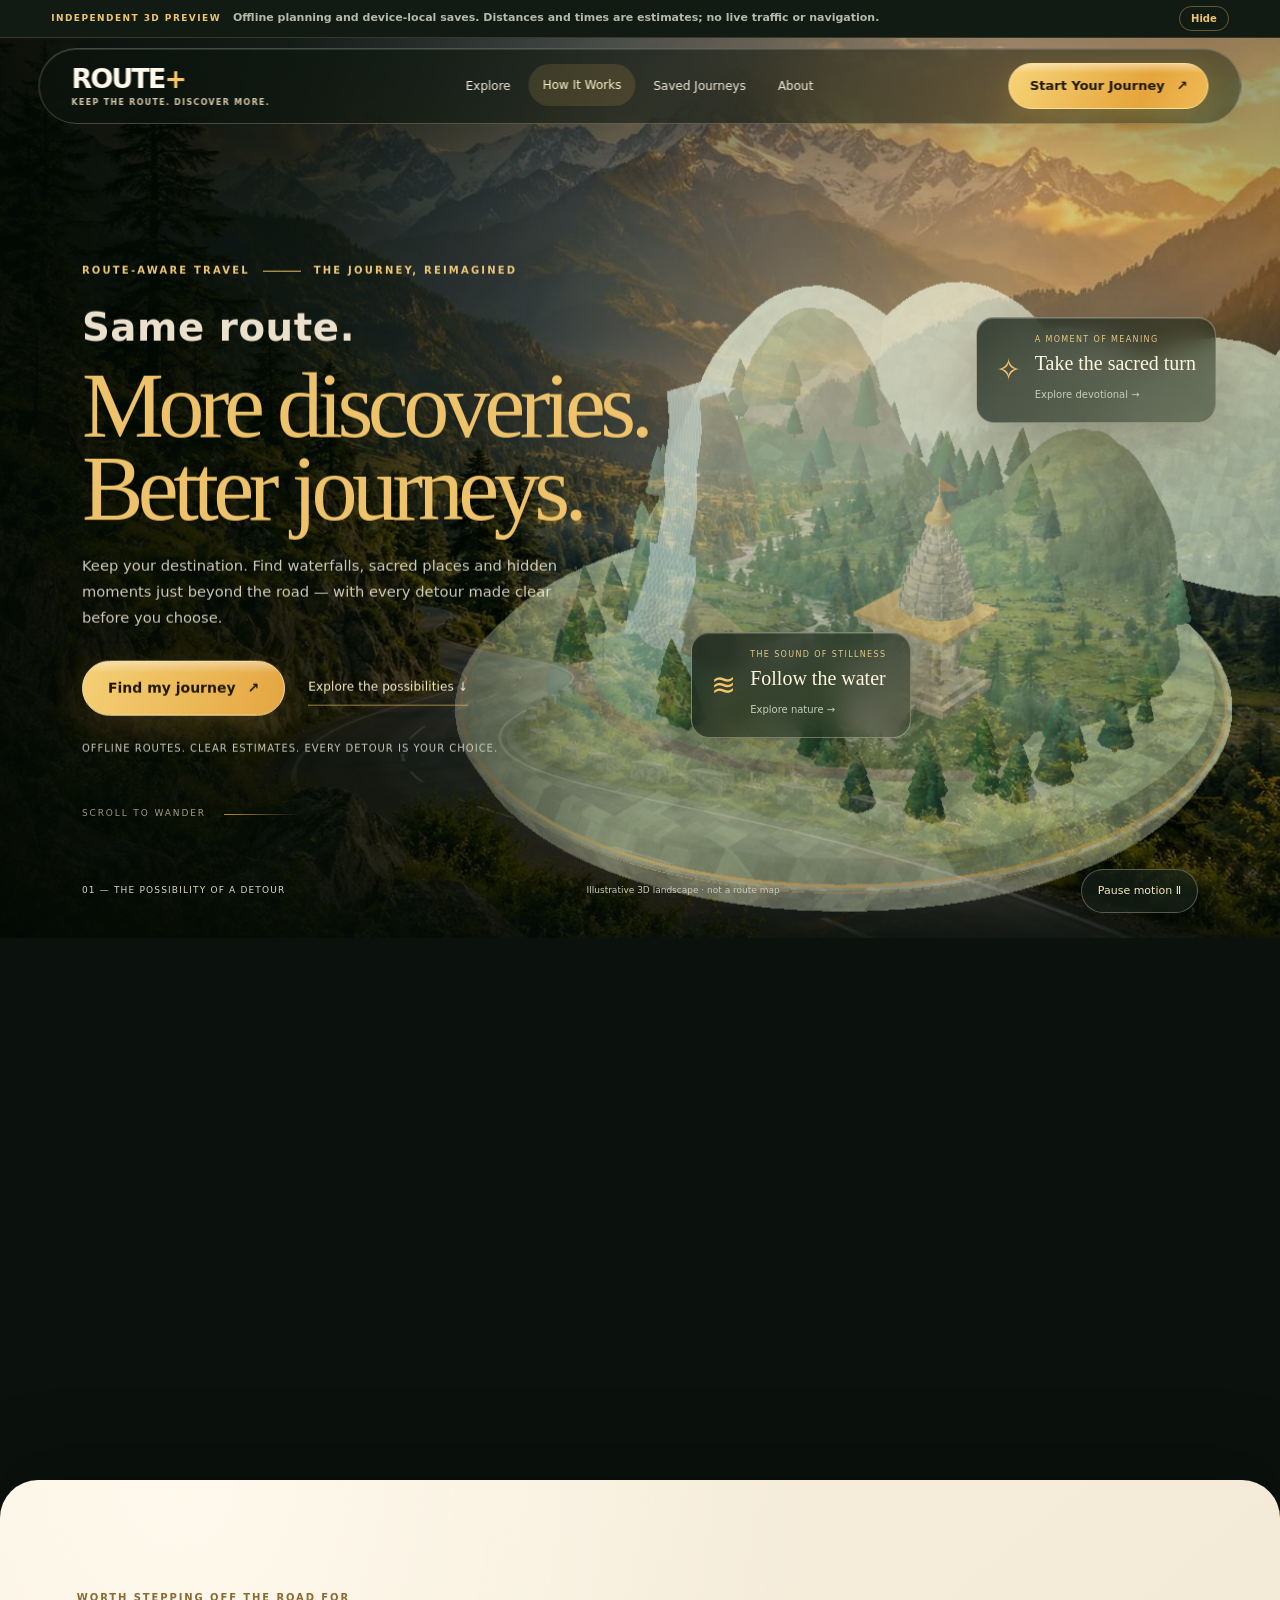
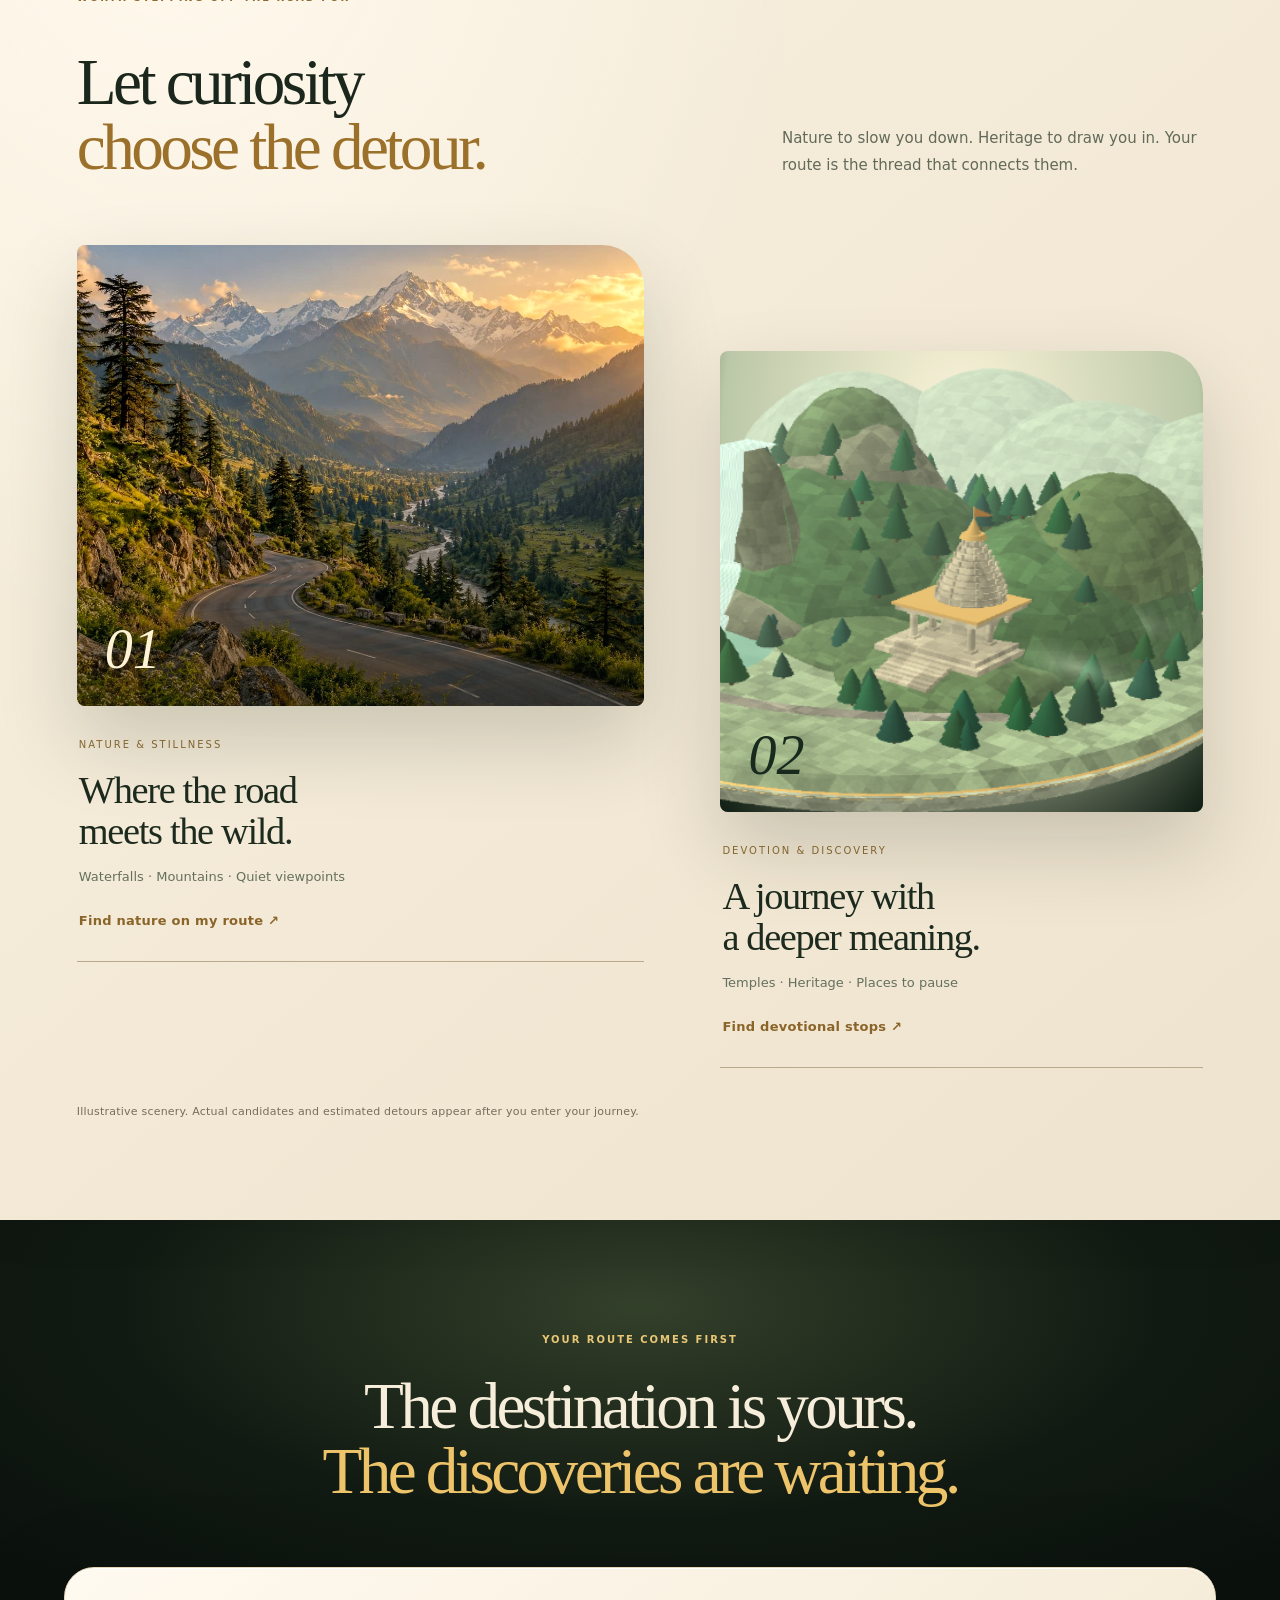
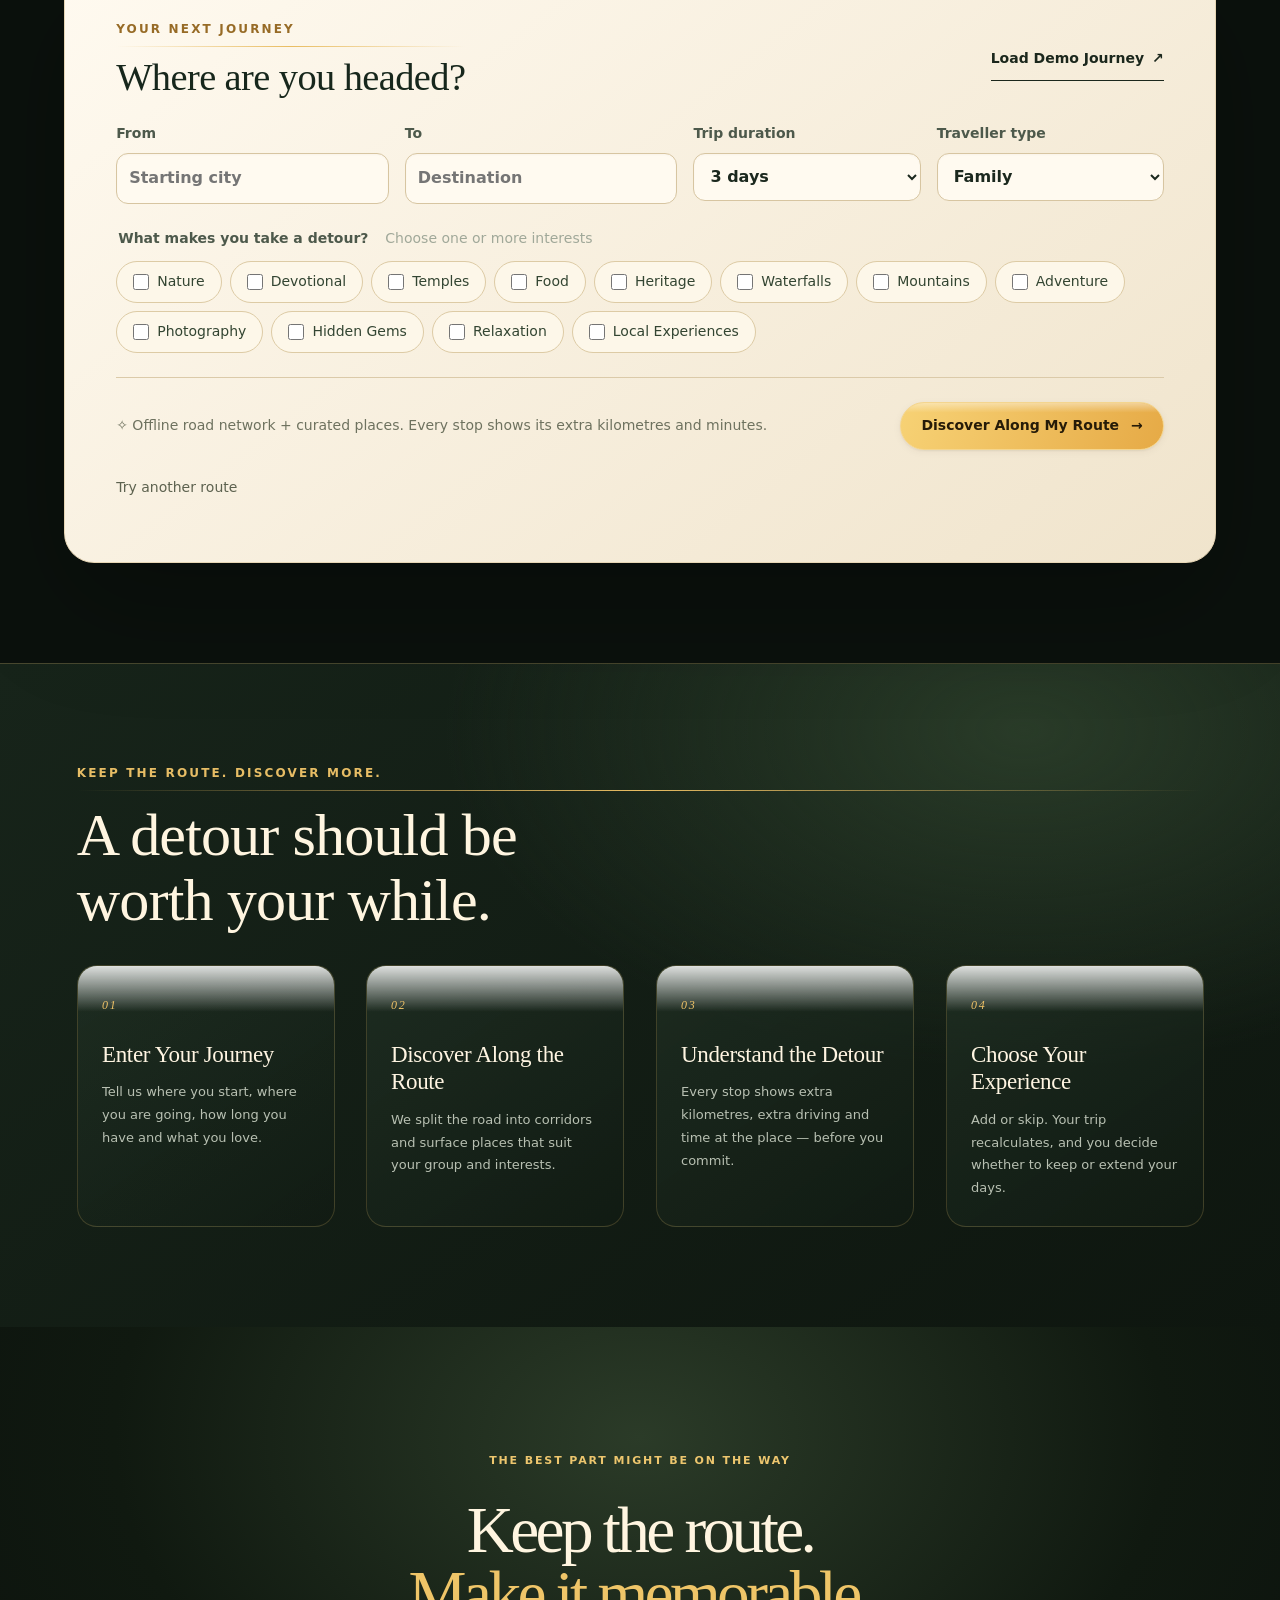
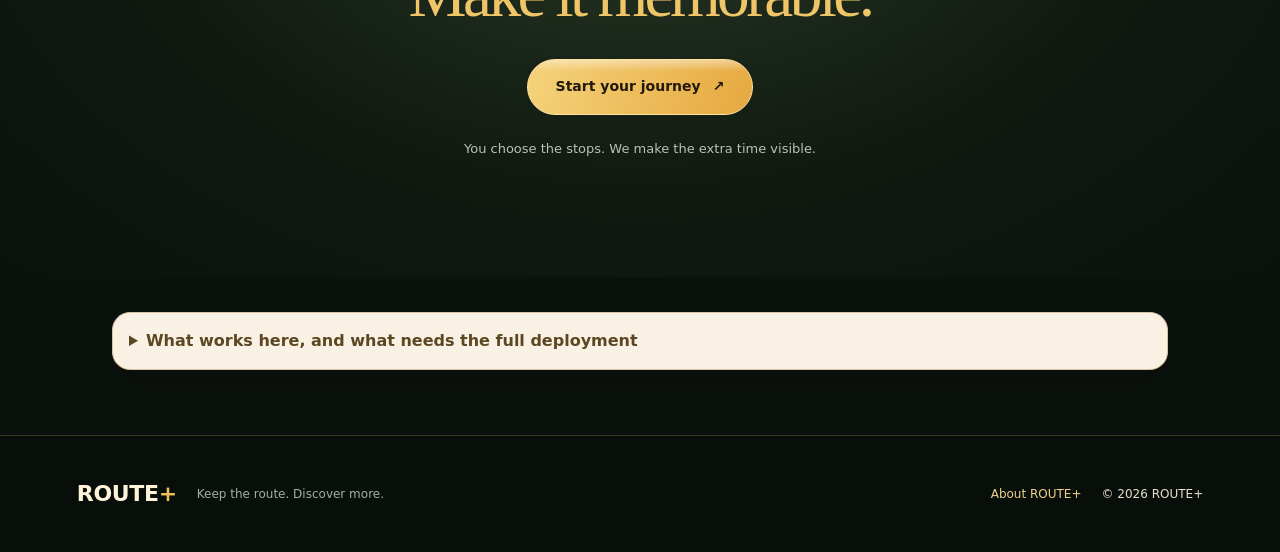
<file: index.html>
<!doctype html>
<html lang="en">
<head>
  <!-- ROUTE+ standalone build: generated by scripts/build-standalone.mjs. Edit files in web/ and shared/, not this file. -->
  <meta charset="UTF-8">
  <meta name="viewport" content="width=device-width, initial-scale=1">
  <meta name="description" content="ROUTE+ keeps your route fixed and reveals unforgettable places along it. Cinematic route-aware travel discovery with clear detour estimates.">
  <meta name="theme-color" content="#FAF8F0">
  <title>ROUTE+ — Same Route. More Discoveries.</title>
  <link rel="icon" href="data:image/svg+xml,%3Csvg xmlns='http://www.w3.org/2000/svg' viewBox='0 0 40 40'%3E%3Crect width='40' height='40' rx='10' fill='%23b54d23'/%3E%3Ctext x='7' y='29' font-family='Arial' font-weight='900' font-size='26' fill='white'%3ER%3C/text%3E%3C/svg%3E">
  <style>
/* ROUTE+ design tokens — ROYAL NATURE.
   The single source of truth for colour, type, spacing, radius, depth and
   motion. Components use these variables only, which is why re-tinting the
   whole product happens here and nowhere else.

   Identity: warm ivory paper, champagne and antique gold, forest green and
   earth brown — Indian nature and heritage as luxury travel editorial.
   Deliberately NO blue in the brand or UI; blue appears only as the live-GPS
   dot in the companion, where "you" must not read as "a stop". */
:root {
  /* ---------------------------------------------------- warm neutrals */
  --ivory: #FBF7EF;          /* warm ivory — the page */
  --porcelain: #FFFFFF;      /* porcelain white — raised surfaces */
  --bg: var(--ivory);
  --surface: var(--porcelain);
  --surface-2: #F5EFE3;
  --surface-3: #EDE4D4;
  --border: #E7DDC9;
  --border-strong: #CDBB97;

  /* ---------------------------------------------------- gold, earth, forest */
  --champagne: #D8B16A;      /* champagne gold — decorative, rules, glints */
  --gold-antique: #A9722C;   /* antique gold — accents on ivory */
  --amber-warm: #E99A35;     /* warm amber — sunrise, highlights */
  --earth: #76523A;          /* earth brown */
  --forest: #345342;         /* forest green */
  --forest-light: #4A6350;   /* forest, lifted — gradient partner */
  --stone: #786F64;          /* muted stone */
  --charcoal: #24211E;       /* dark charcoal — text */

  /* Interactive gold is a shade darker than the decorative antique gold so
     that white text on it clears AA (5.2:1) rather than sitting at 4.5:1. */
  --primary: #8C5C20;
  --primary-hover: #70481A;
  --primary-soft: #F6E9CF;
  --primary-ink: #7A4F1B;    /* gold as *text* on ivory — 5.6:1 */

  /* Legacy names the existing components already reference. Keeping them
     mapped is what re-tints every screen at once instead of touching 258
     call sites. */
  --orange: var(--amber-warm);
  --amber: var(--champagne);
  --gold: var(--gold-antique);
  --light-yellow: #FAF0D8;
  --brown: var(--earth);
  --text: var(--charcoal);
  --muted: var(--stone);
  --on-dark: #FDFBF6;

  /* ---------------------------------------------------- map */
  --map-surface: #F3EDE0;
  --map-land: #E8E0CC;
  --map-grid: #DED3BA;
  --route-main: #8C5C20;     /* the main road: gold, dominant */
  --route-casing: #FFFFFF;
  --route-detour: var(--forest);  /* optional: forest green, secondary */
  --route-selected: #A9722C;
  --gps: #2C6FD6;            /* the ONLY blue: live position */

  /* ---------------------------------------------------- status */
  --success: #2F6546;
  --success-surface: #E3EDE4;
  --warning: #7D4D10;
  --warning-surface: #F8EBCB;
  --danger: #8E3520;
  --danger-surface: #F5DDCE;
  --error: #A33127;

  /* ---------------------------------------------------- type */
  --font-display: "Iowan Old Style", "Palatino Linotype", Palatino, Georgia, "Times New Roman", serif;
  --font-body: "Segoe UI", system-ui, -apple-system, "Helvetica Neue", Arial, sans-serif;
  --fs-xs: 12px; --fs-sm: 14px; --fs-md: 16px; --fs-lg: 19px;
  --fs-xl: clamp(26px, 2.4vw, 34px);
  --fs-hero: clamp(38px, 4.6vw, 68px);
  --ls-eyebrow: .18em;       /* editorial letter-spacing for small caps */
  --ls-display: -.015em;     /* display serif wants slightly tighter tracking */
  --lh-display: 1.08;

  /* ---------------------------------------------------- spacing (4px base) */
  --s1: 4px; --s2: 8px; --s3: 12px; --s4: 16px; --s5: 24px; --s6: 32px; --s7: 48px; --s8: 64px;
  --s9: 96px;

  /* ---------------------------------------------------- shape */
  --radius-sm: 8px;
  --radius: 14px;
  --radius-lg: 22px;
  --radius-xl: 32px;
  --radius-pill: 999px;

  /* ---------------------------------------------------- depth
     Two-part shadows: a tight contact shadow plus a wide ambient one. That
     pairing is what reads as a real object on paper rather than a blurred
     rectangle. Tinted brown, never grey — grey shadows on ivory look dirty. */
  --shadow-sm: 0 1px 2px rgba(60, 42, 20, .07), 0 2px 8px rgba(60, 42, 20, .05);
  --shadow: 0 2px 4px rgba(60, 42, 20, .06), 0 14px 40px rgba(60, 42, 20, .09);
  --shadow-lg: 0 4px 8px rgba(60, 42, 20, .07), 0 30px 70px rgba(60, 42, 20, .14);
  --shadow-inset: inset 0 1px 0 rgba(255, 255, 255, .7);
  --gloss: linear-gradient(180deg, rgba(255,255,255,.85), rgba(255,255,255,0) 42%);
  --gold-rule: linear-gradient(90deg, transparent, var(--champagne), transparent);
  --backdrop: rgba(36, 33, 30, .58);
  --focus: 0 0 0 3px var(--bg), 0 0 0 6px var(--primary);

  /* ---------------------------------------------------- motion
     Short, confident, and all easing is a single family so unrelated
     components still feel like one product in motion. */
  --ease: cubic-bezier(.22, .61, .36, 1);
  --ease-out: cubic-bezier(.16, 1, .3, 1);
  --t-fast: 140ms;
  --t: 260ms;
  --t-slow: 520ms;
  --lift: translateY(-3px);
  --tilt-max: 6deg;

  --page-max: 1360px;
  --gutter: clamp(16px, 5vw, 64px);
}

/* Every animation in the product is written so that turning it off here is
   enough — nothing depends on an animation having run to become visible. */
@media (prefers-reduced-motion: reduce) {
  :root { --t-fast: 1ms; --t: 1ms; --t-slow: 1ms; --lift: none; --tilt-max: 0deg; }
}

</style>
  <style>
/* Base elements, buttons, form controls, header and footer. */
*, *::before, *::after { box-sizing: border-box; }
html { scroll-behavior: smooth; -webkit-text-size-adjust: 100%; }
body {
  margin: 0;
  background: var(--bg);
  color: var(--text);
  font: var(--fs-md)/1.55 var(--font-body);
  overflow-x: hidden;
}
h1, h2, h3, p { margin: 0; }
h1, h2 { font-family: var(--font-display); font-weight: 400; letter-spacing: -.02em; }
h2 { font-size: var(--fs-xl); line-height: 1.2; }
h3 { font-size: var(--fs-lg); line-height: 1.3; }
p { color: var(--muted); }
a { color: inherit; text-decoration: none; }
img { max-width: 100%; display: block; }
button, input, select { font: inherit; color: inherit; }
button { cursor: pointer; border: 0; background: none; padding: 0; touch-action: manipulation; }
button:disabled { opacity: .55; cursor: not-allowed; }
:focus-visible { outline: none; box-shadow: var(--focus); border-radius: 6px; }
[hidden] { display: none !important; }

.sr-only { position: absolute; width: 1px; height: 1px; overflow: hidden; clip: rect(0 0 0 0); white-space: nowrap; }
.skip-link { position: absolute; left: var(--s4); top: -60px; background: var(--text); color: var(--on-dark); padding: var(--s3) var(--s4); border-radius: var(--radius-sm); z-index: 20; }
.skip-link:focus { top: var(--s4); }

.eyebrow { display: block; font-size: var(--fs-xs); font-weight: 700; letter-spacing: .12em; text-transform: uppercase; color: var(--primary); }

/* Buttons */
.button {
  display: inline-flex; align-items: center; justify-content: center; gap: var(--s3);
  min-height: 46px; padding: 12px 20px;
  border: 1px solid var(--border-strong); border-radius: var(--radius-sm);
  background: var(--surface); font-size: var(--fs-sm); font-weight: 600;
  transition: transform .15s ease, background-color .15s ease, border-color .15s ease;
}
.button:hover:not(:disabled) { transform: translateY(-1px); background: var(--surface-2); }
.button.primary { background: var(--primary); border-color: var(--primary); color: var(--on-dark); }
.button.primary:hover:not(:disabled) { background: var(--primary-hover); }
.button.dark { background: var(--text); border-color: var(--text); color: var(--on-dark); }
.button.dark:hover:not(:disabled) { background: var(--charcoal); }
.button.small { min-height: 38px; padding: 8px 14px; font-size: var(--fs-xs); }
.button.danger { color: var(--danger); border-color: var(--danger-surface); }
.text-link { display: inline-flex; align-items: center; gap: var(--s2); min-height: 44px; font-size: var(--fs-sm); font-weight: 600; border-bottom: 1px solid currentColor; }
.text-link:hover { color: var(--primary); }

/* Forms */
label { display: block; font-size: var(--fs-sm); font-weight: 600; }
input, select, textarea {
  width: 100%; min-height: 48px; margin-top: var(--s2); padding: 12px;
  background: var(--surface); border: 1px solid var(--border-strong); border-radius: var(--radius-sm);
  font-size: var(--fs-md);
}
input:hover, select:hover { border-color: var(--brown); }
input[aria-invalid="true"] { border-color: var(--error); }
fieldset { border: 0; padding: 0; margin: var(--s5) 0; }
legend { font-size: var(--fs-sm); font-weight: 600; margin-bottom: var(--s3); }
legend span { color: var(--muted); font-weight: 400; margin-left: var(--s3); }
.error { display: block; color: var(--error); font-size: var(--fs-xs); font-weight: 500; }
.error:not(:empty) { margin-top: var(--s2); }

.chips { display: flex; flex-wrap: wrap; gap: var(--s2); }
.chip {
  display: inline-flex; align-items: center; gap: var(--s2);
  min-height: 44px; padding: 8px 16px;
  border: 1px solid var(--border-strong); border-radius: var(--radius-pill);
  background: var(--surface); font-size: var(--fs-sm); font-weight: 500; cursor: pointer;
  transition: background-color .15s, border-color .15s;
}
.chip:hover { border-color: var(--orange); }
.chip:has(input:checked), .chip.active { background: var(--primary-soft); border-color: var(--orange); color: var(--primary-hover); }
.chip input { width: 16px; height: 16px; min-height: 0; margin: 0; accent-color: var(--primary); }
.chip:has(input:focus-visible) { box-shadow: var(--focus); }

/* Header */
.header {
  position: sticky; top: 0; z-index: 10;
  display: flex; align-items: center; justify-content: space-between; gap: var(--s6);
  height: 84px; padding: 0 var(--gutter);
  background: color-mix(in srgb, var(--bg) 92%, transparent);
  backdrop-filter: saturate(1.2) blur(8px);
  border-bottom: 1px solid var(--border);
}
.logo { font-size: 28px; font-weight: 900; letter-spacing: -.06em; line-height: 1; font-family: var(--font-body); }
.logo span { color: var(--primary); }
.logo small { display: block; margin-top: 7px; font-size: 10px; font-weight: 600; letter-spacing: .14em; color: var(--muted); }
.header nav { display: flex; gap: var(--s5); font-size: var(--fs-sm); font-weight: 500; }
.header nav button { min-height: 44px; }
.header nav button:hover, .header nav button[aria-current="page"] { color: var(--primary); }
.account-link { border: 1px solid var(--border-strong) !important; border-radius: var(--radius-pill) !important; padding: 0 14px !important; }
.mobile-menu { display: none; width: 44px; height: 44px; font-size: 22px; border-radius: var(--radius-sm); }

/* Footer */
footer {
  display: flex; align-items: center; justify-content: space-between; gap: var(--s5);
  padding: var(--s6) var(--gutter); border-top: 1px solid var(--border); font-size: var(--fs-xs);
}
footer .logo { font-size: 22px; }
footer button { font-size: var(--fs-xs); min-height: 44px; }
footer button:hover { color: var(--primary); }

/* Toast */
#toast {
  position: fixed; left: 50%; bottom: var(--s5); transform: translate(-50%, 20px);
  max-width: min(92vw, 520px); padding: 12px 22px; border-radius: var(--radius-sm);
  background: var(--text); color: var(--on-dark); font-size: var(--fs-sm); box-shadow: var(--shadow);
  opacity: 0; pointer-events: none; transition: opacity .2s, transform .2s; z-index: 30;
}
#toast.visible { opacity: 1; transform: translate(-50%, 0); }

@keyframes spin { to { transform: rotate(360deg); } }
@keyframes rise { from { opacity: 0; transform: translateY(10px); } to { opacity: 1; transform: none; } }

</style>
  <style>
/* Landing page: hero, journey form, how it works. */
.hero {
  max-width: var(--page-max); margin: 0 auto; padding: var(--s7) var(--gutter);
  display: grid; grid-template-columns: 1.05fr 1fr; gap: clamp(28px, 5vw, 72px); align-items: center;
}
.hero-copy .eyebrow { font-size: 11px; }
.sun { font-size: 18px; margin-right: 6px; vertical-align: -2px; }
.hero h1 { font-size: var(--fs-hero); line-height: 1.08; margin: var(--s5) 0; }
.hero h1 em { color: var(--primary); }
.hero-copy > p { max-width: 460px; font-size: 18px; line-height: 1.65; }
.hero-actions { display: flex; flex-wrap: wrap; gap: var(--s3); margin-top: var(--s6); }
.hero-foot { display: flex; align-items: center; gap: var(--s3); margin-top: var(--s6); font-size: var(--fs-xs); color: var(--muted); }
.mini-route { width: 72px; height: 20px; color: var(--primary); }

.hero-image {
  position: relative; min-height: 540px; overflow: hidden;
  border-radius: 120px var(--radius) var(--radius) var(--radius);
  background: linear-gradient(160deg, var(--forest-light), var(--forest)); color: var(--on-dark);
  box-shadow: var(--shadow);
}
.hero-image::after { content: ""; position: absolute; inset: 0; background: linear-gradient(180deg, rgba(24,34,32,.1) 35%, rgba(23,37,30,.82)); }
.hero-image > img { position: absolute; inset: 0; width: 100%; height: 100%; object-fit: cover; }
.image-top, .image-note { position: absolute; z-index: 1; }
.image-top { top: 34px; left: 64px; right: 28px; font-size: 11px; letter-spacing: .16em; }
.image-note { left: 36px; right: 28px; bottom: 40px; }
.image-note .eyebrow { color: var(--champagne); }
.image-note h2 { font-size: clamp(30px, 3vw, 42px); line-height: 1.1; margin: var(--s3) 0; }
.image-note p { color: var(--surface-2); font-size: var(--fs-sm); }

.entry {
  width: calc(100% - 2 * var(--gutter)); max-width: calc(var(--page-max) - 2 * var(--gutter)); margin: 0 auto var(--s8);
  padding: clamp(20px, 3vw, 40px);
  background: var(--surface); border: 1px solid var(--border); border-radius: var(--radius-lg); box-shadow: var(--shadow);
  scroll-margin-top: 100px;
}
.section-intro { display: flex; justify-content: space-between; align-items: center; gap: var(--s5); margin-bottom: var(--s5); }
.section-intro h2 { margin-top: var(--s2); }
.form-grid { display: grid; grid-template-columns: 1.2fr 1.2fr 1fr 1fr; gap: var(--s4); }
.entry-bottom { display: flex; justify-content: space-between; align-items: center; gap: var(--s5); padding-top: var(--s5); border-top: 1px solid var(--border); }
.entry-bottom > span { font-size: var(--fs-sm); color: var(--muted); }
#generate { min-width: 250px; }
#generate[aria-busy="true"]::before { content: ""; width: 16px; height: 16px; border: 2px solid currentColor; border-right-color: transparent; border-radius: 50%; animation: spin .8s linear infinite; }
#form-status:not(:empty) { margin-top: var(--s4); padding: var(--s3) var(--s4); border-radius: var(--radius-sm); background: var(--light-yellow); color: var(--warning); font-size: var(--fs-sm); }
.sample-routes { margin-top: var(--s4); font-size: var(--fs-sm); color: var(--muted); }
.sample-routes summary { cursor: pointer; min-height: 44px; display: inline-flex; align-items: center; }
.sample-routes .chips { margin-top: var(--s2); }

.how {
  max-width: var(--page-max); margin: 0 auto var(--s8); padding: 0 var(--gutter);
  display: grid; grid-template-columns: repeat(4, minmax(0, 1fr)); gap: var(--s6);
  scroll-margin-top: 100px;
}
.how-head { grid-column: 1 / -1; }
.how-head h2 { margin-top: var(--s3); }
.how article { border-left: 2px solid var(--border); padding-left: var(--s5); }
.how article > span { font: italic 22px var(--font-display); color: var(--primary); }
.how h3 { margin: var(--s3) 0 var(--s2); font-size: 18px; }
.how p { font-size: 15px; }

</style>
  <style>
/* Route dashboard: summary, map, phases, discovery cards, journey panel. */
#dashboard { max-width: var(--page-max); margin: 0 auto; padding: var(--s6) var(--gutter) var(--s8); animation: rise .25s ease-out; }
.dashboard-top { display: flex; justify-content: space-between; align-items: flex-end; gap: var(--s5); }
.dashboard-top h1 { font-size: clamp(30px, 3.2vw, 42px); margin: var(--s2) 0; outline: none; }
.dashboard-top p { font-size: var(--fs-sm); }
.actions { display: flex; flex-wrap: wrap; gap: var(--s2); }

.summary {
  display: grid; grid-template-columns: repeat(5, minmax(0, 1fr)); margin: var(--s5) 0;
  background: var(--surface); border: 1px solid var(--border); border-radius: var(--radius);
}
.summary > div { padding: var(--s4) var(--s5); border-left: 1px solid var(--border); min-width: 0; }
.summary > div:first-child { border-left: 0; }
.summary small { display: block; font-size: 11px; letter-spacing: .1em; text-transform: uppercase; color: var(--muted); margin-bottom: 4px; }
.summary strong { font-size: 22px; font-weight: 600; font-variant-numeric: tabular-nums; }
.summary .fit-pill { margin-top: 6px; }

.fit-pill { display: inline-block; padding: 3px 10px; border-radius: var(--radius-pill); font-size: 11px; font-weight: 700; letter-spacing: .08em; }
.fit-pill.fits { background: var(--success-surface); color: var(--success); }
.fit-pill.near { background: var(--warning-surface); color: var(--warning); }
.fit-pill.exceeds { background: var(--danger-surface); color: var(--danger); }

/* Map */
.map-header { display: flex; justify-content: space-between; align-items: flex-end; gap: var(--s4); margin-bottom: var(--s3); }
.map-header h2 { font-size: 24px; margin-top: 4px; }
.mock-label { font-size: var(--fs-xs); color: var(--muted); background: var(--surface-2); padding: 4px 10px; border-radius: var(--radius-pill); }
.map-scroll { overflow-x: auto; border-radius: var(--radius); border: 1px solid var(--border); background: var(--map-surface); }
.map { position: relative; }
.map.schematic { min-width: 680px; } /* the schematic needs width; geographic maps scale */
.map svg { display: block; width: 100%; height: auto; }
.map .marker {
  position: absolute; transform: translate(-50%, -50%);
  display: inline-flex; align-items: center; gap: 6px;
  min-height: 36px; padding: 6px 12px 6px 8px;
  background: var(--surface); border: 1px solid var(--border-strong); border-radius: var(--radius-pill);
  box-shadow: var(--shadow-sm); font-size: 12px; font-weight: 600; white-space: nowrap;
  transition: transform .15s, border-color .15s;
}
.map .marker .pin { display: grid; place-items: center; width: 22px; height: 22px; border-radius: 50%; background: var(--primary-soft); color: var(--primary); font-size: 12px; }
.map .marker:hover, .map .marker:focus-visible { z-index: 3; border-color: var(--primary); transform: translate(-50%, -50%) scale(1.04); }
.map .marker.added { background: var(--primary); color: var(--on-dark); border-color: var(--primary); }
.map .marker.added .pin { background: var(--on-dark); color: var(--primary); }
.map .marker.compact .marker-name { display: none; }
.map .marker.compact { padding: 6px; }
.map .you-are-here { position: absolute; transform: translate(-50%, -50%); width: 18px; height: 18px; border-radius: 50%; background: var(--gps); border: 3px solid var(--porcelain); box-shadow: 0 0 0 6px rgba(44,111,214,.25); }

.map-legend { display: flex; flex-wrap: wrap; gap: var(--s5); margin: var(--s3) 0 var(--s5); font-size: var(--fs-xs); color: var(--muted); }
.map-legend span { display: inline-flex; align-items: center; gap: var(--s2); }
.solid, .dashed { display: inline-block; width: 26px; }
.solid { border-top: 4px solid var(--route-main); }
.dashed { border-top: 2px dashed var(--route-detour); }
.dot { display: inline-block; width: 12px; height: 12px; border-radius: 50%; background: var(--surface); border: 2px solid var(--primary); }
.dot.added { background: var(--primary); }

/* Phases */
.phases { display: grid; grid-template-columns: repeat(5, minmax(0, 1fr)); gap: var(--s2); margin-bottom: var(--s7); }
.phase { text-align: left; padding: var(--s3); border-bottom: 3px solid var(--border); border-radius: var(--radius-sm) var(--radius-sm) 0 0; font-size: var(--fs-sm); font-weight: 600; min-height: 64px; }
.phase small { display: block; font-size: 11px; letter-spacing: .1em; color: var(--muted); font-weight: 600; margin-bottom: 2px; }
.phase .phase-meta { display: block; font-size: 11px; font-weight: 400; color: var(--muted); margin-top: 2px; }
.phase:hover { background: var(--surface-2); }
.phase.active { border-color: var(--primary); background: var(--primary-soft); color: var(--primary-hover); }

/* Discovery */
.discovery-layout { display: grid; grid-template-columns: minmax(0, 1fr) 320px; gap: var(--s6); align-items: start; }
.result-count { font-size: var(--fs-sm); color: var(--muted); }
.filters { display: grid; grid-template-columns: repeat(5, minmax(0, 1fr)); gap: var(--s2); margin-bottom: var(--s5); }
.filters label { font-size: var(--fs-xs); font-weight: 600; color: var(--muted); }
.filters select { min-height: 42px; padding: 8px; font-size: var(--fs-sm); margin-top: 4px; }

.cards { display: grid; grid-template-columns: repeat(2, minmax(0, 1fr)); gap: var(--s5); }
.card { display: flex; flex-direction: column; background: var(--surface); border: 1px solid var(--border); border-radius: var(--radius); overflow: hidden; transition: transform .15s, box-shadow .15s; animation: rise .25s ease-out both; }
.card:hover { transform: translateY(-2px); box-shadow: var(--shadow); }
.card-image { position: relative; aspect-ratio: 5 / 3; background: var(--surface-3); }
.card-image img { width: 100%; height: 100%; object-fit: cover; }
.tag { position: absolute; left: var(--s3); bottom: var(--s3); padding: 4px 10px; border-radius: 6px; background: var(--surface); color: var(--primary); font-size: 11px; font-weight: 700; letter-spacing: .08em; text-transform: uppercase; }
.score-badge { position: absolute; right: var(--s3); top: var(--s3); padding: 4px 10px; border-radius: var(--radius-pill); background: rgba(47,42,34,.82); color: var(--on-dark); font-size: 11px; font-weight: 700; }
.card-body { display: flex; flex-direction: column; flex: 1; padding: var(--s4) var(--s5) var(--s5); }
.card h3 { font: 400 22px/1.2 var(--font-display); }
.card .place-sub { font-size: var(--fs-xs); margin-top: 2px; }
.impact-row { display: flex; flex-wrap: wrap; gap: var(--s2); margin: var(--s3) 0; }
.impact-row span { padding: 4px 10px; border-radius: var(--radius-pill); background: var(--primary-soft); color: var(--primary-hover); font-size: 13px; font-weight: 700; font-variant-numeric: tabular-nums; }
.impact-row span.visit { background: var(--surface-2); color: var(--text); font-weight: 600; }
.reasons { list-style: none; margin: 0; padding: 0; font-size: 13px; color: var(--success); }
.reasons li::before { content: "✓ "; font-weight: 700; }
.warnings { list-style: none; margin: 4px 0 0; padding: 0; font-size: 13px; color: var(--warning); }
.warnings li::before { content: "! "; font-weight: 700; }
.recommended-for { font-size: 13px; margin-top: var(--s2); }
.card-actions { display: grid; grid-template-columns: 1fr 1fr 1fr; gap: var(--s2); margin-top: auto; padding-top: var(--s4); }
.card-actions .button { min-height: 44px; padding: 8px; }

.empty { grid-column: 1 / -1; padding: var(--s7) var(--s5); text-align: center; border: 1px dashed var(--border-strong); border-radius: var(--radius); background: var(--surface); }
.empty h3 { font: 400 26px var(--font-display); margin-bottom: var(--s3); }
.empty p { max-width: 440px; margin: 0 auto var(--s4); font-size: var(--fs-sm); }
.empty .actions { justify-content: center; }

/* Journey panel */
.selected { position: sticky; top: 100px; padding: var(--s5); background: var(--surface-2); border: 1px solid var(--border); border-radius: var(--radius); }
.selected h2 { font-size: 24px; margin: 4px 0 var(--s3); }
.selected p { font-size: var(--fs-sm); }
.baseline { padding: var(--s3) 0; border-bottom: 1px solid var(--border); font-size: var(--fs-sm); }
.baseline strong { display: block; }
.stops { list-style: none; margin: 0; padding: 0; }
.stop { padding: var(--s3) 0; border-bottom: 1px solid var(--border); }
.stop h3 { font-size: 15px; }
.stop small { display: block; font-size: var(--fs-xs); color: var(--muted); margin-top: 2px; }
.stop-actions { display: flex; gap: var(--s4); }
.stop-actions button { min-height: 36px; font-size: 13px; font-weight: 600; color: var(--primary); }
.fit { margin: var(--s4) 0; padding: var(--s3) var(--s4); border-radius: var(--radius-sm); font-size: var(--fs-sm); }
.fit.fits { background: var(--success-surface); color: var(--success); }
.fit.near { background: var(--warning-surface); color: var(--warning); }
.fit.exceeds { background: var(--danger-surface); color: var(--danger); }
.removal-list { display: grid; gap: 4px; margin: var(--s2) 0 var(--s3); }
.removal-list button { text-align: left; font-size: 13px; min-height: 36px; color: var(--primary); text-decoration: underline; }
.selected details { font-size: 13px; color: var(--muted); margin-top: var(--s3); }
.selected summary { cursor: pointer; min-height: 40px; display: flex; align-items: center; }
.day-plan { list-style: none; margin: var(--s2) 0 0; padding: 0; display: grid; gap: var(--s2); }
.day-plan li { padding: var(--s2) var(--s3); background: var(--surface); border-radius: var(--radius-sm); font-size: 13px; }
.day-plan b { color: var(--text); }
.panel-actions { display: grid; gap: var(--s2); margin-top: var(--s4); }

/* Phone-only trip impact bar */
.impact-bar { display: none; }
.more-row { grid-column: 1 / -1; display: flex; justify-content: center; }

</style>
  <style>
/* Dialogs: place detail (side panel on desktop, bottom sheet on mobile),
   duration warning, saved journeys, account and about. */
dialog {
  width: min(560px, calc(100% - 32px)); max-height: 90vh; overflow: auto;
  padding: var(--s6); border: 1px solid var(--border); border-radius: var(--radius-lg);
  background: var(--surface); color: var(--text); box-shadow: var(--shadow);
}
dialog::backdrop { background: var(--backdrop); backdrop-filter: blur(3px); }
dialog[open] { animation: rise .2s ease-out; }
dialog h2 { margin: var(--s3) 0; }
dialog p { margin: var(--s3) 0; font-size: 15px; }
dialog .close { position: absolute; top: 12px; right: 12px; width: 44px; height: 44px; border-radius: 50%; background: var(--surface); font-size: 26px; line-height: 1; z-index: 2; box-shadow: var(--shadow-sm); }
dialog .close:hover { background: var(--surface-2); }
dialog .actions { margin-top: var(--s5); }
dialog > h3, #account h3 { margin: var(--s5) 0 var(--s2); font-size: 16px; }

/* Place detail: right-hand side panel on wide screens */
.detail-dialog {
  width: min(520px, 100%); height: 100vh; max-height: 100vh; margin: 0 0 0 auto;
  padding: 0; border-radius: var(--radius-lg) 0 0 var(--radius-lg); border-right: 0;
}
.detail-dialog[open] { animation: slide-in .22s ease-out; }
@keyframes slide-in { from { transform: translateX(40px); opacity: 0; } to { transform: none; opacity: 1; } }
.detail-image { width: 100%; aspect-ratio: 16 / 9; object-fit: cover; background: var(--surface-3); }
.detail-content { padding: var(--s5) var(--s6) 0; }
.detail-content h2 { font-size: 32px; margin: var(--s2) 0; }
.detail-content h3 { font-size: 15px; margin: var(--s5) 0 var(--s2); }
.detail-content ul { margin: 0; padding-left: 20px; font-size: var(--fs-sm); color: var(--muted); }
.detail-impact { display: grid; grid-template-columns: repeat(2, minmax(0, 1fr)); gap: var(--s3); margin-top: var(--s4); }
.detail-impact div { padding: var(--s3); border-radius: var(--radius-sm); background: var(--primary-soft); }
.detail-impact small, .detail-grid small { display: block; font-size: 11px; letter-spacing: .08em; text-transform: uppercase; color: var(--muted); margin-bottom: 2px; }
.detail-impact strong { font-size: 20px; color: var(--primary-hover); }
.detail-grid { display: grid; grid-template-columns: repeat(2, minmax(0, 1fr)); gap: var(--s3); padding: var(--s4); background: var(--surface-2); border-radius: var(--radius-sm); font-size: var(--fs-sm); }
.caution { margin: var(--s4) 0; padding: var(--s3) var(--s4); border-left: 3px solid var(--amber); background: var(--light-yellow); color: var(--warning); font-size: var(--fs-sm); border-radius: 0 var(--radius-sm) var(--radius-sm) 0; }
.source-note { font-size: var(--fs-xs) !important; }
.detail-actions { position: sticky; bottom: 0; display: flex; gap: var(--s2); padding: var(--s4) var(--s6); margin-top: var(--s5); background: var(--surface); border-top: 1px solid var(--border); }
.detail-actions .button { flex: 1; }
.score-table { width: 100%; border-collapse: collapse; font-size: 13px; }
.score-table td { padding: 4px 0; border-bottom: 1px solid var(--border); }
.score-table td:last-child { text-align: right; font-variant-numeric: tabular-nums; font-weight: 600; }
.feedback-row { display: flex; flex-wrap: wrap; gap: var(--s2); }

/* Warning */
.compare { display: grid; grid-template-columns: 1fr auto 1fr; align-items: center; gap: var(--s3); margin: var(--s4) 0; }
.compare div { padding: var(--s4); border-radius: var(--radius-sm); background: var(--surface-2); text-align: center; }
.compare div.updated { background: var(--danger-surface); color: var(--danger); }
.compare strong { display: block; font: 400 30px var(--font-display); }
.compare small { font-size: 11px; letter-spacing: .1em; text-transform: uppercase; }
.why-list { font-size: var(--fs-sm); color: var(--muted); padding-left: 20px; }

.saved-row { display: flex; justify-content: space-between; align-items: center; gap: var(--s4); padding: var(--s4) 0; border-top: 1px solid var(--border); }
.saved-row p { margin: 2px 0 0; font-size: 13px; }

.auth-form { display: grid; gap: var(--s3); }
.auth-switch { font-size: var(--fs-sm); }
.auth-switch button { color: var(--primary); font-weight: 600; text-decoration: underline; min-height: 40px; }

</style>
  <style>
/* Tablet and mobile layouts. Mobile is designed, not shrunk:
   the map scrolls sideways, markers become compact, the journey panel moves
   above the cards, and place details open as a bottom sheet. */
@media (max-width: 1100px) {
  .form-grid { grid-template-columns: 1fr 1fr; }
  .how { grid-template-columns: repeat(2, minmax(0, 1fr)); }
  .discovery-layout { grid-template-columns: minmax(0, 1fr) 280px; }
  .cards { grid-template-columns: 1fr; }
  .filters { grid-template-columns: repeat(3, minmax(0, 1fr)); }
  .header nav { gap: var(--s4); }
}

@media (max-width: 820px) {
  .header { height: 70px; }
  .header-cta { display: none; }
  .mobile-menu { display: grid; place-items: center; }
  /* Scoped to #nav — the planner's collapsible menu, which #menu-toggle opens.
     A plain `.header nav` here would also hide the companion's header nav,
     which has no menu button to reopen it. */
  .header #nav {
    display: none; position: absolute; top: 70px; left: 0; right: 0;
    flex-direction: column; gap: 0; padding: var(--s2) var(--gutter) var(--s4);
    background: var(--surface); border-bottom: 1px solid var(--border); box-shadow: var(--shadow);
  }
  .header #nav.open { display: flex; }
  .header #nav button { text-align: left; padding: var(--s3) 0; border-bottom: 1px solid var(--border); }
  .account-link { border-radius: var(--radius-sm) !important; margin-top: var(--s2); padding: var(--s3) !important; }

  .hero { grid-template-columns: 1fr; padding-top: var(--s5); }
  .hero-image { min-height: 320px; border-top-left-radius: 70px; order: -1; }
  .image-top { left: 48px; top: 24px; }
  .hero-copy > p { font-size: 17px; }
  .hero-actions .button { flex: 1 1 200px; }

  .summary { grid-template-columns: repeat(3, minmax(0, 1fr)); }
  .summary > div:nth-child(4) { border-left: 0; }
  .summary > div:nth-child(n+4) { border-top: 1px solid var(--border); }
  .summary strong { font-size: 18px; }
  .summary > div { padding: var(--s3); }

  .dashboard-top { flex-direction: column; align-items: stretch; }
  .dashboard-top .actions .button { flex: 1; }
  .map-header { flex-direction: column; align-items: flex-start; }
  .phases { display: flex; overflow-x: auto; scroll-snap-type: x mandatory; margin-bottom: var(--s5); }
  .phase { flex: 0 0 150px; scroll-snap-align: start; }

  .discovery-layout { display: flex; flex-direction: column; }
  .impact-bar:not([hidden]) {
    position: fixed; left: 0; right: 0; bottom: 0; z-index: 9;
    display: flex; justify-content: space-between; align-items: center; gap: var(--s3);
    padding: 10px var(--gutter) calc(10px + env(safe-area-inset-bottom));
    background: var(--surface); border-top: 1px solid var(--border); box-shadow: 0 -6px 20px rgba(52,34,14,.08);
    font-size: 13px;
  }
  .impact-bar .fit-pill { min-height: 36px; padding: 6px 12px; }
  #dashboard { padding-bottom: 96px; }
  .selected { position: static; width: 100%; }
  .filters { grid-template-columns: repeat(2, minmax(0, 1fr)); }

  /* Bottom sheet for place details */
  .detail-dialog {
    width: 100%; max-width: 100%; height: auto; max-height: 92dvh;
    margin: auto 0 0; border-radius: var(--radius-lg) var(--radius-lg) 0 0; border-right: 1px solid var(--border);
  }
  .detail-dialog[open] { animation: sheet-up .22s ease-out; }
  .detail-dialog::before { content: ""; display: block; width: 44px; height: 5px; margin: 8px auto 0; border-radius: 3px; background: var(--border-strong); position: sticky; top: 8px; z-index: 3; }
  .detail-content { padding: var(--s4) var(--s5) 0; }
  .detail-actions { padding: var(--s3) var(--s5) calc(var(--s3) + env(safe-area-inset-bottom)); }
  footer { flex-wrap: wrap; }
  footer p { display: none; }
}
@keyframes sheet-up { from { transform: translateY(40px); opacity: 0; } to { transform: none; opacity: 1; } }

@media (max-width: 560px) {
  .form-grid { grid-template-columns: 1fr; }
  .how { grid-template-columns: 1fr; }
  .section-intro { flex-direction: column; align-items: flex-start; }
  .entry-bottom { flex-direction: column; align-items: stretch; }
  #generate { width: 100%; min-width: 0; }
  legend span { display: block; margin: 4px 0 0; }
  .summary { grid-template-columns: repeat(2, minmax(0, 1fr)); }
  .summary > div:nth-child(3), .summary > div:nth-child(5) { border-left: 0; }
  .summary > div:nth-child(4) { border-left: 1px solid var(--border); }
  .summary > div:nth-child(n+3) { border-top: 1px solid var(--border); }
  .summary > div:last-child { grid-column: 1 / -1; }
  .map.schematic { min-width: 600px; }
  .map .marker .marker-name { display: none; }
  .map .marker { padding: 5px; min-width: 36px; min-height: 36px; justify-content: center; }
  .card-actions { grid-template-columns: 1fr 1fr; }
  .card-actions .explore { grid-column: 1 / -1; }
  .detail-impact, .detail-grid { grid-template-columns: 1fr 1fr; }
  .compare strong { font-size: 24px; }
  dialog { padding: var(--s5); }
}

@media (prefers-reduced-motion: reduce) {
  *, *::before, *::after { animation: none !important; transition: none !important; scroll-behavior: auto !important; }
}

</style>
  <!-- Depth and motion layer: loaded last so it enhances the components the
       stylesheets above lay out. Removing it leaves the product working. -->
  <style>
/* ROUTE+ — ROYAL NATURE depth and motion layer.
   Loaded LAST, so it adds dimension and movement to the components the other
   stylesheets already lay out. Nothing here changes a layout or a selector's
   meaning: remove this file and the product still works, plainly.

   Every effect obeys two rules:
     1. content is visible without JavaScript and without animation — motion
        only changes HOW it arrives, never WHETHER it is there;
     2. transforms stay on compositor properties (transform/opacity) so a
        low-powered phone is not asked to repaint on scroll. */

/* ------------------------------------------------------------ editorial type */
h1, h2, h3, .logo { letter-spacing: var(--ls-display); }
h1, h2 { line-height: var(--lh-display); }
.eyebrow {
  letter-spacing: var(--ls-eyebrow);
  text-transform: uppercase;
  font-size: var(--fs-xs);
  font-weight: 700;
  color: var(--primary-ink);
}
/* A hairline gold rule under section eyebrows — the editorial signature. */
.section-intro .eyebrow::after,
.how-head .eyebrow::after {
  content: "";
  display: block;
  height: 1px;
  margin-top: var(--s2);
  background: var(--gold-rule);
}
h1 em, h2 em { font-style: italic; color: var(--primary-ink); }

/* ------------------------------------------------------------ paper grain
   One repeating SVG turbulence tile at very low opacity. It stops the large
   ivory areas reading as flat #FBF7EF and costs nothing to paint. */
body::before {
  content: "";
  position: fixed;
  inset: 0;
  /* Behind every sibling, WITHOUT giving them a stacking position of their own:
     `body > *` with position:relative silently overrode position:fixed on the
     mobile bottom sheet and un-anchored it. */
  z-index: -1;
  pointer-events: none;
  opacity: .035;
  background-image: url("data:image/svg+xml,%3Csvg xmlns='http://www.w3.org/2000/svg' width='180' height='180'%3E%3Cfilter id='g'%3E%3CfeTurbulence type='fractalNoise' baseFrequency='.85' numOctaves='3'/%3E%3C/filter%3E%3Crect width='180' height='180' filter='url(%23g)'/%3E%3C/svg%3E");
}

/* ------------------------------------------------------------ 3D surfaces
   `.lift` is the shared recipe for anything that should read as a physical
   card: contact + ambient shadow, a hairline inner highlight along the top
   edge, and a gloss sheen that only exists on the upper 40%. */
.card, .selected, .summary > *, .how article, .detail-dialog, dialog, .phases button {
  box-shadow: var(--shadow-sm), var(--shadow-inset);
  transition: transform var(--t) var(--ease), box-shadow var(--t) var(--ease);
}
.card, .how article {
  position: relative;
  overflow: hidden;
  isolation: isolate;
}
.card::after, .how article::after {
  content: "";
  position: absolute;
  inset: 0 0 auto;
  height: 42%;
  background: var(--gloss);
  pointer-events: none;
  z-index: -1;
}

/* Hover/focus lift. Keyboard focus gets the same lift as the mouse, so the
   two ways of using the product feel the same. */
.card:hover, .card:focus-within,
.how article:hover {
  transform: var(--lift);
  box-shadow: var(--shadow), var(--shadow-inset);
}

/* Pointer-driven tilt. motion.js sets --rx/--ry per card; with no JS, or with
   reduced motion, both are 0 and this collapses to the plain lift above. */
.tilt {
  --rx: 0deg; --ry: 0deg;
  transform-style: preserve-3d;
  will-change: transform;
}
.tilt:hover {
  transform: perspective(900px) rotateX(var(--rx)) rotateY(var(--ry)) translateY(-3px);
}
.tilt > * { transform: translateZ(0); }

/* ------------------------------------------------------------ hero scene
   A layered landscape: photographic mid-ground (a real project asset) with
   SVG depth planes in front of and behind it. Each plane is translated by
   motion.js at its own rate, which is what produces the sense of distance. */
.hero-scene {
  position: relative;
  border-radius: var(--radius-xl);
  overflow: hidden;
  isolation: isolate;
  box-shadow: var(--shadow-lg);
  background: linear-gradient(176deg, #F7EFDD 0%, #F2E4C9 38%, #E9DCC0 62%, #DCD2BA 100%);
}
.hero-layer {
  position: absolute;
  inset: -4% -2%;
  will-change: transform;
  pointer-events: none;
  background-repeat: no-repeat;
  background-position: bottom center;
  background-size: 102% auto;
}
.hero-layer svg { width: 100%; height: 100%; display: block; }
.hero-photo {
  position: relative;
  display: block;
  width: 100%;
  height: auto;
  /* The photograph is the middle distance: warmed and slightly desaturated so
     the gold and forest layers in front of it stay the loudest thing. */
  filter: saturate(.92) contrast(1.04) sepia(.06);
  mix-blend-mode: multiply;
  opacity: .96;
}
/* Sun glow, behind everything, breathing very slowly. */
.hero-sun {
  position: absolute;
  top: 12%; left: 62%;
  width: 34%; aspect-ratio: 1;
  border-radius: 50%;
  background: radial-gradient(circle, rgba(233,154,53,.55), rgba(216,177,106,.22) 42%, transparent 70%);
  animation: sun-breathe 9s var(--ease) infinite alternate;
  pointer-events: none;
}
@keyframes sun-breathe { from { transform: scale(1); opacity: .75; } to { transform: scale(1.08); opacity: 1; } }
/* Mist drifting across the valley floor. */
.hero-mist {
  position: absolute;
  inset: auto 0 0;
  height: 38%;
  background: linear-gradient(0deg, rgba(251,247,239,.92), rgba(251,247,239,.35) 45%, transparent);
  pointer-events: none;
}
.hero-mist::after {
  content: "";
  position: absolute;
  inset: 0;
  background: radial-gradient(60% 70% at 20% 90%, rgba(255,255,255,.75), transparent 70%),
              radial-gradient(50% 60% at 78% 95%, rgba(255,255,255,.6), transparent 70%);
  animation: mist-drift 22s linear infinite alternate;
}
@keyframes mist-drift { from { transform: translateX(-3%); } to { transform: translateX(3%); } }

/* The route ribbon drawn over the scene: the product's own idea, visualised.
   Solid gold main line, dashed forest detour, exactly as the map renders it. */
.hero-ribbon { position: absolute; inset: 0; width: 100%; height: 100%; pointer-events: none; }
.hero-ribbon .main { stroke: var(--route-main); stroke-width: 3.2; fill: none; stroke-linecap: round;
  filter: drop-shadow(0 1px 2px rgba(60,42,20,.35)); }
.hero-ribbon .casing { stroke: rgba(255,255,255,.9); stroke-width: 7; fill: none; stroke-linecap: round; }
.hero-ribbon .spur { stroke: var(--route-detour); stroke-width: 2; fill: none; stroke-dasharray: 5 5; stroke-linecap: round; }
.hero-ribbon .pin { fill: var(--route-selected); }
.hero-ribbon .pin-hollow { fill: #fff; stroke: var(--route-main); stroke-width: 2.4; }
/* The line draws itself once on arrival, then stops. */
.hero-ribbon .draw { stroke-dasharray: 420; stroke-dashoffset: 420; animation: draw 1.6s var(--ease-out) .35s forwards; }
.hero-ribbon .spur.draw { stroke-dasharray: 5 5; stroke-dashoffset: 0; opacity: 0; animation: spur-in .5s var(--ease-out) 1.5s forwards; }
@keyframes draw { to { stroke-dashoffset: 0; } }
@keyframes spur-in { to { opacity: 1; } }
@media (prefers-reduced-motion: reduce) {
  .hero-ribbon .draw { stroke-dashoffset: 0; animation: none; }
  .hero-ribbon .spur.draw { opacity: 1; animation: none; }
  .hero-sun, .hero-mist::after { animation: none; }
}

/* The caption plate sitting on the scene. */
.hero-plate {
  position: absolute;
  inset: auto var(--s5) var(--s5) var(--s5);
  padding: var(--s4) var(--s5);
  border-radius: var(--radius-lg);
  background: rgba(255, 253, 248, .82);
  backdrop-filter: blur(10px) saturate(1.1);
  border: 1px solid rgba(255, 255, 255, .8);
  box-shadow: var(--shadow), var(--shadow-inset);
  max-width: 30rem;
}
.hero-plate h2 { font-size: var(--fs-xl); margin: var(--s1) 0 var(--s2); }
.hero-plate p { color: var(--muted); font-size: var(--fs-sm); margin: 0; }

/* ------------------------------------------------------------ scroll reveal
   The element is at rest in its final position; motion.js removes `.reveal`
   once it has been seen. If the script never runs, `.revealed` is applied by
   a no-JS fallback below, so content cannot get stuck invisible. */
.reveal { opacity: 0; transform: translateY(18px); }
.reveal.revealed,
.no-motion .reveal { opacity: 1; transform: none; }
.reveal { transition: opacity var(--t-slow) var(--ease-out), transform var(--t-slow) var(--ease-out); }
/* Children stagger by index, set by motion.js as --i. */
.reveal { transition-delay: calc(var(--i, 0) * 70ms); }

/* ------------------------------------------------------------ parallax shell */
.parallax { will-change: transform; }

/* ------------------------------------------------------------ micro-interactions */
.button {
  position: relative;
  overflow: hidden;
  transition: transform var(--t-fast) var(--ease), box-shadow var(--t) var(--ease), background var(--t-fast) var(--ease);
}
.button::before {
  content: "";
  position: absolute;
  inset: 0 0 auto;
  height: 50%;
  background: var(--gloss);
  opacity: .5;
  pointer-events: none;
}
.button:hover:not(:disabled) { transform: var(--lift); box-shadow: var(--shadow); }
.button:active:not(:disabled) { transform: translateY(0) scale(.985); box-shadow: var(--shadow-sm); }
.button.primary, .button.dark { box-shadow: var(--shadow-sm); }
/* A gold sweep across the primary action on hover — one pass, not a loop. */
.button.primary::after {
  content: "";
  position: absolute;
  inset: 0;
  background: linear-gradient(105deg, transparent 20%, rgba(255,255,255,.38) 48%, transparent 76%);
  transform: translateX(-120%);
  transition: transform var(--t-slow) var(--ease-out);
  pointer-events: none;
}
.button.primary:hover:not(:disabled)::after { transform: translateX(120%); }

/* Busy state for anything that waits on the network. */
.button[aria-busy="true"] { pointer-events: none; opacity: .75; }
.button[aria-busy="true"]::after {
  content: "";
  position: absolute;
  inset: 0;
  background: repeating-linear-gradient(115deg, transparent 0 10px, rgba(255,255,255,.28) 10px 20px);
  animation: busy 700ms linear infinite;
  transform: none;
}
@keyframes busy { to { background-position: 28px 0; } }

/* Chips, filters and nav share one interaction language. */
.chips label, .chips button, #filters label select, .phases button {
  transition: transform var(--t-fast) var(--ease), box-shadow var(--t) var(--ease),
              background var(--t-fast) var(--ease), border-color var(--t-fast) var(--ease);
}
.chips label:hover, .chips button:hover, .phases button:hover { transform: var(--lift); }

nav button {
  position: relative;
  transition: color var(--t-fast) var(--ease);
}
/* The active/hover underline grows from the centre. */
nav button::after {
  content: "";
  position: absolute;
  left: 50%; right: 50%; bottom: 2px;
  height: 2px;
  border-radius: 2px;
  background: var(--champagne);
  transition: left var(--t) var(--ease), right var(--t) var(--ease);
}
nav button:hover::after, nav button:focus-visible::after, nav button[aria-current="true"]::after { left: 8%; right: 8%; }
nav button[aria-current="true"] { color: var(--primary-ink); }

/* Form fields: a gold focus ring and a touch of depth so the form feels
   tactile rather than like a grey box. */
input, select, textarea {
  transition: border-color var(--t-fast) var(--ease), box-shadow var(--t-fast) var(--ease), background var(--t-fast) var(--ease);
}
input:hover:not(:focus), select:hover:not(:focus) { border-color: var(--border-strong); }
input:focus-visible, select:focus-visible, textarea:focus-visible {
  border-color: var(--primary);
  box-shadow: 0 0 0 4px var(--primary-soft);
  outline: none;
}
.error:not(:empty) { animation: nudge var(--t) var(--ease); }
@keyframes nudge { 0%,100% { transform: translateX(0); } 25% { transform: translateX(-3px); } 75% { transform: translateX(3px); } }

/* ------------------------------------------------------------ section rhythm */
.how article { --i: 0; }
.how article:nth-child(2) { --i: 1; }
.how article:nth-child(3) { --i: 2; }
.how article:nth-child(4) { --i: 3; }
.how article span {
  font-family: var(--font-display);
  color: var(--champagne);
  font-size: 2.2rem;
  line-height: 1;
}

/* Dialogs arrive rather than appear. */
dialog[open] { animation: dialog-in var(--t) var(--ease-out); }
@keyframes dialog-in { from { opacity: 0; transform: translateY(12px) scale(.985); } }
dialog::backdrop { background: var(--backdrop); backdrop-filter: blur(3px); }

/* Toast and impact bar slide from the edge they belong to. */
#toast:not(:empty) { animation: toast-in var(--t) var(--ease-out); }
@keyframes toast-in { from { opacity: 0; transform: translateY(14px); } }
.impact-bar:not([hidden]) { animation: toast-in var(--t) var(--ease-out); }

/* ------------------------------------------------------------ map framing */
.map-column { position: relative; }
.map { border-radius: var(--radius-lg); overflow: hidden; box-shadow: var(--shadow-sm), var(--shadow-inset); }
.map .marker { transition: transform var(--t-fast) var(--ease), box-shadow var(--t) var(--ease); }
.map .marker:hover, .map .marker:focus-visible { transform: translate(-50%, -50%) scale(1.12); z-index: 3; }
.map .you-are-here { background: var(--gps); }

/* ------------------------------------------------------------ touch + print */
@media (hover: none) {
  /* No hover lift on touch: it leaves cards stuck in the lifted state. */
  .card:hover, .how article:hover, .button:hover:not(:disabled), .chips label:hover, .phases button:hover { transform: none; }
  .tilt:hover { transform: none; }
}
@media print {
  body::before, .hero-sun, .hero-mist, .hero-ribbon { display: none; }
  .reveal { opacity: 1; transform: none; }
}

</style>
  
  <meta property="og:title" content="ROUTE+ — Discover more without losing your route.">
  <meta property="og:description" content="Route-aware discovery for Indian road trips: keep your main route, see the stops worth a detour, and what each one costs in kilometres and minutes. Live browser preview.">
  <meta property="og:type" content="website">
  <meta name="robots" content="index, follow">
<link rel="stylesheet" href="assets/immersive.css">
<script src="assets/scene.js" defer></script>
<script src="assets/immersive.js" defer></script>
</head>
<body>
<!-- ===================================================================
     PREVIEW DISCLOSURE — added only to the public GitHub Pages build.
     It is not part of the product. Everything below the ribbon is the
     real ROUTE+ frontend, running entirely in the browser.
     =================================================================== -->
<style>
  .preview-ribbon{position:sticky;top:0;z-index:50;display:flex;flex-wrap:wrap;gap:var(--s3,12px);
    align-items:center;justify-content:center;padding:10px var(--s4,16px);
    background:linear-gradient(100deg,#24211E,#3A3027 55%,#4A3A26);color:#FDFBF6;
    font:600 13px/1.45 var(--font-body,system-ui);box-shadow:0 2px 14px rgba(60,42,20,.3)}
  .preview-ribbon b{color:var(--champagne,#D8B16A);letter-spacing:.14em;font-size:11px;text-transform:uppercase}
  .preview-ribbon span{opacity:.92}
  .preview-ribbon a{color:var(--champagne,#D8B16A);text-decoration:underline;text-underline-offset:2px}
  .preview-ribbon button{margin-left:auto;background:transparent;border:1px solid rgba(216,177,106,.5);
    color:var(--champagne,#D8B16A);border-radius:999px;padding:4px 12px;font:inherit;cursor:pointer}
  .preview-ribbon button:hover{background:rgba(216,177,106,.14)}
  .preview-note{max-width:62rem;margin:0 auto;padding:var(--s4,16px) var(--s4,16px) 0}
  .preview-note details{background:var(--surface,#fff);border:1px solid var(--border,#E7DDC9);
    border-radius:var(--radius,14px);padding:var(--s4,16px);box-shadow:0 1px 2px rgba(60,42,20,.07)}
  .preview-note summary{cursor:pointer;font-weight:700;color:var(--primary-ink,#7A4F1B)}
  .preview-note ul{margin:var(--s3,12px) 0 0;padding-left:1.2em;color:var(--muted,#786F64);font-size:14px}
  .preview-note li{margin:.3em 0}
  @media (max-width:640px){.preview-ribbon button{margin-left:0}}
  @media print{.preview-ribbon,.preview-note{display:none}}
</style>
<div class="preview-ribbon" id="preview-ribbon" role="region" aria-label="Preview notice">
  <b>Independent 3D preview</b>
  <span>Offline planning and device-local saves. Distances and times are estimates; no live traffic or navigation.</span>
  <button type="button" id="preview-dismiss" aria-controls="preview-ribbon">Hide</button>
</div>

<script>
  // Remembering the dismissal is a per-visitor convenience; if storage is
  // blocked the ribbon simply shows again, which is the safe direction.
  (function () {
    var ribbon = document.getElementById('preview-ribbon');
    var hide = document.getElementById('preview-dismiss');
    try { if (localStorage.getItem('routeplus3d-preview-hidden') === '1') ribbon.hidden = true; } catch (e) {}
    hide.addEventListener('click', function () {
      ribbon.hidden = true;
      try { localStorage.setItem('routeplus3d-preview-hidden', '1'); } catch (e) {}
    });
  })();
</script>

  
  <a class="skip-link" href="#main">Skip to content</a>

  <header class="header">
    <a class="logo" href="#" data-action="home" aria-label="ROUTE+ home">ROUTE<span>+</span><small>KEEP THE ROUTE. DISCOVER MORE.</small></a>
    <button id="menu-toggle" class="mobile-menu" aria-expanded="false" aria-controls="nav"><span aria-hidden="true">☰</span><span class="sr-only">Menu</span></button>
    <nav id="nav" aria-label="Main">
      <button data-action="explore">Explore</button>
      <button data-action="how">How It Works</button>
      <button data-action="saved">Saved Journeys</button>
      <button data-action="about">About</button>
      <button data-action="account" id="account-button" class="account-link" hidden>Sign in</button>
    </nav>
    <button class="button dark header-cta" data-action="start">Start Your Journey <span aria-hidden="true">↗</span></button>
  </header>

  <main id="main">
    <div id="landing">

<section class="cinematic" id="immersive" aria-labelledby="hero-title">
 <div class="scene-stage">
  <div class="scene-light" aria-hidden="true"></div>
  <canvas id="nature-scene" aria-label="Animated three-dimensional landscape with forested mountains, a waterfall, an Indian-inspired temple and a winding golden route"></canvas>
  <img id="scene-fallback" src="assets/landscape.jpg" alt="Illustrative mountain landscape" hidden>
  <div class="cinema-copy">
   <span class="edition">ROUTE-AWARE TRAVEL <i></i> THE JOURNEY, REIMAGINED</span>
   <h1 id="hero-title"><span>Same route.</span><em>More discoveries.<br>Better journeys.</em></h1>
   <p>Keep your destination. Find waterfalls, sacred places and hidden moments just beyond the road — with every detour made clear before you choose.</p>
   <div class="cinema-actions"><button class="button primary" data-action="start">Find my journey <span aria-hidden="true">↗</span></button><a href="#collection" class="quiet-link">Explore the possibilities <span aria-hidden="true">↓</span></a></div>
   <p class="honesty">Offline routes. Clear estimates. Every detour is your choice.</p>
  </div>
  <div class="scene-story" aria-hidden="true"><span class="edition">THE ROAD IS ONLY THE BEGINNING</span><h2>Between here<br><em>and there.</em></h2><p>Some of the best stories are found along the way.</p></div>
  <button class="glass-pin waterfall-pin" data-scene="waterfall"><span class="pin-symbol" aria-hidden="true">≋</span><span><small>THE SOUND OF STILLNESS</small><strong>Follow the water</strong><em>Explore nature →</em></span></button>
  <button class="glass-pin temple-pin" data-scene="temple"><span class="pin-symbol" aria-hidden="true">✧</span><span><small>A MOMENT OF MEANING</small><strong>Take the sacred turn</strong><em>Explore devotional →</em></span></button>
  <div class="scene-bottom"><span>01 — THE POSSIBILITY OF A DETOUR</span><span class="scene-status" id="scene-status">Illustrative 3D landscape · not a route map</span><button id="motion-toggle" type="button" aria-pressed="false">Pause motion <span aria-hidden="true">Ⅱ</span></button></div>
  <div class="scroll-cue" aria-hidden="true"><span>SCROLL TO WANDER</span><i></i></div>
 </div>
</section>
<section id="collection" class="collection editorial-section">
 <div class="collection-heading" data-cinema-reveal><span class="edition">WORTH STEPPING OFF THE ROAD FOR</span><h2>Let curiosity<br><em>choose the detour.</em></h2><p>Nature to slow you down. Heritage to draw you in. Your route is the thread that connects them.</p></div>
 <div class="experience-list">
  <button class="experience nature-experience" data-scene="waterfall" data-cinema-reveal><span class="experience-art"><img src="assets/landscape.jpg" alt="Illustrative forest and mountain road" loading="lazy"><span class="art-number">01</span></span><span class="experience-copy"><small>NATURE & STILLNESS</small><strong>Where the road<br>meets the wild.</strong><span>Waterfalls · Mountains · Quiet viewpoints</span><em>Find nature on my route ↗</em></span></button>
  <button class="experience sacred-experience" data-scene="temple" data-cinema-reveal><span class="experience-art temple-art"><canvas id="temple-preview" aria-label="Three-dimensional Indian-inspired temple study"></canvas><span class="art-number">02</span></span><span class="experience-copy"><small>DEVOTION & DISCOVERY</small><strong>A journey with<br>a deeper meaning.</strong><span>Temples · Heritage · Places to pause</span><em>Find devotional stops ↗</em></span></button>
 </div>
 <p class="collection-note">Illustrative scenery. Actual candidates and estimated detours appear after you enter your journey.</p>
</section>
<div class="planner-prelude editorial-section" data-cinema-reveal><span class="edition">YOUR ROUTE COMES FIRST</span><h2>The destination is yours.<br><em>The discoveries are waiting.</em></h2></div>
      <section class="entry" id="journey" aria-labelledby="entry-title">
        <div class="section-intro" data-reveal>
          <div>
            <span class="eyebrow">YOUR NEXT JOURNEY</span>
            <h2 id="entry-title">Where are you headed?</h2>
          </div>
          <button type="button" class="text-link" data-action="demo">Load Demo Journey <span aria-hidden="true">↗</span></button>
        </div>
        <form id="journey-form" novalidate>
          <div class="form-grid">
            <label>From
              <input name="origin" list="cities" placeholder="Starting city" autocomplete="off" required>
              <span class="error" id="error-origin"></span>
            </label>
            <label>To
              <input name="destination" list="cities" placeholder="Destination" autocomplete="off" required>
              <span class="error" id="error-destination"></span>
            </label>
            <label>Trip duration
              <select name="tripDays"></select>
              <span class="error" id="error-tripDays"></span>
            </label>
            <label>Traveller type
              <select name="travelerType"></select>
              <span class="error" id="error-travelerType"></span>
            </label>
          </div>
          <datalist id="cities"></datalist>
          <fieldset aria-describedby="error-interests">
            <legend>What makes you take a detour? <span>Choose one or more interests</span></legend>
            <div id="interest-options" class="chips"></div>
            <span class="error" id="error-interests"></span>
          </fieldset>
          <div class="entry-bottom">
            <span id="engine-note">✧ Every stop comes with its extra kilometres and minutes.</span>
            <button class="button primary" id="generate" type="submit">Discover Along My Route <span aria-hidden="true">→</span></button>
          </div>
          <p id="form-status" role="status" aria-live="polite"></p>
          <details class="sample-routes" id="sample-block">
            <summary>Try another route</summary>
            <div id="sample-routes" class="chips"></div>
          </details>
        </form>
      </section>

      <section id="how" class="how" aria-labelledby="how-title">
        <div class="how-head" data-reveal>
          <span class="eyebrow">KEEP THE ROUTE. DISCOVER MORE.</span>
          <h2 id="how-title">A detour should be<br>worth your while.</h2>
        </div>
        <article data-reveal data-reveal-group="how" data-tilt><span>01</span><h3>Enter Your Journey</h3><p>Tell us where you start, where you are going, how long you have and what you love.</p></article>
        <article data-reveal data-reveal-group="how" data-tilt><span>02</span><h3>Discover Along the Route</h3><p>We split the road into corridors and surface places that suit your group and interests.</p></article>
        <article data-reveal data-reveal-group="how" data-tilt><span>03</span><h3>Understand the Detour</h3><p>Every stop shows extra kilometres, extra driving and time at the place — before you commit.</p></article>
        <article data-reveal data-reveal-group="how" data-tilt><span>04</span><h3>Choose Your Experience</h3><p>Add or skip. Your trip recalculates, and you decide whether to keep or extend your days.</p></article>
      </section>
<section class="final-invitation editorial-section" data-cinema-reveal><span class="edition">THE BEST PART MIGHT BE ON THE WAY</span><h2>Keep the route.<br><em>Make it memorable.</em></h2><button class="button primary" data-action="start">Start your journey <span aria-hidden="true">↗</span></button><p>You choose the stops. We make the extra time visible.</p></section>
    </div>

    <section id="dashboard" hidden aria-labelledby="route-title">
      <div class="dashboard-top">
        <div>
          <span class="eyebrow" id="mode-label">YOUR ROUTE. YOUR POSSIBILITIES.</span>
          <h1 id="route-title" tabindex="-1"></h1>
          <p id="route-meta"></p>
        </div>
        <div class="actions">
          <button class="button" data-action="new">New Journey</button>
          <button class="button dark" data-action="save">Save Journey</button>
        </div>
      </div>

      <div id="summary" class="summary" aria-live="polite"></div>

      <div class="workspace">
        <div class="map-column">
          <div class="map-header">
            <div>
              <span class="eyebrow">THE MAIN ROUTE</span>
              <h2>Your road, and what lies beside it.</h2>
            </div>
            <span class="mock-label" id="map-label"></span>
          </div>
          <div class="map-scroll" tabindex="0" aria-label="Route map. Scroll sideways on small screens.">
            <div id="map" class="map"></div>
          </div>
          <div class="map-legend">
            <span><i class="solid" aria-hidden="true"></i>Main route</span>
            <span><i class="dashed" aria-hidden="true"></i>Optional detour</span>
            <span><i class="dot added" aria-hidden="true"></i>Added stop</span>
            <span><i class="dot" aria-hidden="true"></i>Discovery</span>
          </div>
          <div id="phases" class="phases" role="group" aria-label="Route phases"></div>
        </div>
      </div>

      <div class="discovery-layout">
        <section aria-labelledby="discoveries-title">
          <div class="section-intro">
            <div>
              <span class="eyebrow" id="phase-label"></span>
              <h2 id="discoveries-title">Worth a stop?</h2>
            </div>
            <span id="result-count" class="result-count"></span>
          </div>
          <div id="filters" class="filters">
            <label>Category<select id="filter-category"></select></label>
            <label>Interest<select id="filter-interest"></select></label>
            <label>Traveller fit<select id="filter-fit"><option value="all">Everyone</option><option value="mine">My traveller type</option></select></label>
            <label>Extra distance<select id="filter-distance"><option value="all">Any distance</option><option value="10">Up to 10 km</option><option value="30">Up to 30 km</option><option value="60">Up to 60 km</option></select></label>
            <label>Travel + visit<select id="filter-time"><option value="all">Any duration</option><option value="60">Up to 1 hour</option><option value="120">Up to 2 hours</option><option value="240">Up to 4 hours</option></select></label>
          </div>
          <div id="cards" class="cards"></div>
        </section>
        <aside id="selected" class="selected" aria-label="Your journey and trip impact"></aside>
      </div>
    </section>
  </main>

<div class="preview-note">
  <details>
    <summary>What works here, and what needs the full deployment</summary>
    <ul>
      <li><strong>Works in this preview:</strong> enter a journey, generate a route, browse route-aware discoveries by corridor and phase, open a place, see its detour cost in extra kilometres and minutes, add and remove stops, and watch the trip-duration impact recalculate.</li>
      <li><strong>Route and detour figures are ESTIMATES</strong> from a simplified offline road network, and the page labels them that way. They are not navigation data.</li>
      <li><strong>Needs the deployed server:</strong> sign-up and sign-in, trips saved to an account, the on-road companion, traveller feedback, and the admin dashboard.</li>
      <li><strong>Needs the deployed server plus provider keys:</strong> real road routing and geocoding, and live place discovery from OpenStreetMap or Google.</li>
      <li><strong>Not built yet:</strong> the interactive map. This preview shows the ROUTE+ vector route map, which is the current renderer.</li>
    </ul>
  </details>
</div>
  <footer>
    <a class="logo" href="#" data-action="home">ROUTE<span>+</span></a>
    <p>Keep the route. Discover more.</p>
    <button data-action="about">About ROUTE+</button>
    <span>© 2026 ROUTE+</span>
  </footer>

  <dialog id="detail" class="detail-dialog" aria-labelledby="detail-title"></dialog>
  <dialog id="warning" aria-labelledby="warning-title"></dialog>
  <dialog id="saved" aria-labelledby="saved-title"></dialog>
  <dialog id="account" aria-labelledby="account-title"></dialog>
  <dialog id="about" aria-labelledby="about-title">
    <button class="close" data-close="about" aria-label="Close">×</button>
    <span class="eyebrow">WHAT ROUTE+ IS</span>
    <h2 id="about-title">Keep the route.<br>Choose the experience.</h2>
    <p>ROUTE+ is route-aware discovery. You already know where you are going. We show what is worth discovering beside that road, what each detour costs in kilometres and time, and whether it still fits your trip.</p>
    <p>Recommendations use readable rules, not AI. Each card lists the reasons behind its score. Always confirm opening hours, road conditions and safety locally before you travel.</p>
    <p id="about-mode"></p>
    <button class="button primary" data-close="about">Got it</button>
  </dialog>
  <div id="impact-bar" class="impact-bar" hidden></div>
  <div id="toast" role="status" aria-live="polite"></div>
<script>
(async () => {
const __m = {};
// ---- shared/taxonomy.js
__m["shared/taxonomy.js"] = await (async () => {
// ROUTE+ vocabulary: interests, traveller types and place categories.
// Everything here is DATA. Screens, scoring and providers read from these
// lists, so adding a new interest never requires changing app logic.

const INTERESTS = [
  'Nature', 'Devotional', 'Temples', 'Food', 'Heritage', 'Waterfalls',
  'Mountains', 'Adventure', 'Photography', 'Hidden Gems', 'Relaxation',
  'Local Experiences'
];

const TRAVELERS = [
  'Couple', 'Family', 'Friends', 'Solo', 'Spiritual / Devotional',
  'Nature Lover', 'Adventure', 'Photography'
];

// Each category knows which interests it naturally serves and which
// illustration to show. Providers map their raw types onto these ids.
const CATEGORIES = {
  scenic:      { label: 'Scenic Spot',          interests: ['Nature', 'Photography'],                art: 'viewpoint' },
  temple:      { label: 'Temple',               interests: ['Temples', 'Devotional', 'Heritage'],    art: 'temple' },
  pilgrimage:  { label: 'Pilgrimage',           interests: ['Devotional', 'Temples'],                art: 'temple' },
  river:       { label: 'Sacred River',         interests: ['Devotional', 'Nature', 'Local Experiences'], art: 'ghat' },
  monastery:   { label: 'Monastery',            interests: ['Devotional', 'Heritage', 'Photography'], art: 'monastery' },
  ashram:      { label: 'Ashram',               interests: ['Devotional', 'Relaxation'],             art: 'ashram' },
  heritage:    { label: 'Heritage & Culture',   interests: ['Heritage', 'Photography'],              art: 'fort' },
  nature:      { label: 'Nature',               interests: ['Nature', 'Relaxation'],                 art: 'forest' },
  waterfall:   { label: 'Waterfall',            interests: ['Waterfalls', 'Nature', 'Photography'],  art: 'waterfall' },
  viewpoint:   { label: 'Mountain / Viewpoint', interests: ['Mountains', 'Nature', 'Photography'],   art: 'viewpoint' },
  lake:        { label: 'Lake',                 interests: ['Nature', 'Relaxation', 'Photography'],  art: 'lake' },
  food:        { label: 'Food & Local Flavours', interests: ['Food', 'Local Experiences'],           art: 'food' },
  hidden:      { label: 'Hidden Gem',           interests: ['Hidden Gems', 'Local Experiences'],     art: 'village' },
  adventure:   { label: 'Adventure',            interests: ['Adventure', 'Nature'],                  art: 'trail' },
  photography: { label: 'Photography',          interests: ['Photography'],                          art: 'viewpoint' },
  rest:        { label: 'Relaxation / Rest Stop', interests: ['Relaxation', 'Food'],                 art: 'garden' },
  local:       { label: 'Local Experience',     interests: ['Local Experiences', 'Food'],            art: 'village' },
  wildlife:    { label: 'Wildlife',             interests: ['Nature', 'Adventure', 'Photography'],   art: 'forest' },
  cave:        { label: 'Caves',                interests: ['Nature', 'Adventure', 'Hidden Gems'],   art: 'cave' }
};

const categoryLabel = id => CATEGORIES[id]?.label || 'Discovery';

const TRIP_DURATIONS = [
  { value: 1, label: '1 day' }, { value: 2, label: '2 days' },
  { value: 3, label: '3 days' }, { value: 4, label: '4 days' },
  { value: 5, label: '5 days' }, { value: 7, label: '7+ days' }
];

// The demo is a normal journey request. Nothing in the engine depends on it.
const DEMO_JOURNEY = {
  origin: 'Visakhapatnam',
  destination: 'Manali',
  tripDays: 3,
  travelerType: 'Family',
  interests: ['Nature', 'Devotional', 'Food']
};

return { INTERESTS, TRAVELERS, CATEGORIES, categoryLabel, TRIP_DURATIONS, DEMO_JOURNEY };
})();

// ---- shared/config.js
__m["shared/config.js"] = await (async () => {
// Tunable numbers live here instead of being scattered as "magic numbers".
// They are product assumptions, not scientific truths. Change them here and
// every screen, test and API uses the new value.

const SCORING = {
  weights: {
    interestMatch: 30,      // place serves at least one chosen interest
    extraInterest: 5,       // each additional matching interest (max 2 extra)
    travelerFit: 25,
    routeProximity: 20,     // close to the main route
    detourEfficiency: 10,   // small extra driving time
    placeQuality: 10,
    availability: 5
  },
  penalties: {
    largeDetour: -20,
    poorTravelerFit: -20,
    closed: -30,
    longWalk: -10,
    poorSeason: -15,
    exceedsTime: -10,
    caution: -10            // context warnings such as heavy rain on a hill road
  },
  thresholds: {
    nearRouteKm: 5,         // "route proximity" bonus
    efficientDetourMin: 40, // extra driving minutes still considered efficient
    largeDetourMin: 120,    // beyond this the detour is penalised
    goodRating: 4.3,
    longWalkMin: 30,
    minimumScore: 30        // below this a place is not recommended
  }
};

// Phase 1 prototype trip model (kept for the schematic demo).
const SIMPLE_DAY_MINUTES = 600;

// Phase 2 realistic day model used by the trip planner.
const DAY_MODEL = {
  startTime: 7 * 60,          // leave at 07:00
  latestDriveEnd: 20 * 60,    // stop driving by 20:00
  maxDrivingMinutes: 9 * 60,  // a responsible daily driving limit
  breakEveryMinutes: 150,     // short rest after this much continuous driving
  breakMinutes: 15,
  nearLimitRatio: 0.9         // above 90 % of available time = NEAR LIMIT
};

// Route corridor: how far from the main road we look for discoveries.
const CORRIDOR = {
  maxDistanceKm: 45,          // straight-line distance from the route line
  roadCircuity: 1.35,         // local roads are ~35 % longer than a straight line
  localRoadSpeedKmh: 35,      // typical speed on the small road to a place
  phaseCount: 4               // route is split into this many corridors
};

const STORAGE_KEYS = {
  saved: 'route-plus-3d-journeys-v2',
  current: 'route-plus-3d-current-v2'
};

return { SCORING, SIMPLE_DAY_MINUTES, DAY_MODEL, CORRIDOR, STORAGE_KEYS };
})();

// ---- shared/engine/recommend.js
__m["shared/engine/recommend.js"] = await (async () => {
// Transparent, rule-based recommendation scoring.
// No AI: every point a place receives is listed in `breakdown`, and every
// sentence shown to the traveller in `reasons` comes from real data fields.

const { SCORING } = __m["shared/config.js"];
const { CATEGORIES } = __m["shared/taxonomy.js"];

const { weights: W, penalties: P, thresholds: T } = SCORING;

/** Interests a place serves = its own interests + its category's interests. */
function placeInterests(place) {
  const fromCategory = CATEGORIES[place.category]?.interests || [];
  return [...new Set([...(place.interests || []), ...fromCategory])];
}

/**
 * Score one place for one traveller.
 * @param {object} place     ROUTE+ place (with detour numbers)
 * @param {object} profile   { travelerType, interests[] }
 * @param {object} trip      { remainingMinutes } from calculateTripImpact
 * @param {object} context   optional { conditions: [{ placeId?, severity, message }],
 *                            personalBoost: { [placeId|category]: points } }
 */
function calculateRecommendationScore(place, profile, trip = {}, context = {}) {
  const breakdown = [];
  const reasons = [];
  const warnings = [];
  const add = (label, value) => { if (value) breakdown.push({ label, value }); };

  const matches = placeInterests(place).filter(i => profile.interests.includes(i));
  if (matches.length) {
    add('Interest match', W.interestMatch + Math.min(matches.length - 1, 2) * W.extraInterest);
    reasons.push(`Matches ${matches.slice(0, 3).join(' + ')}`);
  }

  const fits = place.suitableFor?.includes(profile.travelerType);
  if (fits) { add('Traveller fit', W.travelerFit); reasons.push(`Suitable for ${profile.travelerType}`); }
  else add('Not a strong fit for your group', P.poorTravelerFit);

  if (place.distanceFromRouteKm <= T.nearRouteKm) {
    add('Close to your route', W.routeProximity);
    reasons.push(`Only ${round1(place.distanceFromRouteKm)} km off your route`);
  }

  if (place.detourTimeMinutes <= T.efficientDetourMin) {
    add('Efficient detour', W.detourEfficiency);
    reasons.push(`Low detour: +${place.detourTimeMinutes} min driving`);
  } else if (place.detourTimeMinutes > T.largeDetourMin) {
    add('Large detour', P.largeDetour);
    warnings.push(`Large detour: +${place.detourTimeMinutes} min driving`);
  }

  if (place.rating >= T.goodRating) add('Place quality', W.placeQuality);

  if (place.openNow === false) { add('Closed', P.closed); warnings.push('Closed or unavailable'); }
  else add('Available', W.availability);

  if (place.walkingMinutes > T.longWalkMin) {
    add('Long walk', P.longWalk);
    warnings.push(`About ${place.walkingMinutes} min of walking`);
  }
  if (place.seasonalFit === false) { add('Poor seasonal fit', P.poorSeason); warnings.push('Not ideal this season'); }

  const cost = place.detourTimeMinutes + place.visitDurationMinutes;
  if (trip.remainingMinutes !== undefined) {
    if (cost > trip.remainingMinutes) { add('Exceeds your spare time', P.exceedsTime); warnings.push('May need a longer trip'); }
    else reasons.push('Fits your trip');
  }

  // Phase 4 hooks: live conditions and learned behaviour. Both are explainable.
  for (const c of context.conditions || []) {
    if (c.placeId && c.placeId !== place.id) continue;
    if (c.appliesTo && !c.appliesTo(place)) continue;
    const points = c.points ?? (c.severity === 'high' ? P.caution * 2 : P.caution);
    add(c.label || 'Current conditions', points);
    (points > 0 ? reasons : warnings).push(c.message);
  }
  const boost = context.personalBoost?.[place.id] ?? context.personalBoost?.[place.category] ?? 0;
  if (boost) {
    add('Your past choices', boost);
    if (boost > 0) reasons.push('Similar to stops you added before');
  }

  const score = breakdown.reduce((sum, row) => sum + row.value, 0);
  return {
    score,
    breakdown,
    reasons,
    warnings,
    interestMatches: matches,
    meaningful: matches.length > 0 && place.openNow !== false
  };
}

/** Filters that the traveller controls on the dashboard. */
const DEFAULT_FILTERS = Object.freeze({ category: 'all', interest: 'all', fit: 'all', distance: 'all', time: 'all' });

function passesFilters(place, profile, filters) {
  const f = { ...DEFAULT_FILTERS, ...filters };
  return (f.category === 'all' || place.category === f.category)
    && (f.interest === 'all' || placeInterests(place).includes(f.interest))
    && (f.fit === 'all' || place.suitableFor?.includes(profile.travelerType))
    && (f.distance === 'all' || place.detourDistanceKm <= Number(f.distance))
    && (f.time === 'all' || place.detourTimeMinutes + place.visitDurationMinutes <= Number(f.time));
}

/**
 * Rank candidate places. Skipped and already-added places are excluded,
 * the source list is never mutated.
 */
function getRecommendedPlaces(places, state, trip, context = {}) {
  const profile = { travelerType: state.travelerType, interests: state.interests };
  return places
    .filter(p => !state.skippedPlaces.includes(p.id) && !state.selectedStops.includes(p.id))
    .map(p => ({ ...p, ...calculateRecommendationScore(p, profile, trip, context) }))
    .filter(p => p.meaningful && p.score >= SCORING.thresholds.minimumScore)
    .filter(p => !context.suppress?.(p))
    .filter(p => state.currentPhaseId === 'all' || p.routePhase === state.currentPhaseId)
    .filter(p => passesFilters(p, profile, state.filters))
    .sort((a, b) => b.score - a.score || a.detourTimeMinutes - b.detourTimeMinutes);
}

const round1 = n => Math.round(n * 10) / 10;

return { placeInterests, calculateRecommendationScore, DEFAULT_FILTERS, getRecommendedPlaces };
})();

// ---- web/js/state.js
__m["web/js/state.js"] = await (async () => {
// The single place where the traveller's current journey lives.
// Screens READ from this object and app.js is the only module that CHANGES it.

const { DEFAULT_FILTERS } = __m["shared/engine/recommend.js"];

function createState() {
  return {
    journeyId: null,
    origin: '',
    destination: '',
    tripDays: 3,          // current plan (changes when the traveller extends)
    originalDays: 3,      // what was first requested — never changes
    travelerType: 'Family',
    interests: [],
    plan: null,           // JourneyPlan from the journey service
    selectedStops: [],    // place ids, in the order they were added
    skippedPlaces: [],    // place ids; source data is never modified
    currentPhaseId: 'all',
    filters: { ...DEFAULT_FILTERS },
    keptOverLimit: false, // traveller chose "keep original duration" despite the warning
    serverTripId: null    // set when the journey is stored in an account (Phase 3)
  };
}

const appState = createState();

function resetState() {
  Object.assign(appState, createState());
}

function newJourneyId() {
  return `j-${Date.now().toString(36)}-${Math.random().toString(36).slice(2, 7)}`;
}

return { createState, appState, resetState, newJourneyId };
})();

// ---- shared/data/mockRoutes.js
__m["shared/data/mockRoutes.js"] = await (async () => {
// PHASE 1 MOCK DATA — simulated routes and fictional sample places.
// Used by the schematic demo mode and by tests. Phase 2 replaces this with
// geographic providers (see shared/providers). Nothing here is travel advice.

const templates = [
  { name: 'Forest waterfall', category: 'waterfall', interests: ['Nature', 'Waterfalls', 'Photography'], suitableFor: ['Family', 'Friends', 'Nature Lover', 'Photography'], distance: 12, travel: 25, visit: 60, rating: 4.6, walk: 15, description: 'A shaded trail leads to a waterfall and a quiet place to pause.', caution: 'Uneven paths can be slippery after rain. Keep away from the water’s edge.' },
  { name: 'Riverside temple', category: 'temple', interests: ['Devotional', 'Temples', 'Heritage'], suitableFor: ['Family', 'Spiritual / Devotional', 'Solo'], distance: 8, travel: 20, visit: 50, rating: 4.7, walk: 5, description: 'A peaceful temple stop with space for a short visit and reflection.', caution: 'Respect local customs. Steps may limit wheelchair access.' },
  { name: 'Local kitchen', category: 'food', interests: ['Food', 'Local Experiences'], suitableFor: ['Family', 'Friends', 'Couple', 'Solo'], distance: 4, travel: 10, visit: 40, rating: 4.5, walk: 0, description: 'A relaxed break for regional dishes, fresh tea, and a slower moment.' },
  { name: 'Old fort walk', category: 'heritage', interests: ['Heritage', 'Photography'], suitableFor: ['Friends', 'Solo', 'Photography'], distance: 22, travel: 45, visit: 90, rating: 4.4, walk: 45, description: 'Explore weathered gateways and the stories behind an old fort.', caution: 'Long walking sections and steep steps. Limited shade.' },
  { name: 'Lakeside picnic', category: 'lake', interests: ['Nature', 'Relaxation'], suitableFor: ['Family', 'Couple', 'Nature Lover'], distance: 10, travel: 25, visit: 80, rating: 4.5, walk: 5, description: 'An easygoing picnic break with lake views and a short waterside walk.' },
  { name: 'Hill trail', category: 'adventure', interests: ['Adventure', 'Mountains', 'Nature'], suitableFor: ['Adventure', 'Friends', 'Solo'], distance: 28, travel: 55, visit: 150, rating: 4.6, walk: 100, seasonalFit: false, description: 'A longer uphill trail for travellers who enjoy an active detour.', caution: 'Steep exposed terrain. Skip in heavy rain and allow daylight for the return.' },
  { name: 'Sacred river steps', category: 'river', interests: ['Devotional', 'Local Experiences'], suitableFor: ['Spiritual / Devotional', 'Family'], distance: 6, travel: 15, visit: 45, rating: 4.3, walk: 10, description: 'Pause at a riverside spiritual landmark and watch the local rhythm.', caution: 'Stay on the steps; river conditions are not assessed.' },
  { name: 'Village courtyard', category: 'hidden', interests: ['Hidden Gems', 'Local Experiences', 'Food'], suitableFor: ['Couple', 'Friends', 'Solo'], distance: 14, travel: 30, visit: 75, rating: 4.2, walk: 10, description: 'Small local stalls and a courtyard offer an unhurried cultural stop.' },
  { name: 'Mountain overlook', category: 'viewpoint', interests: ['Mountains', 'Nature', 'Photography'], suitableFor: ['Family', 'Couple', 'Nature Lover', 'Photography'], distance: 8, travel: 20, visit: 35, rating: 4.8, walk: 5, description: 'Wide mountain views without committing to a long trek.', caution: 'Stay behind barriers. Fog can reduce visibility.' },
  { name: 'Golden-hour viewpoint', category: 'photography', interests: ['Photography', 'Mountains'], suitableFor: ['Photography', 'Couple', 'Solo'], distance: 18, travel: 40, visit: 70, rating: 4.4, walk: 20, description: 'A viewpoint best suited to travellers who want time for photography.' },
  { name: 'Nature garden', category: 'rest', interests: ['Nature', 'Relaxation'], suitableFor: ['Family', 'Nature Lover', 'Couple'], distance: 5, travel: 12, visit: 40, rating: 4.3, walk: 5, description: 'A gentle garden walk to stretch your legs between longer road sections.' },
  { name: 'Forest reserve trail', category: 'adventure', interests: ['Adventure', 'Hidden Gems'], suitableFor: ['Adventure'], distance: 38, travel: 80, visit: 180, rating: 4.1, walk: 120, openNow: false, description: 'A demanding reserve trail currently unavailable in this demo.', caution: 'Closed in the sample data. Access requires local confirmation.' }
];

const routeRecords = [
  ['vizag-manali', 'Visakhapatnam', 'Manali', 2700, 1740, ['Eastern corridor', 'Central corridor', 'Northern corridor', 'Himalayan approach']],
  ['hyderabad-goa', 'Hyderabad', 'Goa', 660, 660, ['Telangana start', 'Deccan corridor', 'Western Ghats', 'Goa approach']],
  ['chennai-ooty', 'Chennai', 'Ooty', 550, 600, ['Coastal start', 'Tamil Nadu corridor', 'Foothills', 'Nilgiri approach']],
  ['delhi-jaipur', 'Delhi', 'Jaipur', 280, 300, ['Delhi start', 'Haryana corridor', 'Rajasthan corridor', 'Jaipur approach']],
  ['mumbai-goa', 'Mumbai', 'Goa', 590, 660, ['Mumbai start', 'Konkan corridor', 'Southern Konkan', 'Goa approach']]
];

function buildPlace(routeId, template, index) {
  const phaseIndex = Math.floor(index / 3);
  const longWalk = template.walk > 20;
  return {
    id: `${routeId}-place-${index + 1}`,
    name: template.name,
    category: template.category,
    interests: template.interests,
    description: template.description,
    phaseIndex,
    distanceFromRouteKm: template.distance / 2,
    detourDistanceKm: template.distance,
    detourTimeMinutes: template.travel,
    visitDurationMinutes: template.visit,
    suitableFor: template.suitableFor,
    lessSuitableFor: longWalk ? ['Travellers avoiding long walks', 'Travellers in a hurry'] : ['Travellers on a tight schedule'],
    bestTime: template.category === 'photography' ? 'Late afternoon' : 'Morning / daylight',
    entryFee: index % 3 === 0 ? '₹50 (sample)' : 'Free (sample)',
    parking: index !== 5,
    walkingMinutes: template.walk,
    walkingRequired: template.walk > 0,
    foodAvailable: template.category === 'food' || index === 4,
    facilities: index % 3 === 0 ? ['Parking', 'Rest area'] : ['Parking'],
    openNow: template.openNow !== false,
    openingHours: { open: 8 * 60, close: 18 * 60 },
    seasonal: template.seasonalFit === false,
    seasonalFit: template.seasonalFit !== false,
    caution: template.caution || 'Confirm access, hours and local conditions before travelling.',
    rating: template.rating,
    // schematic position on the demo map (percent of width / height)
    schematic: { x: 17 + phaseIndex * 21 + (index % 3 - 1) * 5, y: [22, 72, 37][index % 3] },
    source: { provider: 'sample', verified: false }
  };
}

const MOCK_ROUTES = routeRecords.map(([id, origin, destination, distanceKm, durationMin, phaseNames]) => ({
  id,
  origin: { name: origin },
  destination: { name: destination },
  distanceKm,
  durationMin,
  phases: phaseNames.map((name, i) => ({ id: `${id}-phase-${i + 1}`, index: i, name })),
  places: templates.map((t, i) => {
    const place = buildPlace(id, t, i);
    place.routePhase = `${id}-phase-${place.phaseIndex + 1}`;
    return place;
  })
}));

return { MOCK_ROUTES };
})();

// ---- shared/engine/mockPlanner.js
__m["shared/engine/mockPlanner.js"] = await (async () => {
// PHASE 1 planner: turns a journey request into a JourneyPlan using the
// simulated sample routes. Phase 2's geoPlanner returns the SAME shape, which
// is why the dashboard did not need rewriting when real geography arrived.

const { MOCK_ROUTES } = __m["shared/data/mockRoutes.js"];

class PlanError extends Error {
  constructor(code, message, details = {}) {
    super(message);
    this.code = code;
    this.details = details;
  }
}

const normalize = value => String(value || '').trim().toLowerCase();

function createMockPlanner() {
  return {
    name: 'sample',
    async plan(request) {
      const route = MOCK_ROUTES.find(r =>
        normalize(r.origin.name) === normalize(request.origin) &&
        normalize(r.destination.name) === normalize(request.destination));
      if (!route) {
        throw new PlanError('ROUTE_NOT_SUPPORTED', 'This route is not in the sample data yet.', {
          suggestions: MOCK_ROUTES.map(r => `${r.origin.name} → ${r.destination.name}`)
        });
      }
      return {
        id: route.id,
        mode: 'sample',
        origin: route.origin,
        destination: route.destination,
        route: { distanceKm: route.distanceKm, durationMin: route.durationMin, geometry: null, provider: 'sample', schematic: true },
        phases: route.phases,
        places: route.places,
        notices: ['Sample data: routes, places and distances are simulated.']
      };
    },
    suggestions() {
      return MOCK_ROUTES.map(r => ({ origin: r.origin.name, destination: r.destination.name }));
    }
  };
}

return { PlanError, createMockPlanner };
})();

// ---- shared/geo.js
__m["shared/geo.js"] = await (async () => {
// Geographic helpers. Points are [lat, lng] arrays in degrees.
// All distances are kilometres. These functions are pure (no network), so the
// same code runs in the browser, on the server and in tests.

const R = 6371.0088; // mean Earth radius, km
const rad = d => d * Math.PI / 180;

/** Great-circle ("straight line") distance between two points. */
function haversineKm(a, b) {
  const dLat = rad(b[0] - a[0]);
  const dLng = rad(b[1] - a[1]);
  const h = Math.sin(dLat / 2) ** 2 + Math.cos(rad(a[0])) * Math.cos(rad(b[0])) * Math.sin(dLng / 2) ** 2;
  return 2 * R * Math.asin(Math.min(1, Math.sqrt(h)));
}

/** Cumulative distance (km) at every vertex of a polyline. */
function cumulativeKm(line) {
  const out = [0];
  for (let i = 1; i < line.length; i++) out.push(out[i - 1] + haversineKm(line[i - 1], line[i]));
  return out;
}

// Local flat projection around a latitude: good to well under 1 % for the
// short segment lengths we project onto.
function toXY([lat, lng], lat0) {
  return [rad(lng) * Math.cos(rad(lat0)) * R, rad(lat) * R];
}

/**
 * Nearest point on a polyline to `point`.
 * Returns { distanceKm, routeKm, segmentIndex, t, point }.
 * routeKm = distance along the route from its start to that nearest point.
 */
function projectOntoLine(point, line, cum = cumulativeKm(line)) {
  let best = { distanceKm: Infinity };
  for (let i = 0; i < line.length - 1; i++) {
    const a = line[i];
    const b = line[i + 1];
    const lat0 = (a[0] + b[0]) / 2;
    const [ax, ay] = toXY(a, lat0);
    const [bx, by] = toXY(b, lat0);
    const [px, py] = toXY(point, lat0);
    const dx = bx - ax;
    const dy = by - ay;
    const len2 = dx * dx + dy * dy;
    const t = len2 ? Math.max(0, Math.min(1, ((px - ax) * dx + (py - ay) * dy) / len2)) : 0;
    const cx = ax + t * dx;
    const cy = ay + t * dy;
    const d = Math.hypot(px - cx, py - cy);
    if (d < best.distanceKm) {
      const segKm = cum[i + 1] - cum[i];
      best = { distanceKm: d, routeKm: cum[i] + t * segKm, segmentIndex: i, t, point: interpolate(a, b, t) };
    }
  }
  return best;
}

function interpolate(a, b, t) {
  return [a[0] + (b[0] - a[0]) * t, a[1] + (b[1] - a[1]) * t];
}

/** The point `km` kilometres along the polyline. */
function pointAtKm(line, cum, km) {
  const target = Math.max(0, Math.min(km, cum[cum.length - 1]));
  let i = 1;
  while (i < cum.length - 1 && cum[i] < target) i++;
  const span = cum[i] - cum[i - 1];
  const t = span ? (target - cum[i - 1]) / span : 0;
  return interpolate(line[i - 1], line[i], t);
}

/** Portion of the polyline between two distances along it. */
function sliceLine(line, cum, fromKm, toKm) {
  const out = [pointAtKm(line, cum, fromKm)];
  for (let i = 0; i < line.length; i++) if (cum[i] > fromKm && cum[i] < toKm) out.push(line[i]);
  out.push(pointAtKm(line, cum, toKm));
  return out;
}

/** Bounding box [minLat, minLng, maxLat, maxLng] grown by `padKm`. */
function bbox(points, padKm = 0) {
  let minLat = Infinity, minLng = Infinity, maxLat = -Infinity, maxLng = -Infinity;
  for (const [lat, lng] of points) {
    minLat = Math.min(minLat, lat); maxLat = Math.max(maxLat, lat);
    minLng = Math.min(minLng, lng); maxLng = Math.max(maxLng, lng);
  }
  const dLat = padKm / 111;
  const dLng = padKm / (111 * Math.cos(rad((minLat + maxLat) / 2)));
  return [minLat - dLat, minLng - dLng, maxLat + dLat, maxLng + dLng];
}

const inBbox = ([lat, lng], [a, b, c, d]) => lat >= a && lat <= c && lng >= b && lng <= d;

/** Douglas–Peucker simplification (tolerance in km) to keep payloads small. */
function simplify(line, toleranceKm = 0.5) {
  if (line.length < 3) return line.slice();
  const keep = new Uint8Array(line.length);
  keep[0] = keep[line.length - 1] = 1;
  const stack = [[0, line.length - 1]];
  while (stack.length) {
    const [s, e] = stack.pop();
    let maxD = 0;
    let idx = -1;
    for (let i = s + 1; i < e; i++) {
      const d = projectOntoLine(line[i], [line[s], line[e]]).distanceKm;
      if (d > maxD) { maxD = d; idx = i; }
    }
    if (maxD > toleranceKm && idx > 0) { keep[idx] = 1; stack.push([s, idx], [idx, e]); }
  }
  return line.filter((_, i) => keep[i]);
}

/** Evenly spaced sample points along a line (used for provider corridor queries). */
function samplePoints(line, everyKm) {
  const cum = cumulativeKm(line);
  const total = cum[cum.length - 1];
  const out = [];
  for (let km = 0; km <= total; km += everyKm) out.push(pointAtKm(line, cum, km));
  out.push(line[line.length - 1]);
  return out;
}

const round = (n, digits = 1) => Math.round(n * 10 ** digits) / 10 ** digits;

/**
 * Decode a Google "encoded polyline" string into [lat, lng] points.
 *
 * Google (and OSRM) compress a road line into a short ASCII string: each
 * coordinate is stored as the DIFFERENCE from the previous one, multiplied by
 * 10^precision, zig-zag encoded, then split into 5-bit chunks offset by 63.
 * This is the published algorithm — see Google's "Encoded Polyline Algorithm
 * Format". precision 5 = ~1 m accuracy (default), 6 = ~0.1 m.
 *
 * Returns [] for an empty string; throws on a malformed string so the caller
 * can report BAD_RESPONSE instead of drawing a broken line.
 */
function decodePolyline(encoded, precision = 5) {
  if (typeof encoded !== 'string') throw new TypeError('decodePolyline expects a string');
  const factor = 10 ** precision;
  const points = [];
  let index = 0, lat = 0, lng = 0;
  while (index < encoded.length) {
    const delta = () => {
      let result = 0, shift = 0, byte;
      do {
        if (index >= encoded.length) throw new Error('truncated polyline');
        byte = encoded.charCodeAt(index++) - 63;
        if (byte < 0 || byte > 63) throw new Error('invalid polyline character');
        result |= (byte & 0x1f) << shift;
        shift += 5;
        if (shift > 35) throw new Error('invalid polyline value');
      } while (byte >= 0x20);
      return (result & 1) ? ~(result >>> 1) : (result >>> 1); // zig-zag → signed
    };
    lat += delta();
    lng += delta();
    points.push([lat / factor, lng / factor]);
  }
  return points;
}

return { haversineKm, cumulativeKm, projectOntoLine, interpolate, pointAtKm, sliceLine, bbox, inBbox, simplify, samplePoints, round, decodePolyline };
})();

// ---- shared/engine/routeIndex.js
__m["shared/engine/routeIndex.js"] = await (async () => {
// Route index: answers "how far along?" and "how long to drive?" questions
// about the MAIN route. Built once per plan and reused by the corridor,
// detour engine and day scheduler.

const { cumulativeKm, pointAtKm, projectOntoLine, haversineKm } = __m["shared/geo.js"];

function buildRouteIndex(route) {
  const geometry = route.geometry;
  const cum = cumulativeKm(geometry);
  const geomKm = cum[cum.length - 1] || 1;
  // Providers report road distance, geometry is often simplified. Scale
  // geometry kilometres to road kilometres so numbers stay consistent.
  const roadScale = route.distanceKm / geomKm;

  // Time profile: cumulative minutes at cumulative road km, from segments if
  // the provider gave them (varying speeds), otherwise a constant average.
  let timeKm = [0];
  let timeMin = [0];
  if (route.segments?.length) {
    for (const s of route.segments) {
      timeKm.push(timeKm.at(-1) + s.km);
      timeMin.push(timeMin.at(-1) + s.min);
    }
    const k = route.distanceKm / timeKm.at(-1);
    timeKm = timeKm.map(v => v * k);
  } else {
    timeKm = [0, route.distanceKm];
    timeMin = [0, route.durationMin];
  }

  const lerp = (xs, ys, x) => {
    if (x <= xs[0]) return ys[0];
    for (let i = 1; i < xs.length; i++) {
      if (x <= xs[i]) {
        const span = xs[i] - xs[i - 1] || 1;
        return ys[i - 1] + (ys[i] - ys[i - 1]) * (x - xs[i - 1]) / span;
      }
    }
    return ys.at(-1);
  };

  const waypoints = (route.waypoints || []).map(w => ({ ...w, routeKm: projectOntoLine([w.lat, w.lng], geometry, cum).routeKm * roadScale }));

  return {
    geometry,
    cum,
    totalKm: route.distanceKm,
    totalMin: route.durationMin,
    /** road km along the route → [lat, lng] */
    pointAt: km => pointAtKm(geometry, cum, km / roadScale),
    /** project any point onto the route; routeKm is in road km */
    project(point) {
      const p = projectOntoLine(point, geometry, cum);
      return { ...p, routeKm: p.routeKm * roadScale };
    },
    /** minutes of main-route driving from the start to `km` */
    timeAt: km => lerp(timeKm, timeMin, km),
    /** inverse of timeAt */
    kmAtTime: min => lerp(timeMin, timeKm, min),
    waypoints,
    /** name of the nearest town on the route to a road-km position */
    nearestTown(km) {
      if (!waypoints.length) return null;
      return waypoints.reduce((best, w) => (Math.abs(w.routeKm - km) < Math.abs(best.routeKm - km) ? w : best)).name;
    },
    /** towns within `maxKm` of a point, for labelling live-provider routes */
    distanceTo: point => projectOntoLine(point, geometry, cum).distanceKm,
    straightKm: haversineKm
  };
}

return { buildRouteIndex };
})();

// ---- shared/data/categoryDefaults.js
__m["shared/data/categoryDefaults.js"] = await (async () => {
// Sensible defaults per category. Any place source (curated list, OpenStreetMap,
// a future partner feed) only has to provide name, category and coordinates;
// the rest starts from these editorial defaults and can be overridden per place.
// Values are ROUTE+ editorial estimates, not measurements.

const EVERYONE = ['Family', 'Couple', 'Friends', 'Solo'];

const CATEGORY_DEFAULTS = {
  scenic:      { visit: 40, walk: 10, suitableFor: [...EVERYONE, 'Nature Lover', 'Photography'], lessSuitableFor: ['Travellers in a hurry'], bestTime: 'Morning or late afternoon', hours: [6 * 60, 18 * 60 + 30] },
  viewpoint:   { visit: 35, walk: 10, suitableFor: [...EVERYONE, 'Nature Lover', 'Photography'], lessSuitableFor: ['Travellers in a hurry'], bestTime: 'Clear mornings; sunset', hours: [6 * 60, 18 * 60 + 30], caution: 'Stay behind barriers. Fog and rain reduce visibility.' },
  temple:      { visit: 50, walk: 10, suitableFor: ['Family', 'Spiritual / Devotional', 'Solo', 'Couple'], lessSuitableFor: ['Travellers wanting outdoor activity'], bestTime: 'Early morning', hours: [6 * 60, 20 * 60], caution: 'Dress modestly; footwear off inside. Queues are long on festival days.' },
  pilgrimage:  { visit: 90, walk: 20, suitableFor: ['Spiritual / Devotional', 'Family', 'Solo'], lessSuitableFor: ['Travellers on a tight schedule'], bestTime: 'Early morning', hours: [5 * 60, 21 * 60], caution: 'Crowded on festivals and weekends. Keep valuables secure.' },
  river:       { visit: 45, walk: 10, suitableFor: ['Spiritual / Devotional', 'Family', 'Solo', 'Photography'], lessSuitableFor: ['Travellers in a hurry'], bestTime: 'Sunrise or evening', hours: [5 * 60, 20 * 60], caution: 'River currents can be strong; do not enter the water unless it is a designated bathing ghat.' },
  monastery:   { visit: 50, walk: 10, suitableFor: ['Spiritual / Devotional', 'Family', 'Couple', 'Solo', 'Photography'], lessSuitableFor: ['Travellers wanting nightlife'], bestTime: 'Morning prayers', hours: [7 * 60, 18 * 60], caution: 'Maintain silence in prayer halls; ask before photographing monks.' },
  ashram:      { visit: 60, walk: 10, suitableFor: ['Spiritual / Devotional', 'Solo', 'Family'], lessSuitableFor: ['Adventure'], bestTime: 'Morning', hours: [6 * 60, 18 * 60] },
  heritage:    { visit: 80, walk: 40, suitableFor: ['Family', 'Couple', 'Friends', 'Solo', 'Photography'], lessSuitableFor: ['Travellers avoiding long walks'], bestTime: 'Morning (less heat)', hours: [9 * 60, 17 * 60 + 30], caution: 'Expect uneven stone steps and little shade. Carry water.' },
  nature:      { visit: 60, walk: 20, suitableFor: [...EVERYONE, 'Nature Lover'], lessSuitableFor: ['Travellers in a hurry'], bestTime: 'Morning', hours: [7 * 60, 18 * 60] },
  waterfall:   { visit: 60, walk: 20, suitableFor: ['Family', 'Friends', 'Couple', 'Nature Lover', 'Photography'], lessSuitableFor: ['Travellers with limited mobility'], bestTime: 'July–October (after monsoon)', hours: [8 * 60, 17 * 60 + 30], caution: 'Rocks are slippery. Do not enter the water; flash floods happen in monsoon.' },
  lake:        { visit: 45, walk: 10, suitableFor: [...EVERYONE, 'Nature Lover', 'Photography'], lessSuitableFor: ['Adventure'], bestTime: 'Evening', hours: [6 * 60, 19 * 60] },
  food:        { visit: 45, walk: 0, suitableFor: [...EVERYONE, 'Spiritual / Devotional', 'Nature Lover', 'Adventure', 'Photography'], lessSuitableFor: [], bestTime: 'Meal times', hours: [8 * 60, 22 * 60], facilities: ['Parking', 'Restrooms'], food: true },
  hidden:      { visit: 60, walk: 15, suitableFor: ['Couple', 'Friends', 'Solo', 'Photography'], lessSuitableFor: ['Travellers wanting full facilities'], bestTime: 'Daylight', hours: [8 * 60, 18 * 60], caution: 'Fewer facilities; confirm access locally.' },
  adventure:   { visit: 150, walk: 90, suitableFor: ['Adventure', 'Friends', 'Solo'], lessSuitableFor: ['Families with small children', 'Travellers with limited mobility'], bestTime: 'Early morning', hours: [7 * 60, 17 * 60], caution: 'Use a licensed operator; check weather before starting.' },
  photography: { visit: 60, walk: 15, suitableFor: ['Photography', 'Couple', 'Solo'], lessSuitableFor: ['Travellers in a hurry'], bestTime: 'Golden hour', hours: [5 * 60 + 30, 19 * 60] },
  rest:        { visit: 30, walk: 5, suitableFor: [...EVERYONE, 'Nature Lover'], lessSuitableFor: [], bestTime: 'Any time', hours: [7 * 60, 21 * 60], facilities: ['Parking', 'Restrooms'] },
  local:       { visit: 60, walk: 15, suitableFor: ['Couple', 'Friends', 'Solo', 'Family'], lessSuitableFor: [], bestTime: 'Daytime', hours: [9 * 60, 19 * 60] },
  wildlife:    { visit: 180, walk: 15, suitableFor: ['Family', 'Nature Lover', 'Photography', 'Adventure'], lessSuitableFor: ['Travellers on a tight schedule'], bestTime: 'Early morning safari', hours: [6 * 60, 17 * 60 + 30], caution: 'Safaris need advance booking; parks close on some days and in monsoon.' },
  cave:        { visit: 75, walk: 30, suitableFor: ['Family', 'Friends', 'Adventure', 'Photography'], lessSuitableFor: ['Travellers with limited mobility'], bestTime: 'Daytime', hours: [9 * 60, 17 * 60], caution: 'Many steps and damp floors inside.' }
};

const DEFAULT_CAUTION = 'Confirm opening hours, access and local conditions before you go.';

return { CATEGORY_DEFAULTS, DEFAULT_CAUTION };
})();

// ---- shared/engine/placePipeline.js
__m["shared/engine/placePipeline.js"] = await (async () => {
// Place pipeline: external records → one clean ROUTE+ place model.
//
//   raw places (curated, OpenStreetMap, partners…)
//     → normalize   fill every field the app needs, using category defaults
//     → deduplicate same place from two sources becomes one record
//     → filter      drop records that are unusable or low value
//
// Source metadata is kept on each place so we always know where it came from.

const { CATEGORIES } = __m["shared/taxonomy.js"];
const { CATEGORY_DEFAULTS, DEFAULT_CAUTION } = __m["shared/data/categoryDefaults.js"];
const { haversineKm } = __m["shared/geo.js"];

const MONTHS = ['jan', 'feb', 'mar', 'apr', 'may', 'jun', 'jul', 'aug', 'sep', 'oct', 'nov', 'dec'];

/** "Oct–Mar", "Apr–Jun, Sep–Oct" → Set of month numbers 1–12. Unknown → null. */
function parseMonths(text) {
  if (!text) return null;
  const set = new Set();
  const re = /([A-Za-z]{3})[a-z]*\s*[–-]\s*([A-Za-z]{3})/g;
  let m;
  while ((m = re.exec(text))) {
    const a = MONTHS.indexOf(m[1].toLowerCase());
    const b = MONTHS.indexOf(m[2].toLowerCase());
    if (a < 0 || b < 0) continue;
    for (let i = a; ; i = (i + 1) % 12) { set.add(i + 1); if (i === b) break; }
  }
  return set.size ? set : null;
}

function normalizePlace(raw, { travelMonth = new Date().getMonth() + 1 } = {}) {
  const d = CATEGORY_DEFAULTS[raw.category] || CATEGORY_DEFAULTS.scenic;
  const months = parseMonths(raw.bestMonths);
  const visit = raw.visitDurationMinutes ?? d.visit;
  const walk = raw.walkingMinutes ?? d.walk;
  const lessSuitable = raw.lessSuitableFor ?? [...d.lessSuitableFor, ...(walk > 45 ? ['Travellers avoiding long walks'] : [])];
  return {
    id: raw.id,
    name: raw.name.trim(),
    category: raw.category,
    lat: raw.lat,
    lng: raw.lng,
    locality: raw.locality || '',
    description: raw.description || `${CATEGORIES[raw.category]?.label || 'Place'} near ${raw.locality || 'your route'}.`,
    whyVisit: raw.whyVisit,
    interests: [...new Set([...(CATEGORIES[raw.category]?.interests || []), ...(raw.extraInterests || [])])],
    suitableFor: raw.suitableFor ?? d.suitableFor,
    lessSuitableFor: [...new Set(lessSuitable)],
    visitDurationMinutes: visit,
    walkingMinutes: walk,
    walkingRequired: walk > 0,
    bestTime: raw.bestTime || d.bestTime,
    bestMonths: raw.bestMonths,
    seasonal: Boolean(months),
    seasonalFit: months ? months.has(travelMonth) : true,
    openingHours: raw.openingHours || (d.hours ? { open: d.hours[0], close: d.hours[1] } : null),
    closedNote: raw.closedNote,
    openNow: raw.openNow !== false && raw.permanentlyClosed !== true,
    entryFee: raw.entryFee || 'Varies — confirm locally',
    parking: raw.parking ?? true,
    foodAvailable: raw.foodAvailable ?? Boolean(d.food),
    facilities: raw.facilities || d.facilities || ['Parking'],
    caution: [raw.caution || d.caution || DEFAULT_CAUTION, raw.closedNote].filter(Boolean).join(' '),
    rating: raw.quality ?? raw.rating ?? 4.0,
    terrain: raw.terrain || 'plain',
    sponsored: raw.sponsored === true, // Phase 4: shown with a label, never scored
    image: raw.image,
    source: raw.source || { provider: 'unknown', verified: false },
    sources: [raw.source?.provider].filter(Boolean)
  };
}

const key = name => name.toLowerCase().replace(/[^a-z0-9]/g, '');

/** Merge records describing the same place (similar name within 1.5 km). */
function dedupePlaces(places) {
  const out = [];
  for (const p of places) {
    const twin = out.find(q => (q.id === p.id) ||
      (haversineKm([q.lat, q.lng], [p.lat, p.lng]) < 1.5 && (key(q.name).includes(key(p.name)) || key(p.name).includes(key(q.name)))));
    if (!twin) { out.push(p); continue; }
    // Keep the richer record (curated beats OSM), remember both sources.
    for (const [k, v] of Object.entries(p)) if (twin[k] === undefined || twin[k] === null || twin[k] === '') twin[k] = v;
    twin.sources = [...new Set([...twin.sources, ...p.sources])];
  }
  return out;
}

function isUsable(p) {
  return Boolean(p.name && Number.isFinite(p.lat) && Number.isFinite(p.lng) && CATEGORIES[p.category] && p.openNow !== undefined);
}

function runPlacePipeline(raw, options) {
  const ranked = [...raw].sort((a, b) => (a.source?.provider === 'curated' ? -1 : 0) - (b.source?.provider === 'curated' ? -1 : 0));
  return dedupePlaces(ranked.filter(r => r?.name && CATEGORIES[r.category]).map(r => normalizePlace(r, options))).filter(isUsable);
}

return { parseMonths, normalizePlace, dedupePlaces, isUsable, runPlacePipeline };
})();

// ---- shared/engine/detour.js
__m["shared/engine/detour.js"] = await (async () => {
// DETOUR ENGINE — the core of ROUTE+.
//
// For every candidate place we answer: "compared with just driving the main
// route, how much EXTRA distance and time does visiting this place cost?"
//
//   1. project the place onto the route        → nearest route point P (routeKm)
//   2. choose where you would leave the route  → anchor A (a little before P)
//   3. choose where you would rejoin           → rejoin  B (a little after P)
//   4. ask the RouteProvider for road costs    A→place, place→B, P→place
//   5. baseline = main-route cost from A to B  (what you would drive anyway)
//   6. strategy "through":      A→place→B  minus baseline
//      strategy "out-and-back": P→place→P  (there and back on the same road)
//   7. keep the cheaper strategy
//
//   EXTRA DISTANCE = detour route distance − baseline route distance
//   EXTRA TIME     = detour route time     − baseline route time
//
// Nothing here knows which vendor is used: `router.legs()` may be the offline
// estimator or real OSRM road routing. The maths is the same.

const { round } = __m["shared/geo.js"];

const MIN_STOP_OVERHEAD_MIN = 5; // slowing down, turning, parking

async function computeDetours(index, candidates, router) {
  if (!candidates.length) return [];
  const plans = candidates.map(place => {
    const point = [place.lat, place.lng];
    const proj = index.project(point);
    // Leave and rejoin roughly as far along the road as the place is from it.
    const spread = Math.min(Math.max(proj.distanceKm, 2), 25);
    const anchorKm = Math.max(0, proj.routeKm - spread);
    const rejoinKm = Math.min(index.totalKm, proj.routeKm + spread);
    return { place, point, proj, anchorKm, rejoinKm, anchor: index.pointAt(anchorKm), rejoin: index.pointAt(rejoinKm), nearest: index.pointAt(proj.routeKm) };
  });

  // One batched call: 3 legs per candidate.
  const pairs = [];
  const terrains = [];
  for (const p of plans) {
    pairs.push([p.anchor, p.point], [p.point, p.rejoin], [p.nearest, p.point]);
    terrains.push(p.place.terrain, p.place.terrain, p.place.terrain);
  }
  const legs = await router.legs(pairs, terrains);
  // The method of the provider that actually answered the LEGS — not the main
  // route. Google may route the main line while these short local legs are
  // still offline estimates; the figures must say which they are.
  const legsMethod = router.legsMethod || router.method || 'estimated';

  return plans.map((p, i) => {
    const [toPlace, fromPlace, spur] = legs.slice(i * 3, i * 3 + 3);
    const baselineKm = p.rejoinKm - p.anchorKm;
    const baselineMin = index.timeAt(p.rejoinKm) - index.timeAt(p.anchorKm);
    const through = {
      strategy: 'through',
      extraKm: toPlace.distanceKm + fromPlace.distanceKm - baselineKm,
      extraMin: toPlace.durationMin + fromPlace.durationMin - baselineMin,
      detourKm: toPlace.distanceKm + fromPlace.distanceKm
    };
    const outAndBack = { strategy: 'out-and-back', extraKm: spur.distanceKm * 2, extraMin: spur.durationMin * 2, detourKm: spur.distanceKm * 2 };
    const best = through.extraMin <= outAndBack.extraMin ? through : outAndBack;
    const isThrough = best.strategy === 'through';
    const extraKm = Math.max(0, best.extraKm);
    const extraMin = Math.max(MIN_STOP_OVERHEAD_MIN, best.extraMin);
    return {
      ...p.place,
      routeKm: round(p.proj.routeKm, 1),
      distanceFromRouteKm: round(p.proj.distanceKm, 1),
      detourDistanceKm: round(extraKm, 1),
      detourTimeMinutes: Math.round(extraMin),
      detour: {
        strategy: best.strategy,
        method: legsMethod,
        anchor: isThrough ? p.anchor : p.nearest,
        rejoin: isThrough ? p.rejoin : p.nearest,
        anchorKm: round(isThrough ? p.anchorKm : p.proj.routeKm, 1),
        rejoinKm: round(isThrough ? p.rejoinKm : p.proj.routeKm, 1),
        anchorName: index.nearestTown(isThrough ? p.anchorKm : p.proj.routeKm),
        rejoinName: index.nearestTown(isThrough ? p.rejoinKm : p.proj.routeKm),
        detourRouteKm: round(best.detourKm, 1),
        baselineKm: round(isThrough ? baselineKm : 0, 1),
        baselineMin: Math.round(isThrough ? baselineMin : 0)
      }
    };
  });
}

return { computeDetours };
})();

// ---- shared/providers/contracts.js
__m["shared/providers/contracts.js"] = await (async () => {
// PROVIDER CONTRACTS
// ROUTE+ never talks to a map vendor directly. It talks to three small
// interfaces. Any vendor (OSRM, Google, Mapbox, Mappls, our offline network)
// can be plugged in by implementing them. Swap vendors without touching the
// engine or the screens.
//
// GeocodingProvider
//   name: string
//   geocode(query: string) → Promise<{ name, lat, lng, state?, confidence, source }>
//     throws ProviderError PLACE_NOT_FOUND | AMBIGUOUS_PLACE (with details.options)
//   knownPlaces?() → string[]          (optional: autocomplete list)
//
// RouteProvider
//   name: string, method: 'road-network' | 'estimated'
//   route(points: [lat,lng][]) → Promise<Route>
//     Route = { distanceKm, durationMin, geometry: [lat,lng][],
//               waypoints?: [{ name, lat, lng }], segments?: [{ km, min, type }] }
//     throws ProviderError NO_ROUTE
//   legs(pairs: [[lat,lng],[lat,lng]][]) → Promise<[{ distanceKm, durationMin }]>
//     many point-to-point costs in one call (batched for efficiency)
//
// PlaceProvider
//   name: string
//   searchCorridor({ geometry, bufferKm }) → Promise<RawPlace[]>
//     RawPlace needs at least { id, name, category, lat, lng, source }
//
// Every provider error is a ProviderError with a stable `code`, so the UI can
// show a friendly message and the registry can fall back to another provider.

class ProviderError extends Error {
  constructor(code, message, details = {}) {
    super(message);
    this.name = 'ProviderError';
    this.code = code;
    this.details = details;
  }
}

const ERROR_CODES = ['PLACE_NOT_FOUND', 'AMBIGUOUS_PLACE', 'NO_ROUTE', 'PROVIDER_UNAVAILABLE', 'TIMEOUT', 'RATE_LIMITED', 'BAD_RESPONSE', 'PROVIDER_NOT_CONFIGURED', 'PROVIDER_NOT_READY'];

/** Errors that mean "this provider is broken right now — try the next one". */
// PROVIDER_NOT_CONFIGURED / PROVIDER_NOT_READY: a selected live adapter (e.g. Google)
// has no key or is not built yet — fall back to offline instead of failing.
const isRecoverable = error => ['PROVIDER_UNAVAILABLE', 'TIMEOUT', 'RATE_LIMITED', 'BAD_RESPONSE', 'PROVIDER_NOT_CONFIGURED', 'PROVIDER_NOT_READY'].includes(error?.code);

function assertProvider(kind, provider) {
  const required = { geocoding: ['geocode'], routing: ['route', 'legs'], places: ['searchCorridor'] }[kind];
  for (const fn of required) {
    if (typeof provider?.[fn] !== 'function') throw new TypeError(`${provider?.name || 'provider'} is not a valid ${kind} provider: missing ${fn}()`);
  }
  return provider;
}

return { ProviderError, ERROR_CODES, isRecoverable, assertProvider };
})();

// ---- shared/engine/geoPlanner.js
__m["shared/engine/geoPlanner.js"] = await (async () => {
// GEOGRAPHIC PLANNER (Phase 2)
//
//   journey request
//     → geocode origin + destination           (GeocodingProvider)
//     → main route with geometry               (RouteProvider)
//     → split into route phases / corridors
//     → candidate places inside the corridor   (PlaceProvider)
//     → normalise, de-duplicate, filter        (placePipeline)
//     → detour cost for every candidate        (detour engine)
//     → JourneyPlan (same shape as Phase 1, so the UI just works)

const { CORRIDOR } = __m["shared/config.js"];
const { simplify, sliceLine, round } = __m["shared/geo.js"];
const { buildRouteIndex } = __m["shared/engine/routeIndex.js"];
const { runPlacePipeline } = __m["shared/engine/placePipeline.js"];
const { computeDetours } = __m["shared/engine/detour.js"];
const { PlanError } = __m["shared/engine/mockPlanner.js"];
const { ProviderError } = __m["shared/providers/contracts.js"];

const MAX_DETOUR_MIN = 300;      // longer detours are day trips, not stops
const MAX_CANDIDATES = 120;      // keep the page fast on very long routes

function slug(s) { return String(s).toLowerCase().replace(/[^a-z0-9]+/g, '-').replace(/^-|-$/g, ''); }

/** Geocoded endpoint → the plan's origin/destination shape. */
const endpoint = g => ({
  name: g.name,
  lat: g.lat ?? g.latitude,
  lng: g.lng ?? g.longitude,
  provider: g.provider || g.source || 'offline-network',
  ...(g.formattedAddress ? { formattedAddress: g.formattedAddress } : {}),
  ...(g.providerPlaceId ? { providerPlaceId: g.providerPlaceId } : {})
});

const PLACES_NOTICE = 'Place details are editorial and may change — confirm hours and access locally.';
/**
 * Honest provenance for the two numbers travellers read. The main route and the
 * detour (+km / +min) figures can come from DIFFERENT providers, so they are
 * described separately — a real Google route must never imply that the detour
 * estimates are real road measurements too.
 */
function routeNotices(routeMethod, detourMethod) {
  const realRoute = routeMethod === 'road-network';
  const realDetours = detourMethod === 'road-network';
  if (realRoute && realDetours) return ['Route and detours calculated on the real road network.', PLACES_NOTICE];
  if (realRoute) return ['Main route distance and driving time come from real road routing. Detour (+km / +min) figures are still ROUTE+ estimates.', PLACES_NOTICE];
  return ['Route and detour distances are estimated from a simplified road network (typically within ~10 %). Not for navigation.', PLACES_NOTICE];
}

function buildPhases(index, planId, count = CORRIDOR.phaseCount) {
  const total = index.totalKm;
  const n = total < 150 ? 2 : total < 400 ? 3 : count;
  return Array.from({ length: n }, (_, i) => {
    const startKm = total * i / n;
    const endKm = total * (i + 1) / n;
    const from = index.nearestTown(startKm) || `km ${Math.round(startKm)}`;
    const to = index.nearestTown(endKm) || `km ${Math.round(endKm)}`;
    return {
      id: `${planId}-phase-${i + 1}`,
      index: i,
      name: from === to ? `Around ${from}` : `${from} – ${to}`,
      startKm: round(startKm, 0),
      endKm: round(endKm, 0),
      geometry: sliceLine(index.geometry, index.cum, startKm * index.cum.at(-1) / total, endKm * index.cum.at(-1) / total)
    };
  });
}

/**
 * @param {number} [o.maxCandidates]  how many corridor places get a (real,
 *   road-network) detour calculation. Each one costs three legs on the routing
 *   provider, so this is the knob that keeps live discovery practical.
 */
function createGeoPlanner({ geocoder, router, places, knownTowns = [], now = () => new Date(), maxCandidates = MAX_CANDIDATES }) {
  async function locate(query, field) {
    try {
      const r = await geocoder.geocode(query);
      // Accept either naming (offline: lat/lng, normalised contract: latitude/longitude).
      const lat = r.lat ?? r.latitude;
      const lng = r.lng ?? r.longitude;
      if (!Number.isFinite(lat) || !Number.isFinite(lng)) {
        throw new ProviderError('BAD_RESPONSE', 'The place lookup returned no usable coordinates.');
      }
      return { ...r, lat, lng, latitude: lat, longitude: lng };
    } catch (error) {
      if (error instanceof ProviderError) throw new PlanError(error.code, error.message, { ...error.details, field });
      throw error;
    }
  }

  return {
    name: 'geo',
    async plan(request) {
      const [origin, destination] = await Promise.all([locate(request.origin, 'origin'), locate(request.destination, 'destination')]);
      if (Math.abs(origin.lat - destination.lat) < 0.01 && Math.abs(origin.lng - destination.lng) < 0.01) {
        throw new PlanError('SAME_PLACE', 'Start and destination are the same place.', { field: 'destination' });
      }

      let route;
      try {
        route = await router.route([[origin.lat, origin.lng], [destination.lat, destination.lng]]);
      } catch (error) {
        throw new PlanError(error.code || 'NO_ROUTE', error.message, {});
      }
      // Live routes have no town names: label them with known towns near the line.
      if (!route.waypoints?.length && knownTowns.length) {
        const temp = buildRouteIndex(route);
        route.waypoints = knownTowns.filter(t => temp.distanceTo([t.lat, t.lng]) < 8);
      }
      const index = buildRouteIndex(route);
      const id = `${slug(origin.name)}-${slug(destination.name)}`;
      const phases = buildPhases(index, id);

      const bufferKm = Math.min(CORRIDOR.maxDistanceKm, Math.max(15, route.distanceKm * 0.15));
      const raw = await places.searchCorridor({ geometry: route.geometry, bufferKm });
      const month = now().getMonth() + 1;
      const pipeline = runPlacePipeline(raw, { travelMonth: month });

      // CANDIDATE SELECTION — before the road-network detour calls.
      //
      // Live discovery (OpenStreetMap) can return far more candidates than the
      // route corridor really contains, and every candidate costs three legs on
      // the road-network router. So the corridor is applied here, with cheap
      // local geometry (no provider calls): project each place onto the main
      // route, drop anything outside the corridor, and keep the ones closest to
      // the road first. Truncation is therefore by distance from the route —
      // never "whichever provider happened to answer first".
      const candidates = pipeline
        .map(p => ({ p, d: index.project([p.lat, p.lng]).distanceKm }))
        .filter(x => x.d <= bufferKm + 0.5)
        .sort((a, b) => a.d - b.d)
        .slice(0, maxCandidates)
        .map(x => x.p);

      const withDetours = (await computeDetours(index, candidates, router))
        .filter(p => p.detourTimeMinutes <= MAX_DETOUR_MIN)
        .sort((a, b) => a.routeKm - b.routeKm)
        .map(p => {
          const phase = phases.find(ph => p.routeKm >= ph.startKm && p.routeKm <= ph.endKm) || phases.at(-1);
          return { ...p, routePhase: phase.id, phaseIndex: phase.index };
        });

      return {
        id,
        mode: 'geo',
        generatedAt: now().toISOString(),
        // `provider` / `formattedAddress` let the app say honestly WHERE the
        // coordinates came from. The UI still reads only `name`, `lat`, `lng`.
        origin: endpoint(origin),
        destination: endpoint(destination),
        route: {
          distanceKm: round(route.distanceKm, 1),
          durationMin: Math.round(route.durationMin),
          geometry: simplify(route.geometry, 0.3).map(([a, b]) => [round(a, 5), round(b, 5)]),
          waypoints: index.waypoints.map(w => ({ name: w.name, lat: w.lat, lng: w.lng, routeKm: round(w.routeKm, 1) })),
          segments: route.segments?.map(s => ({ km: round(s.km, 2), min: round(s.min, 2), type: s.type })),
          provider: route.provider || router.name,
          method: route.method || router.method || 'estimated'
        },
        phases: phases.map(({ geometry, ...ph }) => ({ ...ph, geometry: simplify(geometry, 0.5) })),
        places: withDetours,
        placeSource: [...new Set(withDetours.flatMap(p => p.sources))].join(' + ') || 'none',
        // Exactly how many places each source contributed. Counted from the
        // places themselves, so it can never claim a live discovery that did
        // not happen: if OpenStreetMap failed or found nothing, it is absent.
        placeCounts: withDetours.reduce((counts, p) => {
          const provider = p.source?.provider || 'unknown';
          counts[provider] = (counts[provider] || 0) + 1;
          return counts;
        }, {}),
        candidatesConsidered: candidates.length,
        corridorKm: round(bufferKm, 0),
        notices: routeNotices(route.method || router.method, withDetours[0]?.detour?.method || router.legsMethod || router.method)
      };
    }
  };
}

return { routeNotices, buildPhases, createGeoPlanner };
})();

// ---- shared/data/network.js
__m["shared/data/network.js"] = await (async () => {
// OFFLINE ROAD NETWORK — a simplified graph of India's main highway corridors.
//
// WHAT: towns (nodes) with real coordinates, joined by road links (edges).
// WHY:  lets ROUTE+ compute real geographic routes with no internet and no API
//       key, and gives tests a stable network. With internet, the OSRM provider
//       (server/providers/osrm.js) replaces this with full road-network routing.
// ACCURACY: coordinates are town centres (±2 km). Road length is estimated as
//       straight-line distance × a circuity factor for the road type, so totals
//       are typically within ~10 % of real driving distance. Not for navigation.

const ROAD_TYPES = {
  expressway: { speedKmh: 75, circuity: 1.12 },
  highway:    { speedKmh: 58, circuity: 1.2 },   // national highway
  state:      { speedKmh: 45, circuity: 1.3 },
  ghat:       { speedKmh: 34, circuity: 1.45 },  // mountain pass / ghat section
  hill:       { speedKmh: 30, circuity: 1.55 }   // Himalayan / Nilgiri hill roads
};

// id: [name, lat, lng, state, aliases?]
const N = {
  vizag: ['Visakhapatnam', 17.6868, 83.2185, 'AP', ['Vizag', 'Vishakhapatnam', 'Waltair']],
  vizianagaram: ['Vizianagaram', 18.1067, 83.3956, 'AP'],
  srikakulam: ['Srikakulam', 18.2949, 83.8938, 'AP'],
  salur: ['Salur', 18.5167, 83.2000, 'AP'],
  koraput: ['Koraput', 18.8135, 82.7123, 'OD'],
  jeypore: ['Jeypore', 18.8563, 82.5716, 'OD'],
  jagdalpur: ['Jagdalpur', 19.0748, 82.0080, 'CG'],
  kondagaon: ['Kondagaon', 19.5960, 81.6640, 'CG'],
  kanker: ['Kanker', 20.2720, 81.4930, 'CG'],
  dhamtari: ['Dhamtari', 20.7070, 81.5490, 'CG'],
  raipur: ['Raipur', 21.2514, 81.6296, 'CG'],
  durg: ['Durg', 21.1904, 81.2849, 'CG', ['Bhilai']],
  rajnandgaon: ['Rajnandgaon', 21.0971, 81.0302, 'CG'],
  bhandara: ['Bhandara', 21.1667, 79.6500, 'MH'],
  nagpur: ['Nagpur', 21.1458, 79.0882, 'MH'],
  bilaspurCg: ['Bilaspur (Chhattisgarh)', 22.0797, 82.1409, 'CG', ['Bilaspur']],
  seoni: ['Seoni', 22.0869, 79.5435, 'MP'],
  lakhnadon: ['Lakhnadon', 22.6006, 79.6049, 'MP'],
  jabalpur: ['Jabalpur', 23.1815, 79.9864, 'MP'],
  narsinghpur: ['Narsinghpur', 22.9460, 79.1940, 'MP'],
  sagar: ['Sagar', 23.8388, 78.7378, 'MP', ['Saugor']],
  lalitpur: ['Lalitpur', 24.6880, 78.4120, 'UP'],
  jhansi: ['Jhansi', 25.4484, 78.5685, 'UP'],
  gwalior: ['Gwalior', 26.2183, 78.1828, 'MP'],
  morena: ['Morena', 26.4960, 77.9910, 'MP'],
  agra: ['Agra', 27.1767, 78.0081, 'UP'],
  mathura: ['Mathura', 27.4924, 77.6737, 'UP'],
  palwal: ['Palwal', 28.1440, 77.3260, 'HR'],
  delhi: ['Delhi', 28.6139, 77.2090, 'DL', ['New Delhi']],
  sonipat: ['Sonipat', 28.9931, 77.0151, 'HR', ['Murthal']],
  panipat: ['Panipat', 29.3909, 76.9635, 'HR'],
  karnal: ['Karnal', 29.6857, 76.9905, 'HR'],
  kurukshetra: ['Kurukshetra', 29.9695, 76.8783, 'HR'],
  ambala: ['Ambala', 30.3782, 76.7767, 'HR'],
  chandigarh: ['Chandigarh', 30.7333, 76.7794, 'CH', ['Mohali', 'Panchkula']],
  kharar: ['Kharar', 30.7460, 76.6450, 'PB'],
  ropar: ['Rupnagar', 30.9660, 76.5330, 'PB', ['Ropar']],
  kiratpur: ['Kiratpur Sahib', 31.1822, 76.5720, 'PB'],
  bilaspurHp: ['Bilaspur (Himachal)', 31.3390, 76.7600, 'HP', ['Bilaspur']],
  sundernagar: ['Sundernagar', 31.5332, 76.8923, 'HP'],
  mandi: ['Mandi', 31.7087, 76.9320, 'HP'],
  aut: ['Aut', 31.7560, 77.1990, 'HP'],
  bhuntar: ['Bhuntar', 31.8870, 77.1480, 'HP'],
  kullu: ['Kullu', 31.9579, 77.1095, 'HP'],
  manali: ['Manali', 32.2432, 77.1892, 'HP'],
  shimla: ['Shimla', 31.1048, 77.1734, 'HP'],
  solan: ['Solan', 30.9045, 77.0967, 'HP'],
  dehradun: ['Dehradun', 30.3165, 78.0322, 'UK'],
  haridwar: ['Haridwar', 29.9457, 78.1642, 'UK'],
  rishikesh: ['Rishikesh', 30.0869, 78.2676, 'UK'],
  meerut: ['Meerut', 28.9845, 77.7064, 'UP'],
  ludhiana: ['Ludhiana', 30.9010, 75.8573, 'PB'],
  jalandhar: ['Jalandhar', 31.3260, 75.5762, 'PB'],
  amritsar: ['Amritsar', 31.6340, 74.8723, 'PB'],
  pathankot: ['Pathankot', 32.2643, 75.6421, 'PB'],
  jammu: ['Jammu', 32.7266, 74.8570, 'JK'],
  // Delhi – Jaipur – Rajasthan
  gurugram: ['Gurugram', 28.4595, 77.0266, 'HR', ['Gurgaon']],
  manesar: ['Manesar', 28.3570, 76.9380, 'HR'],
  behror: ['Behror', 27.8876, 76.2849, 'RJ', ['Neemrana']],
  kotputli: ['Kotputli', 27.7022, 76.1996, 'RJ'],
  shahpura: ['Shahpura (Jaipur)', 27.3890, 75.9590, 'RJ'],
  jaipur: ['Jaipur', 26.9124, 75.7873, 'RJ', ['Pink City']],
  ajmer: ['Ajmer', 26.4499, 74.6399, 'RJ'],
  udaipur: ['Udaipur', 24.5854, 73.7125, 'RJ'],
  ahmedabad: ['Ahmedabad', 23.0225, 72.5714, 'GJ'],
  vadodara: ['Vadodara', 22.3072, 73.1812, 'GJ', ['Baroda']],
  surat: ['Surat', 21.1702, 72.8311, 'GJ'],
  // Mumbai – Konkan – Goa
  mumbai: ['Mumbai', 19.0760, 72.8777, 'MH', ['Bombay']],
  panvel: ['Panvel', 18.9894, 73.1175, 'MH', ['Navi Mumbai']],
  pen: ['Pen', 18.7370, 73.0960, 'MH'],
  kolad: ['Kolad', 18.4330, 73.2350, 'MH'],
  mahad: ['Mahad', 18.0830, 73.4170, 'MH'],
  khed: ['Khed', 17.7180, 73.3960, 'MH'],
  chiplun: ['Chiplun', 17.5319, 73.5151, 'MH'],
  sangameshwar: ['Sangameshwar', 17.1870, 73.5520, 'MH'],
  ratnagiri: ['Ratnagiri', 16.9902, 73.3120, 'MH'],
  rajapur: ['Rajapur', 16.6540, 73.5180, 'MH'],
  kankavli: ['Kankavli', 16.2680, 73.7070, 'MH'],
  kudal: ['Kudal', 16.0100, 73.6880, 'MH'],
  sawantwadi: ['Sawantwadi', 15.9050, 73.8210, 'MH'],
  mapusa: ['Mapusa', 15.5937, 73.8142, 'GA'],
  panaji: ['Goa (Panaji)', 15.4909, 73.8278, 'GA', ['Goa', 'Panaji', 'Panjim']],
  margao: ['Margao', 15.2832, 73.9862, 'GA', ['Madgaon']],
  ponda: ['Ponda', 15.4030, 74.0150, 'GA'],
  mollem: ['Mollem', 15.3880, 74.2310, 'GA'],
  pune: ['Pune', 18.5204, 73.8567, 'MH', ['Poona']],
  lonavala: ['Lonavala', 18.7546, 73.4062, 'MH'],
  satara: ['Satara', 17.6805, 74.0183, 'MH'],
  karad: ['Karad', 17.2890, 74.1818, 'MH'],
  kolhapur: ['Kolhapur', 16.7050, 74.2433, 'MH'],
  belagavi: ['Belagavi', 15.8497, 74.4977, 'KA', ['Belgaum']],
  nashik: ['Nashik', 19.9975, 73.7898, 'MH', ['Nasik']],
  aurangabad: ['Chhatrapati Sambhajinagar', 19.8762, 75.3433, 'MH', ['Aurangabad']],
  solapur: ['Solapur', 17.6599, 75.9064, 'MH'],
  // Deccan / Hyderabad – Goa
  hyderabad: ['Hyderabad', 17.3850, 78.4867, 'TG', ['Secunderabad']],
  zaheerabad: ['Zaheerabad', 17.6814, 77.6071, 'TG'],
  mahbubnagar: ['Mahbubnagar', 16.7488, 78.0035, 'TG'],
  raichur: ['Raichur', 16.2120, 77.3439, 'KA'],
  sindhanur: ['Sindhanur', 15.7700, 76.7550, 'KA'],
  hosapete: ['Hosapete', 15.2689, 76.3909, 'KA', ['Hospet', 'Hampi']],
  koppal: ['Koppal', 15.3547, 76.1548, 'KA'],
  hubballi: ['Hubballi', 15.3647, 75.1240, 'KA', ['Hubli']],
  dharwad: ['Dharwad', 15.4589, 75.0078, 'KA'],
  haliyal: ['Haliyal', 15.3290, 74.7620, 'KA'],
  vijayapura: ['Vijayapura', 16.8302, 75.7100, 'KA', ['Bijapur']],
  kurnool: ['Kurnool', 15.8281, 78.0373, 'AP'],
  anantapur: ['Anantapur', 14.6819, 77.6006, 'AP', ['Anantapuramu']],
  suryapet: ['Suryapet', 17.1400, 79.6200, 'TG'],
  vijayawada: ['Vijayawada', 16.5062, 80.6480, 'AP', ['Bezawada']],
  eluru: ['Eluru', 16.7107, 81.0952, 'AP'],
  rajahmundry: ['Rajahmundry', 17.0005, 81.8040, 'AP', ['Rajamahendravaram']],
  kakinada: ['Kakinada', 16.9891, 82.2475, 'AP'],
  guntur: ['Guntur', 16.3067, 80.4365, 'AP'],
  ongole: ['Ongole', 15.5057, 80.0499, 'AP'],
  nellore: ['Nellore', 14.4426, 79.9865, 'AP'],
  khammam: ['Khammam', 17.2473, 80.1514, 'TG'],
  warangal: ['Warangal', 17.9689, 79.5941, 'TG'],
  mancherial: ['Mancherial', 18.8756, 79.4591, 'TG'],
  chandrapur: ['Chandrapur', 19.9615, 79.2961, 'MH'],
  nirmal: ['Nirmal', 19.0968, 78.3440, 'TG'],
  adilabad: ['Adilabad', 19.6641, 78.5320, 'TG'],
  // South
  chennai: ['Chennai', 13.0827, 80.2707, 'TN', ['Madras']],
  sriperumbudur: ['Sriperumbudur', 12.9670, 79.9420, 'TN'],
  vellore: ['Vellore', 12.9165, 79.1325, 'TN'],
  ambur: ['Ambur', 12.7904, 78.7166, 'TN'],
  krishnagiri: ['Krishnagiri', 12.5186, 78.2137, 'TN'],
  dharmapuri: ['Dharmapuri', 12.1270, 78.1580, 'TN'],
  salem: ['Salem', 11.6643, 78.1460, 'TN'],
  erode: ['Erode', 11.3410, 77.7172, 'TN'],
  avinashi: ['Avinashi', 11.1920, 77.2680, 'TN'],
  gobichettipalayam: ['Gobichettipalayam', 11.4550, 77.4420, 'TN'],
  mettupalayam: ['Mettupalayam', 11.2990, 76.9350, 'TN'],
  coonoor: ['Coonoor', 11.3530, 76.7959, 'TN'],
  ooty: ['Ooty', 11.4102, 76.6950, 'TN', ['Udhagamandalam', 'Ootacamund']],
  coimbatore: ['Coimbatore', 11.0168, 76.9558, 'TN'],
  gundlupet: ['Gundlupet', 11.8100, 76.6900, 'KA'],
  bengaluru: ['Bengaluru', 12.9716, 77.5946, 'KA', ['Bangalore']],
  hosur: ['Hosur', 12.7409, 77.8253, 'TN'],
  ramanagara: ['Ramanagara', 12.7150, 77.2810, 'KA'],
  maddur: ['Maddur', 12.5840, 77.0440, 'KA'],
  mandya: ['Mandya', 12.5218, 76.8951, 'KA'],
  mysuru: ['Mysuru', 12.2958, 76.6394, 'KA', ['Mysore']],
  hunsur: ['Hunsur', 12.3095, 76.2900, 'KA'],
  kushalnagar: ['Kushalnagar', 12.4570, 75.9600, 'KA'],
  madikeri: ['Coorg (Madikeri)', 12.4244, 75.7382, 'KA', ['Coorg', 'Kodagu', 'Madikeri', 'Mercara']],
  tumakuru: ['Tumakuru', 13.3379, 77.1173, 'KA', ['Tumkur']],
  chitradurga: ['Chitradurga', 14.2251, 76.3980, 'KA'],
  davanagere: ['Davanagere', 14.4644, 75.9218, 'KA'],
  madurai: ['Madurai', 9.9252, 78.1198, 'TN'],
  trichy: ['Tiruchirappalli', 10.7905, 78.7047, 'TN', ['Trichy']],
  villupuram: ['Villupuram', 11.9390, 79.4920, 'TN'],
  puducherry: ['Puducherry', 11.9416, 79.8083, 'PY', ['Pondicherry', 'Pondy']],
  palakkad: ['Palakkad', 10.7867, 76.6548, 'KL'],
  kochi: ['Kochi', 9.9312, 76.2673, 'KL', ['Cochin', 'Ernakulam']],
  thrissur: ['Thrissur', 10.5276, 76.2144, 'KL'],
  // East / North-east
  bhubaneswar: ['Bhubaneswar', 20.2961, 85.8245, 'OD'],
  cuttack: ['Cuttack', 20.4625, 85.8830, 'OD'],
  brahmapur: ['Brahmapur', 19.3149, 84.7941, 'OD', ['Berhampur']],
  balasore: ['Balasore', 21.4942, 86.9335, 'OD', ['Baleshwar']],
  kharagpur: ['Kharagpur', 22.3460, 87.2320, 'WB'],
  kolkata: ['Kolkata', 22.5726, 88.3639, 'WB', ['Calcutta', 'Howrah']],
  krishnanagar: ['Krishnanagar', 23.4058, 88.4907, 'WB'],
  baharampur: ['Baharampur', 24.1050, 88.2510, 'WB', ['Berhampore', 'Murshidabad']],
  farakka: ['Farakka', 24.8107, 87.9063, 'WB'],
  malda: ['Malda', 25.0108, 88.1411, 'WB', ['English Bazar']],
  raiganj: ['Raiganj', 25.6185, 88.1256, 'WB'],
  dalkhola: ['Dalkhola', 25.8750, 87.8420, 'WB'],
  kishanganj: ['Kishanganj', 26.1060, 87.9510, 'BR'],
  siliguri: ['Siliguri', 26.7271, 88.3953, 'WB', ['Bagdogra', 'New Jalpaiguri']],
  kurseong: ['Kurseong', 26.8806, 88.2771, 'WB'],
  darjeeling: ['Darjeeling', 27.0410, 88.2663, 'WB'],
  durgapur: ['Durgapur', 23.5204, 87.3119, 'WB'],
  asansol: ['Asansol', 23.6739, 86.9524, 'WB'],
  dhanbad: ['Dhanbad', 23.7957, 86.4304, 'JH'],
  sambalpur: ['Sambalpur', 21.4669, 83.9812, 'OD'],
  patna: ['Patna', 25.5941, 85.1376, 'BR'],
  varanasi: ['Varanasi', 25.3176, 82.9739, 'UP', ['Banaras', 'Kashi']],
  prayagraj: ['Prayagraj', 25.4358, 81.8463, 'UP', ['Allahabad']],
  kanpur: ['Kanpur', 26.4499, 80.3319, 'UP'],
  lucknow: ['Lucknow', 26.8467, 80.9462, 'UP'],
  bhopal: ['Bhopal', 23.2599, 77.4126, 'MP'],
  indore: ['Indore', 22.7196, 75.8577, 'MP']
};

// [from, to, type] — road links. Distance is derived from coordinates.
const E = [
  // Visakhapatnam → Raipur (NH26 via Koraput, Jagdalpur)
  ['vizag', 'vizianagaram', 'highway'], ['vizianagaram', 'srikakulam', 'highway'], ['vizianagaram', 'salur', 'state'],
  ['salur', 'koraput', 'ghat'], ['koraput', 'jeypore', 'highway'], ['jeypore', 'jagdalpur', 'highway'],
  ['jagdalpur', 'kondagaon', 'highway'], ['kondagaon', 'kanker', 'highway'], ['kanker', 'dhamtari', 'highway'],
  ['dhamtari', 'raipur', 'highway'],
  // Raipur → Nagpur → NH44 north
  ['raipur', 'durg', 'highway'], ['durg', 'rajnandgaon', 'highway'], ['rajnandgaon', 'bhandara', 'highway'],
  ['bhandara', 'nagpur', 'highway'], ['raipur', 'bilaspurCg', 'highway'],
  ['nagpur', 'seoni', 'highway'], ['seoni', 'lakhnadon', 'highway'], ['lakhnadon', 'jabalpur', 'highway'],
  ['lakhnadon', 'narsinghpur', 'highway'], ['narsinghpur', 'sagar', 'highway'], ['sagar', 'lalitpur', 'highway'],
  ['lalitpur', 'jhansi', 'highway'], ['jhansi', 'gwalior', 'highway'], ['gwalior', 'morena', 'highway'],
  ['morena', 'agra', 'highway'], ['agra', 'mathura', 'expressway'], ['mathura', 'palwal', 'highway'],
  ['palwal', 'delhi', 'highway'], ['sagar', 'bhopal', 'highway'], ['jabalpur', 'prayagraj', 'highway'],
  ['agra', 'kanpur', 'expressway'], ['agra', 'lucknow', 'expressway'], ['kanpur', 'lucknow', 'highway'],
  ['kanpur', 'prayagraj', 'highway'], ['prayagraj', 'varanasi', 'highway'], ['varanasi', 'patna', 'highway'],
  ['bhopal', 'indore', 'highway'], ['gwalior', 'bhopal', 'highway'], ['jhansi', 'kanpur', 'highway'],
  // Delhi → Chandigarh → Manali
  ['delhi', 'sonipat', 'highway'], ['sonipat', 'panipat', 'highway'], ['panipat', 'karnal', 'highway'],
  ['karnal', 'kurukshetra', 'highway'], ['kurukshetra', 'ambala', 'highway'], ['ambala', 'chandigarh', 'highway'],
  ['chandigarh', 'kharar', 'highway'], ['kharar', 'ropar', 'highway'], ['ropar', 'kiratpur', 'highway'],
  ['kiratpur', 'bilaspurHp', 'ghat'], ['bilaspurHp', 'sundernagar', 'hill'], ['sundernagar', 'mandi', 'hill'],
  ['mandi', 'aut', 'hill'], ['aut', 'bhuntar', 'hill'], ['bhuntar', 'kullu', 'hill'], ['kullu', 'manali', 'hill'],
  ['chandigarh', 'solan', 'ghat'], ['solan', 'shimla', 'hill'], ['shimla', 'mandi', 'hill'],
  ['delhi', 'meerut', 'expressway'], ['meerut', 'haridwar', 'highway'], ['haridwar', 'rishikesh', 'highway'],
  ['haridwar', 'dehradun', 'highway'], ['ambala', 'ludhiana', 'highway'], ['ludhiana', 'jalandhar', 'highway'],
  ['jalandhar', 'amritsar', 'highway'], ['jalandhar', 'pathankot', 'highway'], ['pathankot', 'jammu', 'highway'],
  ['ludhiana', 'ropar', 'highway'],
  // Delhi → Jaipur → Gujarat
  ['delhi', 'gurugram', 'expressway'], ['gurugram', 'manesar', 'expressway'], ['manesar', 'behror', 'highway'],
  ['behror', 'kotputli', 'highway'], ['kotputli', 'shahpura', 'highway'], ['shahpura', 'jaipur', 'highway'],
  ['jaipur', 'ajmer', 'expressway'], ['ajmer', 'udaipur', 'highway'], ['udaipur', 'ahmedabad', 'highway'],
  ['ahmedabad', 'vadodara', 'expressway'], ['vadodara', 'surat', 'highway'], ['surat', 'mumbai', 'highway'],
  ['jaipur', 'agra', 'highway'],
  // Mumbai → Goa (NH66 Konkan)
  ['mumbai', 'panvel', 'highway'], ['panvel', 'pen', 'highway'], ['pen', 'kolad', 'highway'], ['kolad', 'mahad', 'highway'],
  ['mahad', 'khed', 'ghat'], ['khed', 'chiplun', 'highway'], ['chiplun', 'sangameshwar', 'highway'],
  ['sangameshwar', 'ratnagiri', 'state'], ['sangameshwar', 'rajapur', 'highway'], ['rajapur', 'kankavli', 'highway'],
  ['kankavli', 'kudal', 'highway'], ['kudal', 'sawantwadi', 'highway'], ['sawantwadi', 'mapusa', 'highway'],
  ['mapusa', 'panaji', 'highway'], ['panaji', 'margao', 'highway'], ['panaji', 'ponda', 'highway'],
  ['ponda', 'mollem', 'highway'],
  // Mumbai → Pune → Kolhapur → Belagavi
  ['panvel', 'lonavala', 'expressway'], ['lonavala', 'pune', 'expressway'], ['pune', 'satara', 'highway'],
  ['satara', 'karad', 'highway'], ['karad', 'kolhapur', 'highway'], ['kolhapur', 'belagavi', 'highway'],
  ['belagavi', 'dharwad', 'highway'], ['belagavi', 'sawantwadi', 'ghat'], ['mumbai', 'nashik', 'highway'],
  ['nashik', 'aurangabad', 'highway'], ['pune', 'solapur', 'highway'], ['pune', 'aurangabad', 'highway'],
  ['aurangabad', 'nagpur', 'expressway'],
  // Hyderabad → Goa
  ['hyderabad', 'mahbubnagar', 'highway'], ['mahbubnagar', 'raichur', 'highway'], ['raichur', 'sindhanur', 'highway'],
  ['sindhanur', 'hosapete', 'highway'], ['hosapete', 'koppal', 'highway'], ['koppal', 'hubballi', 'highway'],
  ['hubballi', 'dharwad', 'highway'], ['dharwad', 'haliyal', 'state'], ['haliyal', 'mollem', 'ghat'],
  ['hyderabad', 'zaheerabad', 'highway'], ['zaheerabad', 'solapur', 'highway'], ['solapur', 'vijayapura', 'highway'],
  ['vijayapura', 'hubballi', 'highway'], ['mahbubnagar', 'kurnool', 'highway'], ['kurnool', 'anantapur', 'highway'],
  ['anantapur', 'bengaluru', 'highway'], ['hubballi', 'davanagere', 'highway'], ['davanagere', 'chitradurga', 'highway'],
  ['chitradurga', 'tumakuru', 'highway'], ['tumakuru', 'bengaluru', 'highway'], ['hosapete', 'chitradurga', 'highway'],
  // Hyderabad / Vijayawada / east coast
  ['hyderabad', 'suryapet', 'highway'], ['suryapet', 'vijayawada', 'highway'], ['vijayawada', 'eluru', 'highway'],
  ['eluru', 'rajahmundry', 'highway'], ['rajahmundry', 'kakinada', 'highway'], ['rajahmundry', 'vizag', 'highway'],
  ['kakinada', 'vizag', 'highway'],
  ['vijayawada', 'guntur', 'highway'], ['guntur', 'ongole', 'highway'], ['ongole', 'nellore', 'highway'],
  ['nellore', 'chennai', 'highway'], ['vijayawada', 'khammam', 'highway'], ['khammam', 'warangal', 'highway'],
  ['warangal', 'hyderabad', 'highway'], ['warangal', 'mancherial', 'highway'], ['mancherial', 'chandrapur', 'highway'],
  ['chandrapur', 'nagpur', 'highway'], ['hyderabad', 'nirmal', 'highway'], ['nirmal', 'adilabad', 'highway'],
  ['adilabad', 'nagpur', 'highway'],
  ['srikakulam', 'brahmapur', 'highway'], ['brahmapur', 'bhubaneswar', 'highway'], ['bhubaneswar', 'cuttack', 'highway'],
  ['cuttack', 'balasore', 'highway'], ['balasore', 'kharagpur', 'highway'], ['kharagpur', 'kolkata', 'highway'],
  ['sambalpur', 'raipur', 'highway'], ['cuttack', 'sambalpur', 'highway'],
  // Kolkata → Darjeeling
  ['kolkata', 'krishnanagar', 'highway'], ['krishnanagar', 'baharampur', 'highway'], ['baharampur', 'farakka', 'highway'],
  ['farakka', 'malda', 'highway'], ['malda', 'raiganj', 'highway'], ['raiganj', 'dalkhola', 'highway'],
  ['dalkhola', 'kishanganj', 'highway'], ['kishanganj', 'siliguri', 'highway'], ['siliguri', 'kurseong', 'hill'],
  ['kurseong', 'darjeeling', 'hill'], ['kolkata', 'durgapur', 'expressway'], ['durgapur', 'asansol', 'highway'],
  ['asansol', 'dhanbad', 'highway'], ['dhanbad', 'patna', 'highway'],
  // Chennai → Ooty, Bengaluru → Coorg, south
  ['chennai', 'sriperumbudur', 'highway'], ['sriperumbudur', 'vellore', 'highway'], ['vellore', 'ambur', 'highway'],
  ['ambur', 'krishnagiri', 'highway'], ['krishnagiri', 'dharmapuri', 'highway'], ['dharmapuri', 'salem', 'highway'],
  ['salem', 'erode', 'highway'], ['erode', 'gobichettipalayam', 'state'], ['gobichettipalayam', 'mettupalayam', 'state'],
  ['erode', 'avinashi', 'highway'], ['avinashi', 'mettupalayam', 'state'], ['avinashi', 'coimbatore', 'highway'], ['coimbatore', 'mettupalayam', 'highway'], ['mettupalayam', 'coonoor', 'hill'],
  ['coonoor', 'ooty', 'hill'], ['ooty', 'gundlupet', 'hill'], ['gundlupet', 'mysuru', 'highway'],
  ['krishnagiri', 'hosur', 'highway'], ['hosur', 'bengaluru', 'highway'],
  ['bengaluru', 'ramanagara', 'expressway'], ['ramanagara', 'maddur', 'expressway'], ['maddur', 'mandya', 'expressway'],
  ['mandya', 'mysuru', 'expressway'], ['mysuru', 'hunsur', 'highway'], ['hunsur', 'kushalnagar', 'highway'],
  ['kushalnagar', 'madikeri', 'ghat'],
  ['coimbatore', 'palakkad', 'highway'], ['palakkad', 'thrissur', 'highway'], ['thrissur', 'kochi', 'highway'],
  ['salem', 'trichy', 'highway'], ['trichy', 'madurai', 'highway'], ['chennai', 'villupuram', 'highway'],
  ['villupuram', 'puducherry', 'highway'], ['villupuram', 'trichy', 'highway'], ['villupuram', 'salem', 'state']
];

const NODES = Object.entries(N).map(([id, [name, lat, lng, state, aliases = []]]) => ({ id, name, lat, lng, state, aliases }));
const EDGES = E.map(([from, to, type]) => ({ from, to, type }));

return { ROAD_TYPES, NODES, EDGES };
})();

// ---- shared/data/places.js
__m["shared/data/places.js"] = await (async () => {
// CURATED PLACE LIST — real, well-known places along popular Indian road-trip
// corridors, written by the ROUTE+ team as a starter dataset.
//
// Source & accuracy: names are real places; coordinates are approximate (±2 km)
// and descriptions are general. Visit times, suitability and quality scores are
// ROUTE+ editorial estimates. Hours and fees change — the app always tells
// travellers to confirm locally. With internet, OpenStreetMap (Overpass) adds
// many more candidates through the same pipeline.
//
// Format: [id, name, category, lat, lng, locality, description, extras]
// extras (all optional): visit, walk, quality, for, notFor, interests, months,
//   hours ['HH:MM','HH:MM'], closedDay, caution, why, parking, food, facilities, terrain

const P = [
  // ---- Visakhapatnam → Koraput → Jagdalpur → Raipur
  ['kailasagiri', 'Kailasagiri Hilltop Park', 'viewpoint', 17.7493, 83.3424, 'Visakhapatnam', 'Hilltop park with sweeping views over the Bay of Bengal and the city.', { quality: 4.4, why: 'An easy first stop with sea views before the long drive.' }],
  ['simhachalam', 'Simhachalam Temple', 'temple', 17.7666, 83.2502, 'Visakhapatnam', 'Hilltop temple to Varaha Lakshmi Narasimha, known for its stone carving.', { quality: 4.6, visit: 75 }],
  ['borra-caves', 'Borra Caves', 'cave', 18.2808, 83.0390, 'Ananthagiri Hills', 'Large limestone caves with stalactite formations in the Eastern Ghats.', { quality: 4.5, months: 'Oct–Mar', terrain: 'ghat' }],
  ['araku-valley', 'Araku Valley Viewpoints', 'scenic', 18.3273, 82.8775, 'Araku', 'Coffee plantations and misty valley views in the Eastern Ghats.', { quality: 4.5, visit: 90, months: 'Oct–Feb', terrain: 'ghat', interests: ['Mountains'] }],
  ['araku-coffee', 'Araku Coffee Museum', 'food', 18.3240, 82.8760, 'Araku', 'Learn about tribal-grown Araku coffee and taste a cup.', { quality: 4.2, visit: 40, interests: ['Local Experiences'] }],
  ['sabara-srikhetra', 'Sabara Srikhetra, Koraput', 'temple', 18.8200, 82.7160, 'Koraput', 'Jagannath temple celebrating tribal heritage, on a hill above Koraput.', { quality: 4.3 }],
  ['koraput-tribal-museum', 'Tribal Museum, Koraput', 'local', 18.8150, 82.7200, 'Koraput', 'Artefacts and culture of the Koraput region’s tribal communities.', { quality: 4.0, interests: ['Heritage'], hours: ['10:00', '17:00'] }],
  ['gupteswar', 'Gupteswar Cave Temple', 'pilgrimage', 18.8110, 82.1450, 'near Jeypore', 'Shiva cave shrine on a forested limestone hill beside the Sabari river.', { quality: 4.2, walk: 20, interests: ['Hidden Gems', 'Nature'] }],
  ['tirathgarh', 'Tirathgarh Falls', 'waterfall', 18.9060, 81.9440, 'Kanger Valley', 'Tiered waterfall in Kanger Valley National Park.', { quality: 4.5, months: 'Jul–Jan', hours: ['08:00', '16:30'] }],
  ['kanger-valley', 'Kanger Valley National Park', 'wildlife', 18.8800, 81.9800, 'Bastar', 'Dense sal forest, limestone caves and birdlife.', { quality: 4.3, visit: 150, closedDay: 'Monsoon closure (Jul–Oct)' }],
  ['chitrakote', 'Chitrakote Falls', 'waterfall', 19.2064, 81.6997, 'Bastar', 'Wide horseshoe waterfall on the Indravati, sometimes called India’s Niagara.', { quality: 4.8, visit: 70, walk: 10 }],
  ['danteshwari-jagdalpur', 'Danteshwari Temple, Jagdalpur', 'temple', 19.0740, 82.0190, 'Jagdalpur', 'Town temple of Bastar’s presiding goddess, centre of the Bastar Dussehra.', { quality: 4.1, visit: 35 }],
  ['kondagaon-shilpgram', 'Kondagaon Craft Village', 'local', 19.5942, 81.6642, 'Kondagaon', 'Bastar’s dhokra bell-metal and wrought-iron craft workshops.', { quality: 4.2, interests: ['Hidden Gems', 'Heritage'] }],
  ['rajim', 'Rajim Triveni Sangam', 'river', 20.9650, 81.8800, 'Rajim', 'Confluence of three rivers with the Rajiv Lochan temple; called the Prayag of Chhattisgarh.', { quality: 4.3, interests: ['Temples', 'Heritage'] }],
  ['sirpur', 'Sirpur Laxman Temple', 'heritage', 21.3460, 82.1840, 'Sirpur', 'Seventh-century brick temple and Buddhist monastery ruins by the Mahanadi.', { quality: 4.4, interests: ['Hidden Gems', 'Temples'] }],
  // ---- Nagpur → Jhansi → Agra → Delhi
  ['deekshabhoomi', 'Deekshabhoomi', 'monastery', 21.1283, 79.0660, 'Nagpur', 'Great stupa where Dr B. R. Ambedkar embraced Buddhism in 1956.', { quality: 4.5, visit: 40, interests: ['Heritage'] }],
  ['ramtek', 'Ramtek Fort Temple', 'temple', 21.3950, 79.3270, 'Ramtek', 'Hill-fort temple complex associated with Lord Rama, with views over lakes.', { quality: 4.3, walk: 25 }],
  ['nagpur-saoji', 'Saoji Food, Nagpur', 'food', 21.1450, 79.0880, 'Nagpur', 'Try Nagpur’s fiery Saoji curries and, in season, famous oranges.', { quality: 4.2, interests: ['Local Experiences'] }],
  ['pench', 'Pench Tiger Reserve (Turia Gate)', 'wildlife', 21.7560, 79.3000, 'Pench', 'Teak forests of The Jungle Book country; safaris from Turia gate.', { quality: 4.6, visit: 210, closedDay: 'Core zone closed Jul–Sep' }],
  ['orchha', 'Orchha Fort & Cenotaphs', 'heritage', 25.3519, 78.6406, 'Orchha', 'Bundela palaces, temples and riverside chhatris on the Betwa.', { quality: 4.7, visit: 120, interests: ['Photography', 'Hidden Gems'] }],
  ['orchha-ram-raja', 'Ram Raja Temple, Orchha', 'temple', 25.3505, 78.6420, 'Orchha', 'The only temple where Rama is worshipped as a king, with a daily guard of honour.', { quality: 4.5, hours: ['08:00', '22:00'] }],
  ['jhansi-fort', 'Jhansi Fort', 'heritage', 25.4577, 78.5754, 'Jhansi', 'Hilltop fort linked to Rani Lakshmibai and the 1857 uprising.', { quality: 4.3, visit: 60 }],
  ['datia-palace', 'Datia Palace', 'heritage', 25.6700, 78.4600, 'Datia', 'Seven-storey Bundela palace built without wood or iron; quiet and atmospheric.', { quality: 4.3, interests: ['Hidden Gems'] }],
  ['gwalior-fort', 'Gwalior Fort', 'heritage', 26.2300, 78.1690, 'Gwalior', 'Massive hill fort with Man Singh Palace and the Teli ka Mandir.', { quality: 4.7, visit: 120 }],
  ['taj-mahal', 'Taj Mahal', 'heritage', 27.1751, 78.0421, 'Agra', 'The marble mausoleum by the Yamuna — worth the stop if you have time.', { quality: 4.9, visit: 150, closedDay: 'Closed Fridays', hours: ['06:00', '18:30'] }],
  ['agra-fort', 'Agra Fort', 'heritage', 27.1795, 78.0211, 'Agra', 'Red sandstone Mughal fort and palace complex.', { quality: 4.6, visit: 90 }],
  ['fatehpur-sikri', 'Fatehpur Sikri', 'heritage', 27.0945, 77.6679, 'Fatehpur Sikri', 'Akbar’s abandoned capital with Buland Darwaza and Jama Masjid.', { quality: 4.6, visit: 120 }],
  ['agra-petha', 'Agra Petha Sweets', 'food', 27.1900, 78.0100, 'Agra', 'Pick up Agra’s translucent ash-gourd sweet, petha.', { quality: 4.0, visit: 25, interests: ['Local Experiences'] }],
  ['krishna-janmabhoomi', 'Shri Krishna Janmabhoomi', 'pilgrimage', 27.5047, 77.6700, 'Mathura', 'Temple complex at the traditional birthplace of Krishna.', { quality: 4.5, visit: 75, caution: 'Strict security: phones and bags may not be allowed inside.' }],
  ['prem-mandir', 'Prem Mandir, Vrindavan', 'temple', 27.5706, 77.6710, 'Vrindavan', 'White marble temple famous for its evening illumination.', { quality: 4.7, hours: ['05:30', '20:30'], why: 'Best just after sunset when the lighting starts.' }],
  ['humayun-tomb', 'Humayun’s Tomb', 'heritage', 28.5933, 77.2507, 'Delhi', 'Garden tomb that inspired the Taj Mahal.', { quality: 4.7, visit: 75 }],
  ['murthal-dhabas', 'Murthal Paratha Dhabas', 'food', 29.0270, 77.0680, 'Murthal', 'Legendary highway dhabas for butter-laden parathas, open late.', { quality: 4.4, hours: ['00:00', '23:59'], interests: ['Local Experiences'] }],
  ['brahma-sarovar', 'Brahma Sarovar', 'river', 29.9630, 76.8330, 'Kurukshetra', 'Vast sacred tank associated with the Mahabharata.', { quality: 4.4, interests: ['Temples', 'Heritage'] }],
  ['pinjore-gardens', 'Pinjore Gardens', 'rest', 30.7940, 76.9140, 'Pinjore', 'Terraced Mughal garden with water channels — a pleasant leg-stretch.', { quality: 4.2, visit: 45, interests: ['Heritage'] }],
  ['rock-garden', 'Rock Garden of Chandigarh', 'local', 30.7525, 76.8101, 'Chandigarh', 'Nek Chand’s maze of sculptures made from recycled material.', { quality: 4.5, visit: 75, interests: ['Hidden Gems', 'Photography'] }],
  ['anandpur-sahib', 'Takht Sri Keshgarh Sahib', 'pilgrimage', 31.2360, 76.5020, 'Anandpur Sahib', 'One of the five Sikh takhts, where the Khalsa was founded.', { quality: 4.7, hours: ['04:00', '22:00'], food: true, facilities: ['Langar', 'Parking', 'Restrooms'] }],
  ['bhakra-dam', 'Bhakra Dam Viewpoint', 'scenic', 31.4110, 76.4330, 'Nangal', 'One of India’s tallest gravity dams above Gobind Sagar.', { quality: 4.1, caution: 'Photography restrictions near the dam; entry may need permission.' }],
  ['gobind-sagar', 'Gobind Sagar Lake View', 'lake', 31.3500, 76.7500, 'Bilaspur (HP)', 'Reservoir views along the highway; watersports in season.', { quality: 4.0, visit: 30 }],
  ['rewalsar', 'Rewalsar Lake (Tso Pema)', 'monastery', 31.6330, 76.8330, 'Rewalsar', 'Lake sacred to Buddhists, Hindus and Sikhs, ringed by monasteries.', { quality: 4.5, terrain: 'hill', interests: ['Nature', 'Photography'] }],
  ['prashar-lake', 'Prashar Lake', 'lake', 31.7542, 77.1003, 'near Mandi', 'High meadow lake with a pagoda temple and snow-peak views.', { quality: 4.7, visit: 90, walk: 30, terrain: 'hill', months: 'Apr–Nov', caution: 'Narrow mountain road; snow can block access in winter.', interests: ['Mountains', 'Temples'] }],
  ['manikaran', 'Manikaran Sahib', 'pilgrimage', 32.0270, 77.3480, 'Parvati Valley', 'Gurudwara and temples beside natural hot springs.', { quality: 4.6, terrain: 'hill', food: true, facilities: ['Langar', 'Hot springs'], interests: ['Mountains'] }],
  ['bijli-mahadev', 'Bijli Mahadev', 'temple', 31.9450, 77.1640, 'Kullu', 'Hilltop Shiva temple reached by a steep walk, with Kullu valley views.', { quality: 4.5, visit: 150, walk: 90, terrain: 'hill', notFor: ['Families with small children', 'Travellers avoiding long walks'], interests: ['Mountains', 'Adventure'] }],
  ['naggar-castle', 'Naggar Castle', 'heritage', 32.1150, 77.1700, 'Naggar', 'Stone-and-timber castle with the Roerich gallery nearby.', { quality: 4.4, terrain: 'hill', interests: ['Mountains', 'Photography'] }],
  ['kullu-rafting', 'Beas River Rafting', 'adventure', 31.9900, 77.1200, 'Kullu', 'Guided white-water rafting on the Beas.', { quality: 4.3, visit: 120, walk: 10, months: 'Apr–Jun, Sep–Oct', for: ['Adventure', 'Friends', 'Solo', 'Couple'] }],
  ['hadimba', 'Hadimba Devi Temple', 'temple', 32.2480, 77.1790, 'Manali', 'Wooden pagoda temple in a cedar forest.', { quality: 4.5, terrain: 'hill', interests: ['Heritage', 'Nature'] }],
  ['jogini-falls', 'Jogini Falls', 'waterfall', 32.2570, 77.1920, 'Vashisht', 'Waterfall reached by a scenic walk above Vashisht village.', { quality: 4.5, walk: 70, visit: 120, terrain: 'hill' }],
  // ---- Hyderabad → Raichur → Hampi → Hubballi → Goa
  ['pillalamarri', 'Pillalamarri Banyan Tree', 'hidden', 16.7560, 77.9720, 'Mahbubnagar', 'A centuries-old banyan spreading over three acres.', { quality: 4.1, visit: 40, interests: ['Nature'] }],
  ['raichur-fort', 'Raichur Fort', 'heritage', 16.2070, 77.3560, 'Raichur', 'Hill fort with Kakatiya-era inscriptions overlooking the town.', { quality: 3.9, walk: 45 }],
  ['hampi-virupaksha', 'Hampi — Virupaksha Temple', 'heritage', 15.3350, 76.4600, 'Hampi', 'Living temple at the heart of the Vijayanagara ruins (UNESCO).', { quality: 4.9, visit: 150, walk: 60, interests: ['Temples', 'Photography'], months: 'Oct–Feb' }],
  ['vittala', 'Hampi — Vittala Temple', 'heritage', 15.3420, 76.4750, 'Hampi', 'The stone chariot and musical pillars of Vijayanagara.', { quality: 4.8, visit: 90, walk: 40 }],
  ['tungabhadra-dam', 'Tungabhadra Dam', 'scenic', 15.2660, 76.3400, 'Hosapete', 'Reservoir and gardens, lovely at sunset.', { quality: 4.0, visit: 40 }],
  ['unkal-lake', 'Unkal Lake', 'lake', 15.3710, 75.1110, 'Hubballi', 'City lake with a garden and boating; an easy break.', { quality: 3.9, visit: 30 }],
  ['dharwad-pedha', 'Dharwad Pedha', 'food', 15.4589, 75.0078, 'Dharwad', 'The famous caramelised milk sweet of Dharwad.', { quality: 4.4, visit: 20, interests: ['Local Experiences'] }],
  ['dandeli', 'Dandeli (Kali River)', 'adventure', 15.2500, 74.6200, 'Dandeli', 'Forest, river rafting and birding on the Kali.', { quality: 4.4, visit: 180, months: 'Oct–May', interests: ['Nature'] }],
  ['dudhsagar', 'Dudhsagar Falls', 'waterfall', 15.3144, 74.3143, 'Mollem', 'Four-tiered waterfall in the Western Ghats, reached by forest jeep.', { quality: 4.8, visit: 180, walk: 20, months: 'Oct–May (jeeps stop in monsoon)', caution: 'Access only by licensed jeeps from Collem; closed in peak monsoon.' }],
  ['tambdi-surla', 'Tambdi Surla Mahadev Temple', 'temple', 15.4400, 74.2520, 'Mollem', 'Goa’s oldest surviving temple, twelfth-century basalt in the forest.', { quality: 4.4, interests: ['Heritage', 'Hidden Gems'] }],
  ['sahakari-spice', 'Spice Plantation Tour, Ponda', 'local', 15.4050, 74.0220, 'Ponda', 'Guided walk through a spice farm with a Goan lunch.', { quality: 4.2, visit: 120, food: true, interests: ['Food', 'Nature'] }],
  ['mangueshi', 'Shri Mangueshi Temple', 'temple', 15.4450, 73.9690, 'Ponda', 'Elegant Goan temple with a lamp tower.', { quality: 4.5 }],
  ['old-goa', 'Basilica of Bom Jesus, Old Goa', 'heritage', 15.5009, 73.9116, 'Old Goa', 'Baroque basilica (UNESCO) holding the relics of St Francis Xavier.', { quality: 4.7, visit: 60, interests: ['Devotional'] }],
  // ---- Mumbai → Konkan → Goa
  ['karnala', 'Karnala Bird Sanctuary', 'nature', 18.8800, 73.1150, 'Panvel', 'Forest trail and fort pinnacle right beside NH66.', { quality: 4.1, walk: 45, interests: ['Adventure'] }],
  ['kolad-rafting', 'Kundalika River Rafting', 'adventure', 18.4400, 73.2400, 'Kolad', 'Dam-release rafting on the Kundalika.', { quality: 4.3, visit: 150, hours: ['07:00', '13:00'] }],
  ['raigad-fort', 'Raigad Fort', 'heritage', 18.2340, 73.4400, 'Mahad', 'Shivaji Maharaj’s capital fort, reached by ropeway or steps.', { quality: 4.7, visit: 180, walk: 60, terrain: 'ghat', interests: ['Mountains', 'Adventure'] }],
  ['parshuram', 'Parshuram Temple', 'temple', 17.5480, 73.5300, 'Chiplun', 'Temple to Parashurama on the ghat above Chiplun.', { quality: 4.2 }],
  ['ganpatipule', 'Ganpatipule Temple & Beach', 'temple', 17.1450, 73.2660, 'Ganpatipule', 'Seaside swayambhu Ganesh temple on a quiet Konkan beach.', { quality: 4.6, visit: 90, interests: ['Relaxation', 'Nature'] }],
  ['thibaw-palace', 'Thibaw Palace', 'heritage', 16.9950, 73.2950, 'Ratnagiri', 'Palace where Burma’s last king lived in exile.', { quality: 4.0 }],
  ['marleshwar', 'Marleshwar Temple & Falls', 'waterfall', 17.1100, 73.6800, 'Sangameshwar', 'Cave Shiva temple beside a monsoon waterfall in the Sahyadris.', { quality: 4.3, walk: 30, interests: ['Devotional'] }],
  ['sindhudurg', 'Sindhudurg Sea Fort', 'heritage', 16.0430, 73.4610, 'Malvan', 'Island sea fort built by Shivaji, reached by boat.', { quality: 4.5, visit: 120, months: 'Oct–May', caution: 'Boats do not run in monsoon or rough seas.' }],
  ['malvani-thali', 'Malvani Seafood Thali, Malvan', 'food', 16.0600, 73.4700, 'Malvan', 'Coconut-rich Malvani fish curry and sol kadhi.', { quality: 4.5, interests: ['Local Experiences'] }],
  ['amboli', 'Amboli Ghat Waterfall', 'waterfall', 15.9580, 74.0020, 'Amboli', 'Roadside monsoon waterfall in misty Sahyadri forest.', { quality: 4.4, visit: 45, walk: 5, months: 'Jun–Oct', terrain: 'ghat' }],
  ['sawantwadi-toys', 'Sawantwadi Wooden Toys', 'local', 15.9050, 73.8230, 'Sawantwadi', 'Hand-painted wooden toys and ganjifa cards made in the old palace town.', { quality: 4.1, visit: 40, interests: ['Hidden Gems', 'Heritage'] }],
  // ---- Chennai → Vellore → Salem → Ooty
  ['kanchipuram', 'Kanchipuram Temples', 'temple', 12.8342, 79.7036, 'Kanchipuram', 'Temple town of Ekambareswarar and Kailasanathar, and silk weaving.', { quality: 4.6, visit: 120, interests: ['Heritage', 'Local Experiences'], hours: ['06:00', '12:30'] }],
  ['sripuram', 'Sripuram Golden Temple', 'temple', 12.8720, 79.0880, 'Vellore', 'Gold-covered Lakshmi temple within a star-shaped path.', { quality: 4.5, visit: 90 }],
  ['vellore-fort', 'Vellore Fort', 'heritage', 12.9210, 79.1290, 'Vellore', 'Moated sixteenth-century fort with the Jalakandeswarar temple.', { quality: 4.3 }],
  ['ambur-biryani', 'Ambur Biryani', 'food', 12.7904, 78.7166, 'Ambur', 'The seeraga-samba biryani the town is famous for — right on the highway.', { quality: 4.6, interests: ['Local Experiences'] }],
  ['yelagiri', 'Yelagiri Hills', 'viewpoint', 12.5780, 78.6390, 'Yelagiri', 'Small hill station with 14 hairpin bends and a lake.', { quality: 4.1, visit: 120, terrain: 'ghat', interests: ['Mountains'] }],
  ['hogenakkal', 'Hogenakkal Falls', 'waterfall', 12.1190, 77.7760, 'Dharmapuri', 'Kaveri tumbles through rocky gorges; coracle rides.', { quality: 4.5, visit: 120, caution: 'Coracle rides stop at high water. Follow lifeguard instructions.' }],
  ['yercaud', 'Yercaud Lake & Viewpoints', 'viewpoint', 11.7753, 78.2093, 'Yercaud', 'Coffee-estate hill station above Salem.', { quality: 4.2, visit: 120, terrain: 'ghat', interests: ['Mountains', 'Relaxation'] }],
  ['bhavani-sangameshwarar', 'Bhavani Sangameshwarar Temple', 'river', 11.4450, 77.6830, 'Bhavani', 'Temple at the confluence of the Kaveri and Bhavani rivers.', { quality: 4.3, interests: ['Temples'] }],
  ['nilgiri-railway', 'Nilgiri Mountain Railway', 'local', 11.2990, 76.9350, 'Mettupalayam', 'Heritage rack railway (UNESCO) — ride a section or watch the steam engine.', { quality: 4.6, visit: 90, caution: 'Tickets sell out; book ahead.', interests: ['Heritage', 'Photography'] }],
  ['sims-park', 'Sim’s Park, Coonoor', 'rest', 11.3610, 76.8130, 'Coonoor', 'Botanical garden on a slope, with a small lake.', { quality: 4.2, visit: 50, interests: ['Nature'] }],
  ['dolphins-nose', 'Dolphin’s Nose Viewpoint', 'viewpoint', 11.3390, 76.8390, 'Coonoor', 'Cliff viewpoint towards Catherine Falls.', { quality: 4.4, terrain: 'hill' }],
  ['tea-factory', 'Nilgiri Tea Factory Visit', 'local', 11.3900, 76.7500, 'Coonoor–Ooty', 'See orthodox tea being processed and taste fresh Nilgiri tea.', { quality: 4.1, visit: 40, interests: ['Food'] }],
  // ---- Bengaluru → Mysuru → Coorg
  ['channapatna', 'Channapatna Toy Workshops', 'local', 12.6518, 77.2089, 'Channapatna', 'Lacquered wooden toys made on lathes — a GI-tagged craft.', { quality: 4.2, visit: 35, interests: ['Hidden Gems', 'Heritage'] }],
  ['maddur-vada', 'Maddur Vada', 'food', 12.5840, 77.0440, 'Maddur', 'Crisp onion vada named after the town, served trackside and roadside.', { quality: 4.3, visit: 25 }],
  ['ranganathittu', 'Ranganathittu Bird Sanctuary', 'nature', 12.4240, 76.6560, 'Srirangapatna', 'River islets full of nesting birds; boat rides.', { quality: 4.6, visit: 75, months: 'Dec–Aug (nesting)', interests: ['Photography'] }],
  ['srirangapatna', 'Sri Ranganathaswamy Temple', 'temple', 12.4220, 76.6800, 'Srirangapatna', 'Island temple town on the Kaveri, with Tipu Sultan’s fort nearby.', { quality: 4.4, interests: ['Heritage'] }],
  ['mysore-palace', 'Mysore Palace', 'heritage', 12.3052, 76.6552, 'Mysuru', 'Grand Wodeyar palace; illuminated on Sunday evenings.', { quality: 4.8, visit: 90 }],
  ['chamundi', 'Chamundi Hills', 'temple', 12.2724, 76.6700, 'Mysuru', 'Hilltop Chamundeshwari temple with city views and the Nandi statue.', { quality: 4.5, terrain: 'ghat' }],
  ['namdroling', 'Namdroling Monastery (Golden Temple)', 'monastery', 12.4300, 75.9670, 'Bylakuppe', 'Large Tibetan monastery with golden Buddha statues.', { quality: 4.7, visit: 60, interests: ['Photography', 'Heritage'] }],
  ['dubare', 'Dubare Elephant Camp', 'wildlife', 12.3700, 75.9000, 'Kushalnagar', 'Watch elephants bathe by the Kaveri (morning).', { quality: 4.3, visit: 120, hours: ['08:30', '11:00'] }],
  ['abbey-falls', 'Abbey Falls', 'waterfall', 12.4560, 75.7180, 'Madikeri', 'Waterfall among coffee estates near Madikeri.', { quality: 4.3, walk: 15 }],
  ['rajas-seat', 'Raja’s Seat', 'viewpoint', 12.4190, 75.7390, 'Madikeri', 'Garden viewpoint over the Coorg hills at sunset.', { quality: 4.3, visit: 40 }],
  // ---- Kolkata → Malda → Siliguri → Darjeeling
  ['mayapur', 'ISKCON Mayapur', 'pilgrimage', 23.4230, 88.3890, 'Mayapur', 'Headquarters of ISKCON by the Ganga, with a vast temple.', { quality: 4.6, visit: 120, food: true }],
  ['hazarduari', 'Hazarduari Palace, Murshidabad', 'heritage', 24.1860, 88.2690, 'Murshidabad', 'Palace museum of the Nawabs of Bengal.', { quality: 4.4, closedDay: 'Closed Fridays' }],
  ['baharampur-sweets', 'Chhanabora Sweets, Baharampur', 'food', 24.1000, 88.2500, 'Baharampur', 'Taste Murshidabad’s chhanabora and other Bengali sweets.', { quality: 4.1, visit: 20 }],
  ['gaur', 'Gaur Ruins', 'heritage', 24.8700, 88.1300, 'Malda', 'Mosques and gateways of Bengal’s medieval capital.', { quality: 4.2, visit: 120, interests: ['Hidden Gems', 'Photography'] }],
  ['adina-mosque', 'Adina Mosque, Pandua', 'heritage', 25.1500, 88.1500, 'Pandua', 'Ruins of what was once the subcontinent’s largest mosque.', { quality: 4.0, interests: ['Hidden Gems'] }],
  ['kulik', 'Kulik Bird Sanctuary', 'nature', 25.6400, 88.1200, 'Raiganj', 'Migratory openbill storks and egrets in season.', { quality: 4.1, months: 'Jul–Nov', interests: ['Photography'] }],
  ['mahananda', 'Mahananda Wildlife Sanctuary', 'wildlife', 26.8000, 88.4000, 'Sukna', 'Forest reserve at the foot of the Darjeeling hills.', { quality: 4.1, visit: 120 }],
  ['eagles-crag', 'Eagle’s Crag, Kurseong', 'viewpoint', 26.8830, 88.2750, 'Kurseong', 'Ridge viewpoint over the plains and tea gardens.', { quality: 4.1, terrain: 'hill' }],
  ['makaibari', 'Tea Estate Walk, Kurseong', 'local', 26.8660, 88.2700, 'Kurseong', 'Walk through a Darjeeling tea garden and taste first-flush tea.', { quality: 4.4, visit: 75, interests: ['Food', 'Nature'] }],
  ['batasia-loop', 'Batasia Loop', 'viewpoint', 27.0110, 88.2480, 'Ghum', 'Spiral of the toy train with Kanchenjunga views and a war memorial.', { quality: 4.4, terrain: 'hill', interests: ['Mountains', 'Heritage'] }],
  ['ghoom-monastery', 'Ghoom Monastery', 'monastery', 27.0080, 88.2470, 'Ghum', 'Early twentieth-century monastery with a large Maitreya Buddha.', { quality: 4.3, terrain: 'hill' }],
  ['tiger-hill', 'Tiger Hill Sunrise', 'viewpoint', 26.9900, 88.3000, 'Darjeeling', 'Famous sunrise over Kanchenjunga (and sometimes Everest).', { quality: 4.6, visit: 120, hours: ['04:00', '09:00'], terrain: 'hill', caution: 'Pre-dawn start; very cold in winter.' }],
  // ---- Delhi → Jaipur (NH48)
  ['sultanpur', 'Sultanpur National Park', 'nature', 28.4640, 76.8930, 'Gurugram', 'Wetland with winter migratory birds close to Delhi.', { quality: 4.1, months: 'Oct–Mar', closedDay: 'Closed Tuesdays', interests: ['Photography'] }],
  ['neemrana', 'Neemrana Fort Palace', 'heritage', 27.9880, 76.3860, 'Neemrana', 'Fifteenth-century hill fort turned heritage hotel; zipline nearby.', { quality: 4.4, interests: ['Adventure', 'Photography'] }],
  ['behror-midway', 'Behror Highway Food Stop', 'food', 27.8876, 76.2849, 'Behror', 'Classic NH48 halt for Rajasthani snacks and clean restrooms.', { quality: 3.9, visit: 30 }],
  ['bairath', 'Bairath Buddhist Ruins', 'hidden', 27.4500, 76.1800, 'Viratnagar', 'Ashokan-era Buddhist monastery remains on Bijak ki Pahari.', { quality: 3.9, walk: 40, interests: ['Heritage'] }],
  ['bhangarh', 'Bhangarh Fort', 'heritage', 27.0966, 76.2903, 'Bhangarh', 'Ruined seventeenth-century town known for its legends.', { quality: 4.3, visit: 90, walk: 45, hours: ['06:00', '18:00'], caution: 'Entry not allowed after sunset.' }],
  ['samode', 'Samode Village & Palace', 'hidden', 27.2200, 75.7970, 'Samode', 'Quiet Aravalli village with a painted palace (hotel) and fort steps.', { quality: 4.1, interests: ['Heritage', 'Photography'] }],
  ['amber-fort', 'Amber Fort', 'heritage', 26.9855, 75.8513, 'Jaipur', 'Hilltop Rajput fort-palace above Maota lake.', { quality: 4.8, visit: 120, walk: 45 }],
  ['nahargarh', 'Nahargarh Fort Sunset', 'viewpoint', 26.9376, 75.8155, 'Jaipur', 'Fort walls with the best sunset view over Jaipur.', { quality: 4.5, visit: 75, interests: ['Heritage', 'Photography'] }],
  // ---- Vijayawada / Telangana → Nagpur
  ['kanaka-durga', 'Kanaka Durga Temple', 'temple', 16.5150, 80.6060, 'Vijayawada', 'Hill temple above the Krishna river.', { quality: 4.5 }],
  ['thousand-pillar', 'Thousand Pillar Temple', 'heritage', 18.0037, 79.5747, 'Hanamkonda', 'Kakatiya-era star-shaped temple with ornate pillars.', { quality: 4.4, interests: ['Temples'] }],
  ['warangal-fort', 'Warangal Fort', 'heritage', 17.9570, 79.6150, 'Warangal', 'Kakatiya stone gateways (Kirti Toranas).', { quality: 4.3, walk: 30 }],
  ['ramappa', 'Ramappa Temple', 'temple', 18.2590, 79.9430, 'Palampet', 'UNESCO-listed Kakatiya temple with floating bricks.', { quality: 4.8, interests: ['Heritage', 'Hidden Gems'] }],
  ['kuntala', 'Kuntala Waterfall', 'waterfall', 19.2170, 78.4830, 'near Neradigonda', 'Telangana’s tallest waterfall, a short hop from NH44.', { quality: 4.3, walk: 20, months: 'Jul–Dec' }],
  ['tadoba', 'Tadoba Andhari Tiger Reserve', 'wildlife', 20.2500, 79.3800, 'Chandrapur', 'One of India’s best tiger reserves.', { quality: 4.7, visit: 240, closedDay: 'Closed Tuesdays; core zone closed in monsoon' }],
  // ---- Hyderabad itself / nearby
  ['golconda', 'Golconda Fort', 'heritage', 17.3833, 78.4011, 'Hyderabad', 'Qutb Shahi fort famous for its acoustics.', { quality: 4.6, visit: 120, walk: 60 }],
  ['alampur', 'Alampur Jogulamba Temple', 'temple', 15.8780, 78.1340, 'Alampur', 'Shakti Peetha and Navabrahma temples by the Tungabhadra.', { quality: 4.4, interests: ['Heritage'] }]
];

const toMinutes = t => { const [h, m] = t.split(':').map(Number); return h * 60 + m; };

const CURATED_PLACES = P.map(([id, name, category, lat, lng, locality, description, x = {}]) => ({
  id: `curated:${id}`,
  name, category, lat, lng, locality, description,
  whyVisit: x.why,
  visitDurationMinutes: x.visit,
  walkingMinutes: x.walk,
  quality: x.quality,
  suitableFor: x.for,
  lessSuitableFor: x.notFor,
  extraInterests: x.interests,
  bestMonths: x.months,
  openingHours: x.hours ? { open: toMinutes(x.hours[0]), close: toMinutes(x.hours[1]) } : undefined,
  closedNote: x.closedDay,
  caution: x.caution,
  parking: x.parking,
  foodAvailable: x.food,
  facilities: x.facilities,
  terrain: x.terrain || 'plain',
  source: { provider: 'curated', label: 'ROUTE+ curated list', verified: false }
}));

return { CURATED_PLACES };
})();

// ---- shared/providers/offline.js
__m["shared/providers/offline.js"] = await (async () => {
// OFFLINE PROVIDERS — work with no internet and no API keys.
//   OfflineGeocoder     town names → coordinates (from the road network)
//   OfflineRouter       shortest-time route over the road network (Dijkstra)
//   CuratedPlaceProvider places within the route corridor (curated list)
// They implement the same contracts as the live providers in server/providers.

const { NODES, EDGES, ROAD_TYPES } = __m["shared/data/network.js"];
const { CURATED_PLACES } = __m["shared/data/places.js"];
const { haversineKm, projectOntoLine, cumulativeKm, bbox, inBbox } = __m["shared/geo.js"];
const { CORRIDOR } = __m["shared/config.js"];
const { ProviderError } = __m["shared/providers/contracts.js"];

const norm = s => String(s || '').toLowerCase().normalize('NFKD').replace(/[̀-ͯ]/g, '').replace(/\(.*?\)/g, '').replace(/[^a-z0-9]+/g, ' ').trim();

function editDistance(a, b) {
  const dp = Array.from({ length: a.length + 1 }, (_, i) => [i, ...Array(b.length).fill(0)]);
  for (let j = 1; j <= b.length; j++) dp[0][j] = j;
  for (let i = 1; i <= a.length; i++) {
    for (let j = 1; j <= b.length; j++) {
      dp[i][j] = Math.min(dp[i - 1][j] + 1, dp[i][j - 1] + 1, dp[i - 1][j - 1] + (a[i - 1] === b[j - 1] ? 0 : 1));
    }
  }
  return dp[a.length][b.length];
}

// ---------------------------------------------------------------- geocoding
function createOfflineGeocoder(nodes = NODES) {
  const index = [];
  for (const node of nodes) {
    for (const label of [node.name, ...node.aliases]) index.push({ key: norm(label), node });
  }
  return {
    name: 'offline-network',
    async geocode(query) {
      const q = norm(query);
      if (!q) throw new ProviderError('PLACE_NOT_FOUND', 'Please enter a place name.');
      const exact = [...new Map(index.filter(e => e.key === q).map(e => [e.node.id, e.node])).values()];
      // Exact official name wins over an alias shared by several towns.
      const official = exact.filter(n => norm(n.name) === q);
      const matches = official.length === 1 ? official : exact;
      if (matches.length === 1) return toResult(matches[0], 1);
      if (matches.length > 1) {
        throw new ProviderError('AMBIGUOUS_PLACE', `“${query}” matches more than one place: ${matches.map(n => n.name).join(' or ')}. Please choose one.`, { options: matches.map(n => n.name) });
      }
      const starts = [...new Map(index.filter(e => e.key.startsWith(q) && q.length >= 4).map(e => [e.node.id, e.node])).values()];
      if (starts.length === 1) return toResult(starts[0], 0.8);
      const close = index
        .map(e => ({ ...e, d: editDistance(q, e.key) }))
        .filter(e => e.d <= Math.max(1, Math.floor(q.length / 4)))
        .sort((a, b) => a.d - b.d);
      const suggestions = [...new Set(close.map(e => e.node.name))].slice(0, 3);
      throw new ProviderError('PLACE_NOT_FOUND',
        suggestions.length ? `We couldn't find “${query}”. Did you mean ${suggestions.join(', ')}?` : `We couldn't find “${query}” in the offline map. Try a nearby larger town.`,
        { suggestions });
    },
    knownPlaces: () => nodes.map(n => n.name).sort()
  };
}
const toResult = (node, confidence) => ({ name: node.name, lat: node.lat, lng: node.lng, state: node.state, nodeId: node.id, confidence, source: 'offline-network' });

// ---------------------------------------------------------------- routing
function buildGraph(nodes, edges) {
  const byId = new Map(nodes.map(n => [n.id, n]));
  const adj = new Map(nodes.map(n => [n.id, []]));
  for (const e of edges) {
    const a = byId.get(e.from);
    const b = byId.get(e.to);
    if (!a || !b) throw new Error(`Road network error: unknown node in ${e.from}–${e.to}`);
    const t = ROAD_TYPES[e.type];
    const km = haversineKm([a.lat, a.lng], [b.lat, b.lng]) * t.circuity;
    const min = km / t.speedKmh * 60;
    adj.get(a.id).push({ to: b.id, km, min, type: e.type });
    adj.get(b.id).push({ to: a.id, km, min, type: e.type });
  }
  return { byId, adj };
}

function dijkstra(graph, fromId, toId) {
  const dist = new Map([[fromId, 0]]);
  const prev = new Map();
  const done = new Set();
  const queue = [[0, fromId]];
  while (queue.length) {
    let bestIdx = 0;
    for (let i = 1; i < queue.length; i++) if (queue[i][0] < queue[bestIdx][0]) bestIdx = i;
    const [d, id] = queue.splice(bestIdx, 1)[0];
    if (done.has(id)) continue;
    done.add(id);
    if (id === toId) break;
    for (const edge of graph.adj.get(id)) {
      const nd = d + edge.min;
      if (nd < (dist.get(edge.to) ?? Infinity)) { dist.set(edge.to, nd); prev.set(edge.to, { id, edge }); queue.push([nd, edge.to]); }
    }
  }
  if (!done.has(toId)) return null;
  const steps = [];
  for (let at = toId; at !== fromId; at = prev.get(at).id) steps.unshift({ from: prev.get(at).id, to: at, ...prev.get(at).edge });
  return steps;
}

/** Cost of a short local-road leg that is not part of the highway network. */
function localLeg(a, b, terrain = 'plain') {
  const factor = { plain: 1, ghat: 1.12, hill: 1.2 }[terrain] || 1;
  const speed = { plain: CORRIDOR.localRoadSpeedKmh, ghat: 28, hill: 24 }[terrain] || CORRIDOR.localRoadSpeedKmh;
  const distanceKm = Math.max(0.3, haversineKm(a, b) * CORRIDOR.roadCircuity * factor);
  return { distanceKm, durationMin: distanceKm / speed * 60 };
}

function createOfflineRouter(nodes = NODES, edges = EDGES) {
  const graph = buildGraph(nodes, edges);
  const nearestNode = point => {
    let best = null;
    for (const n of nodes) {
      const d = haversineKm(point, [n.lat, n.lng]);
      if (!best || d < best.d) best = { node: n, d };
    }
    return best;
  };

  async function routeBetween(a, b) {
    const sa = nearestNode(a);
    const sb = nearestNode(b);
    const steps = sa.node.id === sb.node.id ? [] : dijkstra(graph, sa.node.id, sb.node.id);
    if (!steps) throw new ProviderError('NO_ROUTE', 'No road connection found between these places in the offline network.');
    const geometry = [a];
    const segments = [];
    const waypoints = [];
    const pushLocal = (p, q) => {
      if (haversineKm(p, q) < 0.5) return;
      const leg = localLeg(p, q);
      segments.push({ km: leg.distanceKm, min: leg.durationMin, type: 'local' });
      geometry.push(q);
    };
    pushLocal(a, [sa.node.lat, sa.node.lng]);
    waypoints.push({ name: sa.node.name, lat: sa.node.lat, lng: sa.node.lng });
    for (const s of steps) {
      const n = graph.byId.get(s.to);
      segments.push({ km: s.km, min: s.min, type: s.type });
      geometry.push([n.lat, n.lng]);
      waypoints.push({ name: n.name, lat: n.lat, lng: n.lng });
    }
    pushLocal(geometry[geometry.length - 1], b);
    return {
      distanceKm: segments.reduce((n, s) => n + s.km, 0),
      durationMin: segments.reduce((n, s) => n + s.min, 0),
      geometry, segments, waypoints
    };
  }

  return {
    name: 'offline-network',
    method: 'estimated',
    async route(points) {
      if (!Array.isArray(points) || points.length < 2) throw new ProviderError('NO_ROUTE', 'A route needs at least two points.');
      let result = null;
      for (let i = 0; i < points.length - 1; i++) {
        const leg = await routeBetween(points[i], points[i + 1]);
        if (!result) { result = leg; continue; }
        result.distanceKm += leg.distanceKm;
        result.durationMin += leg.durationMin;
        result.geometry.push(...leg.geometry.slice(1));
        result.segments.push(...leg.segments);
        result.waypoints.push(...leg.waypoints.filter(w => w.name !== result.waypoints.at(-1)?.name));
      }
      return result;
    },
    // Short off-highway legs (to a place and back) use local-road estimates.
    async legs(pairs, terrains = []) {
      return pairs.map(([a, b], i) => localLeg(a, b, terrains[i]));
    }
  };
}

// ---------------------------------------------------------------- places
function createCuratedPlaceProvider(places = CURATED_PLACES) {
  return {
    name: 'curated',
    async searchCorridor({ geometry, bufferKm = CORRIDOR.maxDistanceKm }) {
      const box = bbox(geometry, bufferKm);
      const cum = cumulativeKm(geometry);
      return places
        .filter(p => inBbox([p.lat, p.lng], box))
        .filter(p => projectOntoLine([p.lat, p.lng], geometry, cum).distanceKm <= bufferKm)
        .map(p => ({ ...p }));
    }
  };
}

return { createOfflineGeocoder, localLeg, createOfflineRouter, createCuratedPlaceProvider };
})();

// ---- shared/engine/tripImpact.js
__m["shared/engine/tripImpact.js"] = await (async () => {
// Trip impact: how do the chosen stops change the journey?
//
// Phase 1 ("simple" model): one day allows SIMPLE_DAY_MINUTES of driving + visits.
// Phase 2 ("daily" model): see scheduleJourney() in ./schedule.js, which
// simulates each day with start time, driving limits, rest breaks and
// opening hours. Both return the same shape so the UI does not care.

const { SIMPLE_DAY_MINUTES, DAY_MODEL } = __m["shared/config.js"];

const FIT = { FITS: 'fits', NEAR: 'near', EXCEEDS: 'exceeds' };

function sumStops(stops) {
  return {
    extraDistanceKm: round1(stops.reduce((n, p) => n + p.detourDistanceKm, 0)),
    extraTravelMinutes: stops.reduce((n, p) => n + p.detourTimeMinutes, 0),
    totalVisitMinutes: stops.reduce((n, p) => n + p.visitDurationMinutes, 0)
  };
}

/**
 * What each selected stop costs, and what the journey costs once it is added.
 * Adding a stop only ever adds time, so the running totals are the cumulative
 * impact the traveller sees build up as they choose more stops.
 */
function stopContributions(stops) {
  let addedMinutes = 0;
  let extraDistanceKm = 0;
  return stops.map(p => {
    const added = p.detourTimeMinutes + p.visitDurationMinutes;
    addedMinutes += added;
    extraDistanceKm += p.detourDistanceKm;
    return {
      id: p.id,
      name: p.name,
      // Provenance travels WITH the number, so a figure can never be presented
      // as road-measured when it was estimated, or as live OSM when it was not.
      source: p.source?.provider || 'unknown',
      detourMethod: p.detour?.method || 'estimated',
      detourDistanceKm: p.detourDistanceKm,
      detourTimeMinutes: p.detourTimeMinutes,
      visitDurationMinutes: p.visitDurationMinutes,
      addedMinutes: added,
      cumulativeAddedMinutes: addedMinutes,
      cumulativeExtraDistanceKm: round1(extraDistanceKm)
    };
  });
}

/**
 * Where the numbers behind this trip impact came from.
 *   detourMethod  'road-network' every stop's +min was measured on roads
 *                 'estimated'    every stop's +min is a ROUTE+ estimate
 *                 'mixed'        some of each — treat the total as estimated
 *                 null           nothing selected yet
 *   roadNetwork   true only when EVERY selected stop was road-measured
 *   placeSources  how many selected stops came from each place provider
 */
function detourProvenance(stops) {
  const methods = new Set(stops.map(p => p.detour?.method || 'estimated'));
  const placeSources = stops.reduce((counts, p) => {
    const provider = p.source?.provider || 'unknown';
    counts[provider] = (counts[provider] || 0) + 1;
    return counts;
  }, {});
  return {
    detourMethod: !stops.length ? null : methods.size === 1 ? [...methods][0] : 'mixed',
    roadNetwork: stops.length > 0 && methods.size === 1 && methods.has('road-network'),
    placeSources
  };
}

/**
 * @param {object} input
 * @param {number} input.originalDays  what the traveller first asked for
 * @param {number} input.tripDays      current plan (may be extended)
 * @param {number} input.baseTravelMinutes main-route driving time
 * @param {object[]} input.selectedStops places with detour numbers
 * @param {number} [input.dayMinutes]  capacity of one day
 */
function calculateTripImpact({ originalDays, tripDays = originalDays, baseTravelMinutes = 0, selectedStops = [], dayMinutes = SIMPLE_DAY_MINUTES }) {
  const totals = sumStops(selectedStops);
  const workload = baseTravelMinutes + totals.extraTravelMinutes + totals.totalVisitMinutes;
  const requiredDays = Math.max(1, Math.ceil(workload / dayMinutes));
  const availableMinutes = tripDays * dayMinutes;
  return finish({ originalDays, tripDays, requiredDays, workload, availableMinutes, totals, model: 'simple', dayMinutes, stops: selectedStops, baseDrivingMinutes: baseTravelMinutes });
}

/**
 * The journey-time arithmetic every model reports, in one place:
 *
 *   base route driving        (unchanged by any stop — it is the baseline)
 * + added road-network detour (Σ of each stop's +min)
 * + time spent at the places  (Σ of each stop's visit duration)
 * + breaks and waiting        (day model only)
 * ------------------------------------------------------------------
 * = workload  →  required days  →  FITS / NEAR LIMIT / EXCEEDS
 */
function tripBreakdown({ stops = [], baseDrivingMinutes = 0, totals, workload, breakMinutes = 0, waitMinutes = 0 }) {
  const added = totals.extraTravelMinutes + totals.totalVisitMinutes;
  return {
    baseDrivingMinutes: Math.round(baseDrivingMinutes),
    extraDrivingMinutes: Math.round(totals.extraTravelMinutes),
    visitMinutes: Math.round(totals.totalVisitMinutes),
    addedMinutes: Math.round(added),
    breakdown: {
      baseDrivingMinutes: Math.round(baseDrivingMinutes),
      extraDrivingMinutes: Math.round(totals.extraTravelMinutes),
      visitMinutes: Math.round(totals.totalVisitMinutes),
      breakMinutes: Math.round(breakMinutes),
      waitMinutes: Math.round(waitMinutes),
      addedMinutes: Math.round(added),
      workload: Math.round(workload)
    },
    contributions: stopContributions(stops),
    ...detourProvenance(stops)
  };
}

/** Shared tail used by both models so their output is identical in shape. */
function finish({ originalDays, tripDays, requiredDays, workload, availableMinutes, totals, model, dayMinutes, days = null, stops = [], baseDrivingMinutes = 0, breakMinutes = 0, waitMinutes = 0 }) {
  const exceedsPlannedDuration = requiredDays > tripDays;
  const ratio = workload / availableMinutes;
  const fit = exceedsPlannedDuration ? FIT.EXCEEDS : ratio > DAY_MODEL.nearLimitRatio ? FIT.NEAR : FIT.FITS;
  return {
    model,
    dayMinutes,
    originalDays,
    tripDays,
    requiredDays,
    estimatedDays: Math.max(tripDays, requiredDays),
    ...totals,
    ...tripBreakdown({ stops, baseDrivingMinutes, totals, workload, breakMinutes, waitMinutes }),
    workload,
    availableMinutes,
    remainingMinutes: availableMinutes - workload,
    exceedsOriginalDuration: requiredDays > originalDays,
    exceedsPlannedDuration,
    // How many days the traveller would have to add to keep every stop.
    extraDaysNeeded: Math.max(0, requiredDays - tripDays),
    fit,
    days
  };
}

/** Which stops would you remove to get back inside the plan? Biggest first. */
function suggestRemovals(stops, overMinutes) {
  let recovered = 0;
  return [...stops]
    .sort((a, b) => cost(b) - cost(a))
    .filter(p => {
      if (recovered >= overMinutes) return false;
      recovered += cost(p);
      return true;
    });
}

const cost = p => p.detourTimeMinutes + p.visitDurationMinutes;
const round1 = n => Math.round(n * 10) / 10;

return { FIT, sumStops, stopContributions, detourProvenance, calculateTripImpact, tripBreakdown, finish, suggestRemovals };
})();

// ---- shared/engine/schedule.js
__m["shared/engine/schedule.js"] = await (async () => {
// REALISTIC TRIP MODEL (Phase 2) — simulates the journey day by day.
//
// Rules (see DAY_MODEL in config.js):
//   • each day starts at 07:00
//   • at most 9 h of driving per day, and no driving after 20:00
//   • a 15-minute break after every 2.5 h of continuous driving
//   • you drive the main route; at each added stop you leave the road, drive
//     half the extra detour time, visit, then drive the other half back
//   • if you arrive before opening you wait; if the place would close before
//     your visit ends, the visit moves to the next morning (overnight nearby)
// The output has the same shape as calculateTripImpact() plus a `days` list.

const { DAY_MODEL } = __m["shared/config.js"];
const { FIT, sumStops, tripBreakdown } = __m["shared/engine/tripImpact.js"];

const MAX_WAIT_MIN = 150;

function scheduleJourney({ index, stops, originalDays, tripDays = originalDays, model = DAY_MODEL }) {
  const days = [];
  const notes = [];
  let day = null;
  let sinceBreak = 0;
  let positionKm = 0;
  let waitMinutes = 0;
  let breakMinutes = 0;

  const startDay = overnightNear => {
    if (day) { day.end = day.clock; day.overnightNear = overnightNear; }
    day = { day: days.length + 1, start: model.startTime, clock: model.startTime, drivingMinutes: 0, visitMinutes: 0, stops: [] };
    days.push(day);
    sinceBreak = 0;
  };
  const capacity = () => Math.min(model.maxDrivingMinutes - day.drivingMinutes, model.latestDriveEnd - day.clock);

  // Drive `minutes`. onMainRoute: advance position along the route.
  const drive = (minutes, onMainRoute) => {
    let left = minutes;
    let guard = 0;
    while (left > 0.01 && guard++ < 1000) {
      if (capacity() <= 0.01) startDay(onMainRoute ? nearest(positionKm) : null);
      const chunk = Math.min(left, capacity(), model.breakEveryMinutes - sinceBreak);
      day.clock += chunk;
      day.drivingMinutes += chunk;
      sinceBreak += chunk;
      left -= chunk;
      if (onMainRoute) positionKm = index.kmAtTime(index.timeAt(positionKm) + chunk);
      if (sinceBreak >= model.breakEveryMinutes - 0.01 && left > 0.01) {
        day.clock += model.breakMinutes;
        breakMinutes += model.breakMinutes;
        sinceBreak = 0;
      }
    }
  };
  const nearest = km => index.nearestTown(km) || `km ${Math.round(km)}`;

  startDay(null);
  const ordered = [...stops].sort((a, b) => (a.detour?.anchorKm ?? a.routeKm ?? 0) - (b.detour?.anchorKm ?? b.routeKm ?? 0));
  for (const stop of ordered) {
    const leaveKm = stop.detour?.anchorKm ?? stop.routeKm ?? positionKm;
    const rejoinKm = stop.detour?.rejoinKm ?? leaveKm;
    drive(index.timeAt(leaveKm) - index.timeAt(positionKm), true);
    // Drive the detour: the "extra" time covers the whole anchor→place→rejoin
    // loop net of the baseline, so the baseline A→B driving is added separately.
    const baselineMin = index.timeAt(rejoinKm) - index.timeAt(leaveKm);
    const loopMin = stop.detourTimeMinutes + baselineMin;
    drive(loopMin / 2, false);

    const hours = stop.openingHours;
    if (hours) {
      if (day.clock < hours.open) {
        const wait = hours.open - day.clock;
        if (wait > MAX_WAIT_MIN) notes.push(`${stop.name}: you would arrive ${Math.round(wait / 60)} h before opening.`);
        day.clock = hours.open; waitMinutes += wait;
      }
      if (day.clock + stop.visitDurationMinutes > hours.close) {
        notes.push(`${stop.name} would close before your visit ends — visit moved to the next morning.`);
        startDay(stop.name);
        day.clock = Math.max(model.startTime, hours.open);
      }
    }
    day.clock += stop.visitDurationMinutes;
    day.visitMinutes += stop.visitDurationMinutes;
    day.stops.push(stop.name);
    drive(loopMin / 2, false);
    positionKm = rejoinKm;
  }
  drive(index.totalMin - index.timeAt(positionKm), true);
  day.end = day.clock;
  day.overnightNear = null;

  const requiredDays = days.length;
  const totals = sumStops(stops);
  const drivingTotal = days.reduce((n, d) => n + d.drivingMinutes, 0);
  const workload = Math.round(drivingTotal + totals.totalVisitMinutes + waitMinutes + breakMinutes);
  const last = days.at(-1);
  const spareToday = Math.max(0, Math.min(model.maxDrivingMinutes - last.drivingMinutes, model.latestDriveEnd - last.end));
  const remainingMinutes = requiredDays > tripDays
    ? -Math.round((requiredDays - tripDays - 1) * model.maxDrivingMinutes + (model.maxDrivingMinutes - spareToday))
    : Math.round((tripDays - requiredDays) * model.maxDrivingMinutes + spareToday);
  const exceedsPlannedDuration = requiredDays > tripDays;
  const fit = exceedsPlannedDuration ? FIT.EXCEEDS
    : remainingMinutes < tripDays * model.maxDrivingMinutes * (1 - model.nearLimitRatio) ? FIT.NEAR : FIT.FITS;

  return {
    model: 'daily',
    assumptions: { ...model },
    originalDays,
    tripDays,
    requiredDays,
    estimatedDays: Math.max(tripDays, requiredDays),
    ...totals,
    // Same journey-time arithmetic and provenance as the simple model, so the
    // app reads one shape whichever model answered. `baseDrivingMinutes` is the
    // main route on its own — the baseline every added stop is measured against.
    ...tripBreakdown({ stops, baseDrivingMinutes: index.totalMin, totals, workload, breakMinutes, waitMinutes }),
    workload,
    availableMinutes: tripDays * model.maxDrivingMinutes,
    remainingMinutes,
    exceedsOriginalDuration: requiredDays > originalDays,
    exceedsPlannedDuration,
    extraDaysNeeded: Math.max(0, requiredDays - tripDays),
    fit,
    notes,
    days: days.map(({ clock, ...d }) => ({ ...d, drivingMinutes: Math.round(d.drivingMinutes), start: Math.round(d.start), end: Math.round(d.end) }))
  };
}

return { scheduleJourney };
})();

// ---- web/js/journeyService.js
__m["web/js/journeyService.js"] = await (async () => {
// Journey service — the ONE doorway between the screens and the planning engine.
// The dashboard asks this module for a plan and for the trip impact. Which
// engine answers is decided here, so screens never contain provider code:
//
//   'server'  the ROUTE+ API (live providers + fallbacks, accounts)  — Phase 3
//   'geo'     the same geographic engine running inside the browser   — Phase 2
//   'sample'  the Phase 1 simulated routes (?engine=sample)
//
// If the server is not running (e.g. the standalone file), 'geo' is used.

const { createMockPlanner, PlanError } = __m["shared/engine/mockPlanner.js"];
const { createGeoPlanner } = __m["shared/engine/geoPlanner.js"];
const { createOfflineGeocoder, createOfflineRouter, createCuratedPlaceProvider } = __m["shared/providers/offline.js"];
const { NODES } = __m["shared/data/network.js"];
const { calculateTripImpact } = __m["shared/engine/tripImpact.js"];
const { buildRouteIndex } = __m["shared/engine/routeIndex.js"];
const { scheduleJourney } = __m["shared/engine/schedule.js"];

const offlineGeocoder = createOfflineGeocoder();
const planners = {
  sample: createMockPlanner(),
  geo: createGeoPlanner({ geocoder: offlineGeocoder, router: createOfflineRouter(), places: createCuratedPlaceProvider(), knownTowns: NODES }),
  server: {
    name: 'server',
    async plan(request) {
      let res;
      try {
        res = await fetch('api/plan', { method: 'POST', headers: { 'Content-Type': 'application/json' }, credentials: 'same-origin', body: JSON.stringify(request) });
      } catch {
        // Network hiccup or no signal → plan it in the browser instead. The
        // traveller must be told: these figures come from the offline network
        // and the curated list, not from the live services the server uses.
        const plan = await planners.geo.plan(request);
        plan.offlineFallback = true;
        plan.notices = ['You appear to be offline. ROUTE+ planned this journey on your device, from its offline road network and curated places.', ...(plan.notices || [])];
        return plan;
      }
      const body = await res.json().catch(() => ({}));
      if (!res.ok) throw new PlanError(body.error?.code || 'PROVIDER_UNAVAILABLE', body.error?.message || 'Planning failed.', body.error?.details || {});
      return body.plan;
    }
  }
};

const requested = typeof location !== 'undefined' ? new URLSearchParams(location.search).get('engine') : null;
let activeMode = requested === 'sample' ? 'sample' : 'geo';
let serverInfo = null;

/** Detect the API once at start-up. Returns server info or null. */
async function detectServer() {
  return null; // This independent public preview never connects to a backend.

  if (requested && requested !== 'server') return null;
  // The ROUTE+ server marks pages it serves; static hosting has no API to probe.
  if (!document.querySelector('meta[name="route-plus-3d-api"]')) return null;
  try {
    const controller = new AbortController();
    const timer = setTimeout(() => controller.abort(), 1500);
    const res = await fetch('api/health', { signal: controller.signal, credentials: 'same-origin' });
    clearTimeout(timer);
    if (!res.ok) return null;
    serverInfo = await res.json();
    activeMode = 'server';
    return serverInfo;
  } catch {
    return null;
  }
}

function engineMode() { return activeMode; }
function getServerInfo() { return serverInfo; }

async function planJourney(request) {
  return planners[activeMode].plan(request);
}

function suggestedRoutes() {
  if (activeMode === 'sample') return planners.sample.suggestions();
  return [
    ['Visakhapatnam', 'Manali'], ['Vijayawada', 'Manali'], ['Hyderabad', 'Goa'], ['Chennai', 'Ooty'],
    ['Delhi', 'Jaipur'], ['Mumbai', 'Goa'], ['Bengaluru', 'Coorg'], ['Kolkata', 'Darjeeling']
  ].map(([origin, destination]) => ({ origin, destination }));
}

function knownPlaces() {
  if (activeMode === 'sample') return [...new Set(planners.sample.suggestions().flatMap(r => [r.origin, r.destination]))];
  return offlineGeocoder.knownPlaces();
}

/** Places the traveller added, in route order. */
function selectedPlaces(plan, state) {
  if (!plan) return [];
  return plan.places
    .filter(p => state.selectedStops.includes(p.id))
    .sort((a, b) => (a.routeKm ?? a.phaseIndex ?? 0) - (b.routeKm ?? b.phaseIndex ?? 0));
}

const indexCache = new WeakMap();
function routeIndexFor(plan) {
  if (!indexCache.has(plan)) indexCache.set(plan, buildRouteIndex(plan.route));
  return indexCache.get(plan);
}

function tripImpact(plan, state) {
  const stops = selectedPlaces(plan, state);
  if (plan?.route.geometry?.length > 1) {
    return scheduleJourney({ index: routeIndexFor(plan), stops, originalDays: state.originalDays, tripDays: state.tripDays });
  }
  return calculateTripImpact({
    originalDays: state.originalDays,
    tripDays: state.tripDays,
    baseTravelMinutes: plan?.route.durationMin || 0,
    selectedStops: stops
  });
}

return { detectServer, engineMode, getServerInfo, planJourney, suggestedRoutes, knownPlaces, selectedPlaces, routeIndexFor, tripImpact };
})();

// ---- web/js/storage.js
__m["web/js/storage.js"] = await (async () => {
// Browser storage for journeys (localStorage).
// Two separate records:
//   current  — auto-saved after every change, restored after refresh
//   saved    — explicit "Save Journey" list, kept until the traveller deletes it
// Stored data can be old or edited by hand, so every record is validated.

const { INTERESTS, TRAVELERS } = __m["shared/taxonomy.js"];
const { STORAGE_KEYS } = __m["shared/config.js"];
const { createState } = __m["web/js/state.js"];

const MAX_SAVED = 12;

function validPlan(plan) {
  return plan && typeof plan === 'object' && typeof plan.id === 'string' &&
    Array.isArray(plan.places) && Array.isArray(plan.phases) && plan.route &&
    Number.isFinite(plan.route.durationMin);
}

/** Returns a clean state object or null if the record is unusable. */
function sanitizeJourney(raw) {
  if (!raw || typeof raw !== 'object' || !validPlan(raw.plan)) return null;
  const intDays = n => Number.isInteger(n) && n >= 1 && n <= 60;
  if (!intDays(raw.tripDays) || !TRAVELERS.includes(raw.travelerType) || !Array.isArray(raw.interests)) return null;
  const interests = [...new Set(raw.interests.filter(i => INTERESTS.includes(i)))];
  if (!interests.length) return null;

  const placeIds = new Set(raw.plan.places.map(p => p.id));
  const openIds = new Set(raw.plan.places.filter(p => p.openNow !== false).map(p => p.id));
  const ids = list => [...new Set(Array.isArray(list) ? list.filter(id => placeIds.has(id)) : [])];
  const selectedStops = ids(raw.selectedStops).filter(id => openIds.has(id));
  const skippedPlaces = ids(raw.skippedPlaces).filter(id => !selectedStops.includes(id));

  return {
    ...createState(),
    journeyId: typeof raw.journeyId === 'string' ? raw.journeyId : `j-${raw.plan.id}`,
    origin: raw.plan.origin?.name || raw.origin,
    destination: raw.plan.destination?.name || raw.destination,
    tripDays: raw.tripDays,
    originalDays: intDays(raw.originalDays) ? raw.originalDays : raw.tripDays,
    travelerType: raw.travelerType,
    interests,
    plan: raw.plan,
    selectedStops,
    skippedPlaces,
    keptOverLimit: raw.keptOverLimit === true,
    serverTripId: typeof raw.serverTripId === 'string' ? raw.serverTripId : null,
    savedAt: raw.savedAt || null
  };
}

/** Only the fields worth keeping; filters and open dialogs are not stored. */
function serializeJourney(state) {
  const { journeyId, origin, destination, tripDays, originalDays, travelerType, interests,
    plan, selectedStops, skippedPlaces, keptOverLimit, serverTripId } = state;
  return { journeyId, origin, destination, tripDays, originalDays, travelerType, interests,
    plan, selectedStops, skippedPlaces, keptOverLimit, serverTripId, savedAt: new Date().toISOString() };
}

function read(key, fallback) {
  try { return JSON.parse(localStorage.getItem(key) || 'null') ?? fallback; }
  catch { return fallback; }
}

function loadJourneys() {
  const rows = read(STORAGE_KEYS.saved, []);
  return Array.isArray(rows) ? rows.map(sanitizeJourney).filter(Boolean) : [];
}

/** Throws if storage is unavailable, so the caller can tell the traveller. */
function saveJourney(state) {
  const record = serializeJourney(state);
  if (!sanitizeJourney(record)) throw new Error('Create a journey before saving.');
  const others = read(STORAGE_KEYS.saved, []).filter(j => j?.journeyId !== record.journeyId);
  localStorage.setItem(STORAGE_KEYS.saved, JSON.stringify([record, ...others].slice(0, MAX_SAVED)));
}

function deleteJourney(journeyId) {
  try {
    const rows = read(STORAGE_KEYS.saved, []).filter(j => j?.journeyId !== journeyId);
    localStorage.setItem(STORAGE_KEYS.saved, JSON.stringify(rows));
    return true;
  } catch { return false; }
}

function saveCurrentJourney(state) {
  try {
    const record = serializeJourney(state);
    if (!sanitizeJourney(record)) return false;
    localStorage.setItem(STORAGE_KEYS.current, JSON.stringify(record));
    return true;
  } catch { return false; }
}

function loadCurrentJourney() {
  return sanitizeJourney(read(STORAGE_KEYS.current, null));
}

function clearCurrentJourney() {
  try { localStorage.removeItem(STORAGE_KEYS.current); return true; } catch { return false; }
}

return { sanitizeJourney, serializeJourney, loadJourneys, saveJourney, deleteJourney, saveCurrentJourney, loadCurrentJourney, clearCurrentJourney };
})();

// ---- shared/events.js
__m["shared/events.js"] = await (async () => {
// Product analytics event names (Phase 4). Shared by browser and server so
// the server can reject unknown events.
const EVENTS = [
  'journey_started', 'route_generated', 'discovery_seen', 'discovery_opened',
  'discovery_skipped', 'discovery_added', 'discovery_removed', 'trip_extended',
  'trip_kept', 'trip_saved', 'journey_completed', 'place_feedback'
];

return { EVENTS };
})();

// ---- web/js/analytics.js
__m["web/js/analytics.js"] = await (async () => {
// Product analytics — records what travellers do so we can learn whether
// route discovery is valuable (Phase 4). Events carry no location history and
// no personal data: just the event name, ids and small numbers.
//
// Without a server, events stay in memory (visible via window.routePlusEvents
// for learning/debugging). With the server they are sent in small batches.

const { EVENTS } = __m["shared/events.js"];



const buffer = [];
let endpoint = null;
let timer = null;
const sessionId = Math.random().toString(36).slice(2, 12);

function configureAnalytics({ url }) { endpoint = url; }

function track(name, props = {}) {
  if (!EVENTS.includes(name)) return;
  const event = { name, props, at: new Date().toISOString(), sessionId };
  buffer.push(event);
  if (typeof window !== 'undefined') (window.routePlusEvents ||= []).push(event);
  if (endpoint) { clearTimeout(timer); timer = setTimeout(flush, 800); }
}

async function flush() {
  if (!endpoint || !buffer.length) return;
  const batch = buffer.splice(0, buffer.length);
  try {
    await fetch(endpoint, { method: 'POST', headers: { 'Content-Type': 'application/json' }, body: JSON.stringify({ events: batch }), keepalive: true, credentials: 'same-origin' });
  } catch {
    // Analytics must never break the journey. Drop the batch quietly.
  }
}

return { configureAnalytics, track, flush, EVENTS };
})();

// ---- web/js/format.js
__m["web/js/format.js"] = await (async () => {
// Small formatting helpers shared by every screen.

const escapeHTML = value => String(value ?? '').replace(/[&<>"']/g, c =>
  ({ '&': '&amp;', '<': '&lt;', '>': '&gt;', '"': '&quot;', "'": '&#39;' }[c]));

/** 95 → "1 hr 35 min" */
function duration(minutes) {
  const m = Math.max(0, Math.round(minutes));
  if (m < 60) return `${m} min`;
  const h = Math.floor(m / 60);
  const rest = m % 60;
  return `${h} hr${rest ? ` ${rest} min` : ''}`;
}

/** 1234.5 → "1,235 km" ; 3.24 → "3.2 km" */
function km(value) {
  const n = Number(value) || 0;
  return `${n >= 100 ? Math.round(n).toLocaleString('en-IN') : Math.round(n * 10) / 10} km`;
}

const days = n => `${n} ${n === 1 ? 'day' : 'days'}`;

/** 450 (minutes after midnight) → "07:30" */
function clock(minutes) {
  const m = ((Math.round(minutes) % 1440) + 1440) % 1440;
  return `${String(Math.floor(m / 60)).padStart(2, '0')}:${String(m % 60).padStart(2, '0')}`;
}

return { escapeHTML, duration, km, days, clock };
})();

// ---- web/js/ui/map.js
__m["web/js/ui/map.js"] = await (async () => {
// Route map renderer.
// RULE: the main route is solid and dominant; optional detours are dashed and
// secondary. An added stop turns solid terracotta but the main line never moves.
//
// renderSchematic() draws the Phase 1 sample route (not to scale).
// renderGeographic() (Phase 2) projects real coordinates onto the same canvas.

const { escapeHTML } = __m["web/js/format.js"];
const { CATEGORIES } = __m["shared/taxonomy.js"];

const W = 1000;
const H = 460;
const MAX_DISCOVERY_MARKERS = 8;

const GLYPHS = { waterfall: '≋', temple: '⌂', pilgrimage: '⌂', river: '≈', monastery: '⌂', ashram: '❋', heritage: '♜',
  nature: '❦', viewpoint: '▲', lake: '◒', food: '☕', hidden: '◆', adventure: '△', photography: '◎', rest: '❋', local: '✦', wildlife: '❦', cave: '◠', scenic: '▲' };
const glyph = category => GLYPHS[category] || '●';

function markersFor(plan, state, recommended) {
  const topIds = new Set(recommended.slice(0, MAX_DISCOVERY_MARKERS).map(p => p.id));
  return plan.places.filter(p => state.selectedStops.includes(p.id) || topIds.has(p.id));
}

function markerButton(place, left, top, added, compact) {
  const label = `${added ? 'Added stop' : 'Discovery'}: ${place.name}, ${CATEGORIES[place.category]?.label || ''}`;
  return `<button class="marker ${added ? 'added' : ''} ${compact ? 'compact' : ''}" data-place="${escapeHTML(place.id)}" style="left:${left}%;top:${top}%" aria-label="${escapeHTML(label)}" title="${escapeHTML(place.name)}">` +
    `<span class="pin" aria-hidden="true">${added ? '✓' : glyph(place.category)}</span><span class="marker-name">${escapeHTML(place.name)}</span></button>`;
}

function backdrop() {
  return `<defs><pattern id="grid" width="50" height="50" patternUnits="userSpaceOnUse"><path d="M50 0H0V50" fill="none" stroke="var(--map-grid)" stroke-width=".8"/></pattern></defs>` +
    `<rect width="${W}" height="${H}" fill="var(--map-surface)"/>` +
    `<path d="M0 90 Q180 170 290 70 T600 60 T1000 120 V0H0Z" fill="var(--map-land)"/>` +
    `<path d="M0 400 Q190 330 340 390 T640 340 T1000 400 V${H}H0Z" fill="var(--map-land)"/>` +
    `<rect width="${W}" height="${H}" fill="url(#grid)"/>`;
}

function renderSchematic(el, plan, state, recommended) {
  const y0 = 230;
  const x0 = 80;
  const x1 = 920;
  const phaseWidth = (x1 - x0) / plan.phases.length;
  const shown = markersFor(plan, state, recommended);

  const phaseBands = plan.phases.map((ph, i) => {
    const active = state.currentPhaseId === ph.id;
    return `<rect x="${x0 + i * phaseWidth}" y="30" width="${phaseWidth}" height="${H - 60}" fill="${active ? 'var(--primary-soft)' : 'transparent'}" opacity=".7"/>` +
      `<text x="${x0 + i * phaseWidth + 10}" y="${H - 42}" font-size="12" letter-spacing="2" fill="var(--muted)">PHASE ${i + 1}</text>` +
      (i ? `<path d="M${x0 + i * phaseWidth} 40 V${H - 60}" stroke="var(--border-strong)" stroke-dasharray="2 6"/>` : '');
  }).join('');

  const detours = shown.map(p => {
    const added = state.selectedStops.includes(p.id);
    const x = p.schematic.x * 10;
    const y = p.schematic.y * (H / 100);
    return `<path d="M${x - 14} ${y0} Q ${x} ${(y0 + y) / 2} ${x} ${y} Q ${x} ${(y0 + y) / 2} ${x + 14} ${y0}" fill="none" stroke="${added ? 'var(--route-selected)' : 'var(--route-detour)'}" stroke-width="${added ? 3 : 2}" stroke-dasharray="${added ? '0' : '6 6'}" opacity="${added ? 1 : .85}"/>`;
  }).join('');

  const svg = `<svg viewBox="0 0 ${W} ${H}" role="img" aria-label="Schematic route from ${escapeHTML(plan.origin.name)} to ${escapeHTML(plan.destination.name)} with ${shown.length} optional detours shown dashed">` +
    backdrop() + phaseBands + detours +
    `<path d="M${x0} ${y0} H${x1}" stroke="var(--route-casing)" stroke-width="14" stroke-linecap="round"/>` +
    `<path d="M${x0} ${y0} H${x1}" stroke="var(--route-main)" stroke-width="6" stroke-linecap="round"/>` +
    `<circle cx="${x0}" cy="${y0}" r="10" fill="var(--route-main)"/><circle cx="${x1}" cy="${y0}" r="11" fill="var(--surface)" stroke="var(--route-main)" stroke-width="5"/>` +
    `<text x="${x0 - 10}" y="${y0 + 36}" font-size="16" font-weight="700" fill="var(--text)">${escapeHTML(plan.origin.name)}</text>` +
    `<text x="${x1 + 10}" y="${y0 + 36}" font-size="16" font-weight="700" fill="var(--text)" text-anchor="end">${escapeHTML(plan.destination.name)}</text>` +
    `<text x="${x0 - 10}" y="${y0 - 22}" font-size="11" letter-spacing="2" fill="var(--muted)">START</text>` +
    `<text x="${x1 + 10}" y="${y0 - 24}" font-size="11" letter-spacing="2" fill="var(--muted)" text-anchor="end">DESTINATION</text>` +
    `<text x="24" y="28" font-size="11" letter-spacing="2" fill="var(--muted)">SCHEMATIC · NOT TO SCALE</text></svg>`;

  el.classList.add('schematic');
  el.innerHTML = svg + shown.map(p => markerButton(p, p.schematic.x, p.schematic.y, state.selectedStops.includes(p.id), false)).join('');
}

// ---------------------------------------------------------------------------
// Phase 2: geographic renderer. Projects latitude/longitude with a simple
// equirectangular projection (accurate enough at road-trip scale), fits the
// route into the canvas and picks a canvas height that suits its shape.

function projector(points, width = W, pad = 56, maxHeight = 620) {
  const lats = points.map(p => p[0]);
  const lngs = points.map(p => p[1]);
  const minLat = Math.min(...lats), maxLat = Math.max(...lats);
  const minLng = Math.min(...lngs), maxLng = Math.max(...lngs);
  const kx = Math.cos(((minLat + maxLat) / 2) * Math.PI / 180);
  const spanX = Math.max((maxLng - minLng) * kx, 0.05);
  const spanY = Math.max(maxLat - minLat, 0.05);
  // Tall routes (north–south) get a taller canvas, wide routes a shorter one.
  const height = Math.round(Math.min(maxHeight, Math.max(Math.min(400, maxHeight), (width - 2 * pad) * spanY / spanX + 2 * pad)));
  const scale = Math.min((width - 2 * pad) / spanX, (height - 2 * pad) / spanY);
  const offX = (width - spanX * scale) / 2;
  const offY = (height - spanY * scale) / 2;
  const project = ([lat, lng]) => [offX + (lng - minLng) * kx * scale, offY + (maxLat - lat) * scale];
  project.height = height;
  return project;
}

/** Keep only labels that do not collide with already placed ones. */
function placeLabels(items, minGap = 34) {
  const placed = [];
  return items.filter(item => {
    if (placed.some(p => Math.abs(p[0] - item.x) < minGap * 2.2 && Math.abs(p[1] - item.y) < minGap * 0.6)) return false;
    placed.push([item.x, item.y]);
    return true;
  });
}

function renderGeographic(el, plan, state, recommended, extras = {}) {
  const geometry = plan.route.geometry;
  const shown = markersFor(plan, state, recommended);
  // Phones get a narrower, taller canvas so long north–south routes stay legible.
  const narrow = el.clientWidth > 0 && el.clientWidth < 600;
  const W = narrow ? 520 : 1000;
  const fs = n => Math.round(n * (narrow ? 1.35 : 1));
  const project = projector([...geometry, ...shown.map(p => [p.lat, p.lng])], W, narrow ? 40 : 56, narrow ? 880 : 620);
  const H2 = project.height;
  const path = pts => pts.map((pt, i) => { const [x, y] = project(pt); return `${i ? 'L' : 'M'}${x.toFixed(1)} ${y.toFixed(1)}`; }).join(' ');

  const phaseLines = plan.phases.map(ph => {
    if (!ph.geometry || state.currentPhaseId !== ph.id) return '';
    return `<path d="${path(ph.geometry)}" stroke="var(--amber)" stroke-width="20" stroke-linecap="round" stroke-linejoin="round" fill="none" opacity=".45"/>`;
  }).join('');

  const detours = shown.map(p => {
    const added = state.selectedStops.includes(p.id);
    const legs = [p.detour?.anchor, [p.lat, p.lng], p.detour?.rejoin].filter(Boolean);
    return `<path d="${path(legs)}" fill="none" stroke="${added ? 'var(--route-selected)' : 'var(--route-detour)'}" stroke-width="${added ? 3 : 2}" stroke-dasharray="${added ? '0' : '6 6'}" stroke-linejoin="round"/>`;
  }).join('');

  const [sx, sy] = project(geometry[0]);
  const [ex, ey] = project(geometry[geometry.length - 1]);
  const markerPts = shown.map(p => project([p.lat, p.lng]));
  const reserved = [[sx, sy], [ex, ey], ...markerPts].map(([x, y]) => ({ x, y, reserved: true }));
  const townItems = (plan.route.waypoints || []).slice(1, -1).map(w => { const [x, y] = project([w.lat, w.lng]); return { x, y, name: w.name }; });
  const towns = placeLabels([...reserved, ...townItems]).filter(t => !t.reserved).map(t =>
    `<circle cx="${t.x}" cy="${t.y}" r="3.5" fill="var(--surface)" stroke="var(--brown)" stroke-width="1.5"/>` +
    `<text x="${t.x + 8}" y="${t.y + 4}" font-size="${fs(12)}" fill="var(--muted)" paint-order="stroke" stroke="var(--map-surface)" stroke-width="3">${escapeHTML(t.name)}</text>`).join('');
  const smallDots = townItems.map(t => `<circle cx="${t.x}" cy="${t.y}" r="2" fill="var(--brown)" opacity=".5"/>`).join('');

  const endLabel = (x, y, text, sub) => {
    const right = x > W * 0.62;
    const tx = right ? x - 16 : x + 16;
    const anchor = right ? 'end' : 'start';
    return `<text x="${tx}" y="${y - 2}" font-size="${fs(10)}" letter-spacing="2" fill="var(--muted)" text-anchor="${anchor}">${sub}</text>` +
      `<text x="${tx}" y="${y + 15}" font-size="${fs(16)}" font-weight="700" fill="var(--text)" text-anchor="${anchor}" paint-order="stroke" stroke="var(--map-surface)" stroke-width="4">${escapeHTML(text)}</text>`;
  };

  const svg = `<svg viewBox="0 0 ${W} ${H2}" role="img" aria-label="Map of the main route from ${escapeHTML(plan.origin.name)} to ${escapeHTML(plan.destination.name)}, ${Math.round(plan.route.distanceKm)} km, with ${shown.length} optional detours shown dashed">` +
    `<defs><pattern id="grid" width="50" height="50" patternUnits="userSpaceOnUse"><path d="M50 0H0V50" fill="none" stroke="var(--map-grid)" stroke-width=".8"/></pattern></defs>` +
    `<rect width="${W}" height="${H2}" fill="var(--map-surface)"/><rect width="${W}" height="${H2}" fill="url(#grid)"/>` +
    phaseLines + detours +
    `<path d="${path(geometry)}" stroke="var(--route-casing)" stroke-width="11" fill="none" stroke-linecap="round" stroke-linejoin="round"/>` +
    `<path d="${path(geometry)}" stroke="var(--route-main)" stroke-width="5" fill="none" stroke-linecap="round" stroke-linejoin="round"/>` +
    smallDots + towns +
    `<circle cx="${sx}" cy="${sy}" r="9" fill="var(--route-main)"/><circle cx="${ex}" cy="${ey}" r="10" fill="var(--surface)" stroke="var(--route-main)" stroke-width="5"/>` +
    endLabel(sx, sy, plan.origin.name, 'START') + endLabel(ex, ey, plan.destination.name, 'DESTINATION') +
    `<text x="20" y="26" font-size="${fs(11)}" letter-spacing="2" fill="var(--muted)">N ↑ · ${Math.round(plan.route.distanceKm).toLocaleString('en-IN')} KM · ${plan.route.method === 'road-network' ? 'ROAD NETWORK' : 'ESTIMATED ROAD NETWORK'}</text></svg>`;

  const compact = shown.length > 4;
  const pct = ([x, y]) => [x / W * 100, y / H2 * 100];
  let html = svg + shown.map((p, i) => {
    const [l, t] = pct(markerPts[i]);
    const added = state.selectedStops.includes(p.id);
    return markerButton(p, l, t, added, compact && !added);
  }).join('');
  if (extras.currentPosition) {
    const [l, t] = pct(project(extras.currentPosition));
    html += `<span class="you-are-here" style="left:${l}%;top:${t}%" role="img" aria-label="Your current location"></span>`;
  }
  el.classList.remove('schematic');
  el.innerHTML = html;
}

function renderMap(el, plan, state, recommended, extras) {
  if (plan.route.geometry?.length > 1) renderGeographic(el, plan, state, recommended, extras);
  else renderSchematic(el, plan, state, recommended);
}

return { glyph, renderSchematic, projector, renderGeographic, renderMap };
})();

// ---- web/js/ui/mapRenderer.js
__m["web/js/ui/mapRenderer.js"] = await (async () => {
// MAP RENDERING ADAPTER
//
//   ROUTE+ map area (dashboard, unchanged UI)
//        ↓
//   renderRouteMap()  ← screens call only this
//        ↓
//   'routeplus3d-svg'   today: the ROUTE+ SVG route map (./map.js)
//   'google-maps-js'  later: Google Maps JavaScript API as the base map, with
//                     the SAME ROUTE+ layers on top (solid main route, dashed
//                     optional detours, added stops, phases).
//
// Google provides geographic infrastructure; ROUTE+ keeps ownership of route
// discovery, detour decisions, recommendations and trip impact. The Google
// renderer is NOT implemented in Production Step 1, so it is never selected.
//
// Key rule for later: the browser may only ever receive GOOGLE_MAPS_BROWSER_KEY
// (restricted to our website's HTTP referrers + Maps JavaScript API). The
// server key must never reach this file. Loading Google's script will also
// need the CSP in server/lib/http.js to allow maps.googleapis.com/gstatic.com.

const { renderMap: renderSvgMap } = __m["web/js/ui/map.js"];

const RENDERERS = {
  'routeplus3d-svg': { ready: true, render: renderSvgMap },
  'google-maps-js': { ready: false, render: null } // Production step: Google map display
};

let active = 'routeplus3d-svg';

/** Choose a renderer from server capabilities; falls back to the SVG map. */
function selectMapRenderer(serverInfo) {
  const wantsGoogle = serverInfo?.providers?.mapRenderer === 'google-maps-js';
  active = wantsGoogle && RENDERERS['google-maps-js'].ready ? 'google-maps-js' : 'routeplus3d-svg';
  return active;
}

const activeMapRenderer = () => active;

function renderRouteMap(el, plan, state, recommended, extras) {
  return RENDERERS[active].render(el, plan, state, recommended, extras);
}

return { selectMapRenderer, activeMapRenderer, renderRouteMap };
})();

// ---- web/js/ui/art.js
__m["web/js/ui/art.js"] = await (async () => {
// Local, dependency-free illustrations for place categories.
// WHY: remote stock photos fail offline and can show the wrong place.
// Each card instead gets a warm SVG scene drawn for its category, so an
// image can never be "broken". A seeded variation keeps cards from looking
// identical. Real, licensed photos can be added later via place.image.

const { CATEGORIES } = __m["shared/taxonomy.js"];

const C = {
  cream: '#fbf3e4', sand: '#f1dcb4', amber: '#e6ae58', orange: '#d9793a',
  terracotta: '#b54d23', brown: '#7a4a2a', deep: '#3b2f25', sage: '#a7b08a',
  forest: '#5f7352', pine: '#46583f', water: '#8fb3b0', waterDeep: '#6f9795', snow: '#fffaf0'
};

const skies = [
  ['#f8e3bd', '#fbf3e4'], ['#f5d3a8', '#fcefdc'], ['#f2e0c7', '#fdf6ea'], ['#efc9a0', '#fbead3']
];

function hash(text) {
  let h = 2166136261;
  for (const ch of String(text)) h = Math.imul(h ^ ch.charCodeAt(0), 16777619);
  return Math.abs(h);
}

const hills = (y, color, amp = 30) =>
  `<path d="M0 ${y} Q 70 ${y - amp} 140 ${y - 6} T 280 ${y - amp / 2} T 400 ${y - 10} V240 H0Z" fill="${color}"/>`;
const mountains = (base, color, snow) =>
  `<path d="M-10 ${base} L70 ${base - 95} L120 ${base - 55} L190 ${base - 125} L260 ${base - 60} L320 ${base - 100} L410 ${base} Z" fill="${color}"/>` +
  (snow ? `<path d="M190 ${base - 125} L172 ${base - 100} L185 ${base - 104} L196 ${base - 96} L208 ${base - 104} Z M70 ${base - 95} L58 ${base - 78} L72 ${base - 82} L82 ${base - 76} Z" fill="${C.snow}"/>` : '');
const pine = (x, y, s = 1, color = C.pine) =>
  `<path d="M${x} ${y - 46 * s} L${x - 14 * s} ${y - 12 * s} H${x - 5 * s} L${x - 17 * s} ${y + 6 * s} H${x + 17 * s} L${x + 5 * s} ${y - 12 * s} H${x + 14 * s} Z" fill="${color}"/><rect x="${x - 2 * s}" y="${y + 6 * s}" width="${4 * s}" height="${8 * s}" fill="${C.brown}"/>`;

const scenes = {
  waterfall: () => mountains(200, C.sage) +
    `<path d="M150 70 H250 V240 H150Z" fill="${C.brown}" opacity=".85"/><path d="M178 70 h44 v130 h-44z" fill="${C.water}"/>` +
    [184, 196, 208].map(x => `<path d="M${x} 72 v126" stroke="${C.snow}" stroke-width="3" opacity=".8"/>`).join('') +
    `<ellipse cx="200" cy="210" rx="95" ry="20" fill="${C.waterDeep}"/>` + pine(110, 200, 1.1) + pine(300, 205, 1.3),
  temple: () => hills(215, C.sage) +
    `<path d="M200 48 L228 110 H172Z" fill="${C.terracotta}"/><rect x="165" y="110" width="70" height="70" fill="${C.orange}"/>` +
    `<path d="M186 180 v-34 a14 14 0 0 1 28 0 v34z" fill="${C.deep}"/><path d="M200 48 v-22 l18 7 -18 7" fill="none" stroke="${C.terracotta}" stroke-width="3"/>` +
    `<rect x="140" y="180" width="120" height="10" fill="${C.sand}"/><rect x="128" y="190" width="144" height="10" fill="${C.amber}"/>`,
  ghat: () => `<rect y="150" width="400" height="90" fill="${C.water}"/>` +
    [0, 1, 2, 3].map(i => `<rect x="${40 + i * 12}" y="${108 + i * 12}" width="${320 - i * 24}" height="12" fill="${i % 2 ? C.sand : C.amber}"/>`).join('') +
    `<path d="M300 60 L318 96 H282Z" fill="${C.terracotta}"/><rect x="286" y="96" width="28" height="12" fill="${C.orange}"/>` +
    `<path d="M20 205 q30 -8 60 0 t60 0" stroke="${C.snow}" fill="none" opacity=".7"/>`,
  monastery: () => mountains(190, C.sage, true) +
    `<rect x="150" y="120" width="100" height="70" fill="${C.cream}"/><rect x="140" y="112" width="120" height="10" fill="${C.terracotta}"/>` +
    `<rect x="170" y="90" width="60" height="22" fill="${C.cream}"/><rect x="162" y="84" width="76" height="8" fill="${C.terracotta}"/>` +
    `<path d="M20 70 L380 110" stroke="${C.brown}" stroke-width="1"/>` +
    ['#d9793a', '#e6ae58', '#8fb3b0', '#b54d23', '#a7b08a'].map((c, i) => `<rect x="${50 + i * 64}" y="${73 + i * 7}" width="16" height="12" fill="${c}"/>`).join('') +
    hills(225, C.forest, 16),
  ashram: () => hills(200, C.sage) + `<path d="M130 130 L200 90 L270 130Z" fill="${C.brown}"/><rect x="145" y="130" width="110" height="60" fill="${C.sand}"/>` +
    `<rect x="190" y="150" width="20" height="40" fill="${C.deep}"/><circle cx="320" cy="120" r="38" fill="${C.forest}"/><rect x="316" y="150" width="8" height="45" fill="${C.brown}"/>`,
  fort: () => hills(220, C.sage, 20) +
    `<rect x="70" y="110" width="260" height="95" fill="${C.amber}"/>` +
    Array.from({ length: 13 }, (_, i) => `<rect x="${70 + i * 20}" y="100" width="12" height="12" fill="${C.amber}"/>`).join('') +
    `<rect x="60" y="85" width="40" height="120" fill="${C.orange}"/><rect x="300" y="85" width="40" height="120" fill="${C.orange}"/>` +
    `<path d="M175 205 v-45 a25 25 0 0 1 50 0 v45z" fill="${C.deep}"/>`,
  forest: () => hills(185, C.sage) + [40, 90, 150, 215, 270, 330, 375].map((x, i) => pine(x, 200 + (i % 2) * 14, 1 + (i % 3) * 0.25)).join('') + hills(240, C.forest, 10),
  viewpoint: () => mountains(200, '#c9a27e', true) + mountains(235, C.sage) +
    `<path d="M0 222 H400" stroke="${C.brown}" stroke-width="4"/>` + [30, 90, 150, 210, 270, 330, 390].map(x => `<path d="M${x} 222 v18" stroke="${C.brown}" stroke-width="4"/>`).join(''),
  lake: () => mountains(160, C.sage) + `<rect y="160" width="400" height="80" fill="${C.water}"/>` +
    `<path d="M-10 160 L70 205 L120 180 L190 215 L260 180 L320 205 L410 160Z" fill="${C.waterDeep}" opacity=".45"/>` +
    [60, 150, 240, 330].map(x => `<path d="M${x} 196 h36" stroke="${C.snow}" opacity=".7"/>`).join(''),
  food: () => `<rect y="150" width="400" height="90" fill="${C.brown}"/><ellipse cx="200" cy="165" rx="130" ry="46" fill="${C.cream}"/>` +
    [[140, 158, C.orange], [195, 145, C.amber], [250, 160, C.terracotta], [175, 182, C.sage], [230, 184, C.sand]].map(([x, y, c]) => `<ellipse cx="${x}" cy="${y}" rx="26" ry="11" fill="${c}"/>`).join('') +
    [175, 200, 225].map(x => `<path d="M${x} 110 q-8 -14 0 -26 t0 -26" stroke="${C.brown}" fill="none" opacity=".35" stroke-width="3"/>`).join(''),
  village: () => hills(205, C.sage) + [[70, 150], [165, 140], [260, 155]].map(([x, y]) =>
    `<rect x="${x}" y="${y}" width="70" height="${205 - y}" fill="${C.sand}"/><path d="M${x - 8} ${y} L${x + 35} ${y - 30} L${x + 78} ${y}Z" fill="${C.terracotta}"/><rect x="${x + 28}" y="${y + 22}" width="14" height="${183 - y - 22}" fill="${C.deep}"/>`).join('') + pine(360, 200, .9),
  trail: () => mountains(215, C.sage) + `<path d="M60 240 Q170 200 120 170 T230 120 T270 70" stroke="${C.cream}" stroke-width="7" fill="none" stroke-dasharray="14 9"/>` +
    `<path d="M270 70 v-30 l22 8 -22 8" fill="${C.terracotta}"/>` + pine(330, 215) + pine(40, 205, .9),
  garden: () => hills(200, C.sage, 14) + [[90, 150, 36], [200, 135, 48], [310, 150, 36]].map(([x, y, r]) => `<circle cx="${x}" cy="${y}" r="${r}" fill="${C.forest}"/><rect x="${x - 4}" y="${y + r - 6}" width="8" height="${200 - y - r + 8}" fill="${C.brown}"/>`).join('') +
    `<rect x="160" y="200" width="80" height="8" fill="${C.brown}"/>` + [0, 1, 2, 3, 4].map(i => `<circle cx="${40 + i * 80}" cy="228" r="6" fill="${C.orange}"/>`).join(''),
  cave: () => hills(230, C.sage) + `<path d="M40 240 Q60 90 200 80 Q340 90 360 240Z" fill="${C.brown}"/><path d="M140 240 Q150 150 200 145 Q250 150 260 240Z" fill="${C.deep}"/>`
};

/** Returns a data: URI for the illustration of a place. */
function placeArt(place) {
  const art = CATEGORIES[place.category]?.art || 'viewpoint';
  const seed = hash(place.id || place.name);
  const [top, bottom] = skies[seed % skies.length];
  const sunX = 60 + (seed % 280);
  const svg = `<svg xmlns="http://www.w3.org/2000/svg" viewBox="0 0 400 240" preserveAspectRatio="xMidYMid slice">` +
    `<defs><linearGradient id="s" x1="0" y1="0" x2="0" y2="1"><stop offset="0" stop-color="${top}"/><stop offset="1" stop-color="${bottom}"/></linearGradient></defs>` +
    `<rect width="400" height="240" fill="url(#s)"/><circle cx="${sunX}" cy="52" r="22" fill="${C.amber}" opacity=".75"/>` +
    (scenes[art] || scenes.viewpoint)() + `</svg>`;
  return `data:image/svg+xml,${encodeURIComponent(svg)}`;
}

function placeImage(place) {
  return place.image || placeArt(place);
}

return { placeArt, placeImage };
})();

// ---- web/js/ui/dashboard.js
__m["web/js/ui/dashboard.js"] = await (async () => {
// Dashboard rendering: summary strip, phases, discovery cards and the
// "Your journey" panel. These functions only turn data into HTML — they
// never change state. Buttons carry data-* attributes that app.js handles.

const { escapeHTML, duration, km, days, clock } = __m["web/js/format.js"];
const { categoryLabel } = __m["shared/taxonomy.js"];
const { suggestRemovals } = __m["shared/engine/tripImpact.js"];
const { placeImage } = __m["web/js/ui/art.js"];

const $ = id => document.getElementById(id);
const FIT_LABEL = { fits: 'FITS', near: 'NEAR LIMIT', exceeds: 'EXCEEDS' };

/** Says plainly where the extra-driving minutes came from. Never overstates. */
function detourSourceNote(impact) {
  if (!impact.contributions?.length) return '';
  if (impact.detourMethod === 'road-network') return ' Extra driving is measured on the real road network.';
  if (impact.detourMethod === 'mixed') return ' Some stops’ extra driving is measured on the real road network; the rest are ROUTE+ estimates.';
  return ' Extra driving for your stops is a ROUTE+ estimate, not a road measurement.';
}

function renderHeader(plan, state) {
  $('route-title').textContent = `${plan.origin.name} → ${plan.destination.name}`;
  $('route-meta').textContent = `${days(state.tripDays)}${state.tripDays !== state.originalDays ? ` (originally ${state.originalDays})` : ''} · ${state.travelerType} · ${state.interests.join(' · ')}`;
  $('mode-label').textContent = plan.mode === 'sample' ? 'SAMPLE ROUTE · SIMULATED DATA' : 'YOUR ROUTE. YOUR POSSIBILITIES.';
  $('map-label').textContent = plan.mode === 'sample'
    ? 'Illustrative route · not navigation'
    : `Route: ${plan.route.provider} · Places: ${plan.placeSource || 'curated'} · not turn-by-turn navigation`;
}

function renderSummary(state, impact) {
  const cells = [
    ['Stops added', state.selectedStops.length],
    ['Extra distance', `+${km(impact.extraDistanceKm)}`],
    ['Extra driving', `+${duration(impact.extraTravelMinutes)}`],
    ['Time at stops', duration(impact.totalVisitMinutes)],
    ['Estimated trip', `${days(impact.estimatedDays)}`, `<span class="fit-pill ${impact.fit}">${FIT_LABEL[impact.fit]}</span>`]
  ];
  $('summary').innerHTML = cells.map(([label, value, extra = '']) =>
    `<div><small>${label}</small><strong>${value}</strong>${extra ? `<div>${extra}</div>` : ''}</div>`).join('');
  // Compact bar pinned to the bottom of phone screens (hidden on desktop by CSS).
  const bar = $('impact-bar');
  bar.hidden = false;
  bar.innerHTML = `<span><b>${state.selectedStops.length}</b> stops · +${km(impact.extraDistanceKm)} · +${duration(impact.extraTravelMinutes + impact.totalVisitMinutes)}</span>` +
    `<button class="fit-pill ${impact.fit}" data-action="show-journey">${days(impact.estimatedDays)} · ${FIT_LABEL[impact.fit]}</button>`;
}

function hideImpactBar() { $('impact-bar').hidden = true; }

function renderPhases(plan, state, countsByPhase) {
  const all = { id: 'all', name: 'Whole journey' };
  $('phases').innerHTML = [all, ...plan.phases].map((p, i) => {
    const active = state.currentPhaseId === p.id;
    const range = p.startKm !== undefined ? `${Math.round(p.startKm)}–${Math.round(p.endKm)} km · ` : '';
    const count = p.id === 'all' ? Object.values(countsByPhase).reduce((a, b) => a + b, 0) : countsByPhase[p.id] || 0;
    return `<button class="phase ${active ? 'active' : ''}" data-phase="${escapeHTML(p.id)}" aria-pressed="${active}">` +
      `<small>${i ? `PHASE ${i}` : 'EXPLORE'}</small>${escapeHTML(p.name)}<span class="phase-meta">${range}${count} ${count === 1 ? 'discovery' : 'discoveries'}</span></button>`;
  }).join('');
  const current = plan.phases.find(p => p.id === state.currentPhaseId);
  $('phase-label').textContent = current ? `EXPLORING PHASE ${current.index + 1} · ${current.name}` : 'EXPLORING THE WHOLE JOURNEY';
}

function cardHTML(p, index) {
  const who = p.suitableFor.slice(0, 3).join(', ');
  return `<article class="card" data-reveal data-reveal-group="cards" data-tilt style="animation-delay:${Math.min(index, 6) * 40}ms" aria-labelledby="card-${escapeHTML(p.id)}">
    <div class="card-image">
      <img src="${placeImage(p)}" alt="${escapeHTML(p.imageAlt || `Illustration of a ${categoryLabel(p.category).toLowerCase()}`)}" loading="lazy">
      <span class="tag">${escapeHTML(categoryLabel(p.category))}</span>
      <span class="score-badge" title="Recommendation score">${p.score} pts</span>
    </div>
    <div class="card-body">
      <h3 id="card-${escapeHTML(p.id)}">${escapeHTML(p.name)}</h3>
      ${p.locality ? `<p class="place-sub">${escapeHTML(p.locality)}</p>` : ''}
      <div class="impact-row" aria-label="Detour cost">
        <span>+${km(p.detourDistanceKm)}</span><span>+${duration(p.detourTimeMinutes)}</span><span class="visit">${duration(p.visitDurationMinutes)} visit</span>
      </div>
      <ul class="reasons">${p.reasons.slice(0, 3).map(r => `<li>${escapeHTML(r)}</li>`).join('')}</ul>
      ${p.warnings.length ? `<ul class="warnings">${p.warnings.slice(0, 2).map(w => `<li>${escapeHTML(w)}</li>`).join('')}</ul>` : ''}
      <p class="recommended-for">Recommended for: ${escapeHTML(who)}</p>
      <div class="card-actions">
        <button class="button explore" data-place="${escapeHTML(p.id)}" aria-label="Explore ${escapeHTML(p.name)}">Explore</button>
        <button class="button primary" data-add="${escapeHTML(p.id)}" aria-label="Add ${escapeHTML(p.name)} to journey">Add +</button>
        <button class="button" data-skip="${escapeHTML(p.id)}" aria-label="Skip ${escapeHTML(p.name)}">Skip</button>
      </div>
    </div>
  </article>`;
}

const PAGE_SIZE = 12;

function renderCards(recommended, state, visible = PAGE_SIZE) {
  $('result-count').textContent = `${recommended.length} ${recommended.length === 1 ? 'discovery' : 'discoveries'}`;
  if (recommended.length) {
    const shown = recommended.slice(0, visible);
    $('cards').innerHTML = shown.map(cardHTML).join('') + (recommended.length > shown.length
      ? `<div class="more-row"><button class="button" data-action="more-cards">Show ${Math.min(PAGE_SIZE, recommended.length - shown.length)} more of ${recommended.length - shown.length} remaining</button></div>` : '');
    return;
  }
  const filtered = Object.values(state.filters).some(v => v !== 'all');
  $('cards').innerHTML = `<div class="empty">
    <h3>Nothing worth detouring for here.</h3>
    <p>${filtered ? 'No discoveries match these filters.' : 'No meaningful stops match your interests in this part of the route.'} Your main route continues normally — that is a good outcome too.</p>
    <div class="actions">
      ${filtered ? '<button class="button" data-action="clear-filters">Clear filters</button>' : ''}
      ${state.currentPhaseId !== 'all' ? '<button class="button" data-phase="all">Show whole journey</button>' : ''}
      ${state.skippedPlaces.length ? `<button class="button" data-action="restore-skipped">Restore ${state.skippedPlaces.length} skipped</button>` : ''}
    </div></div>`;
}

function renderPanel(plan, state, impact, stops) {
  const fitText = {
    fits: `Fits within your ${days(state.tripDays)}.`,
    near: `Close to the limit of your ${days(state.tripDays)}.`,
    exceeds: `Needs about ${days(impact.requiredDays)} — more than your ${days(state.tripDays)}.`
  };
  const over = -impact.remainingMinutes;
  const removals = impact.exceedsPlannedDuration && stops.length ? suggestRemovals(stops, over) : [];
  const baseOnlyTooLong = impact.exceedsPlannedDuration && !stops.length;

  const stopList = stops.length
    ? `<ol class="stops">${stops.map(p => `<li class="stop">
        <h3>✓ ${escapeHTML(p.name)}</h3>
        <small>${escapeHTML(categoryLabel(p.category))} · +${km(p.detourDistanceKm)} · +${duration(p.detourTimeMinutes)} drive · ${duration(p.visitDurationMinutes)} visit</small>
        <div class="stop-actions"><button data-place="${escapeHTML(p.id)}">Details</button><button data-remove="${escapeHTML(p.id)}" aria-label="Remove ${escapeHTML(p.name)}">Remove</button></div>
      </li>`).join('')}</ol>`
    : '<p class="stop">No add-ons yet. Your journey is exactly your main route. Explore a discovery to see if it earns a place.</p>';

  const dayPlan = impact.days?.length ? `<details><summary>Day-by-day estimate</summary><ol class="day-plan">${impact.days.map(d =>
    `<li><b>Day ${d.day}</b> · ${clock(d.start)}–${clock(d.end)} · ${duration(d.drivingMinutes)} driving${d.stops.length ? ` · ${d.stops.map(escapeHTML).join(', ')}` : ''}${d.overnightNear ? `<br>Overnight near ${escapeHTML(d.overnightNear)}` : ''}</li>`).join('')}</ol></details>` : '';

  $('selected').innerHTML = `
    <span class="eyebrow">YOUR JOURNEY</span>
    <h2>The plan, with more.</h2>
    <div class="baseline"><strong>Main route: ${escapeHTML(plan.origin.name)} → ${escapeHTML(plan.destination.name)}</strong>
      ${km(plan.route.distanceKm)} · ${duration(plan.route.durationMin)} driving · unchanged</div>
    ${stopList}
    <div class="fit ${impact.fit}" role="status"><strong>${FIT_LABEL[impact.fit]}</strong> — ${fitText[impact.fit]}${state.keptOverLimit && impact.exceedsPlannedDuration ? ' You chose to keep your original duration.' : ''}</div>
    ${removals.length ? `<p>To stay within ${days(state.tripDays)}, consider removing:</p><div class="removal-list">${removals.map(p => `<button data-remove="${escapeHTML(p.id)}">Remove ${escapeHTML(p.name)} (saves ${duration(p.detourTimeMinutes + p.visitDurationMinutes)})</button>`).join('')}</div>` : ''}
    ${baseOnlyTooLong ? '<p>The main route alone needs more driving time than your plan allows.</p>' : ''}
    ${impact.exceedsPlannedDuration ? '<div class="panel-actions"><button class="button primary" data-action="review-warning">Review trip duration</button></div>' : ''}
    ${dayPlan}
    <details><summary>How we estimate this</summary><p>${impact.model === 'daily'
      ? `Each day starts at ${clock(impact.assumptions.startTime)} with at most ${duration(impact.assumptions.maxDrivingMinutes)} of driving, a ${impact.assumptions.breakMinutes}-minute break every ${duration(impact.assumptions.breakEveryMinutes)}, and no driving after ${clock(impact.assumptions.latestDriveEnd)}. Visits must fit inside opening hours. Traffic and road closures are not included.`
      : `Prototype rule: ${duration(impact.dayMinutes)} of driving plus visits per day. Detours are added independently. Traffic and real road conditions are not included.`}</p>
      <p>${duration(impact.baseDrivingMinutes)} main route + ${duration(impact.extraDrivingMinutes)} extra driving + ${duration(impact.visitMinutes)} at your stops.${detourSourceNote(impact)}</p></details>`;
}


return { renderHeader, renderSummary, hideImpactBar, renderPhases, renderCards, renderPanel };
})();

// ---- web/js/ui/dialogs.js
__m["web/js/ui/dialogs.js"] = await (async () => {
// Dialog rendering: place detail, duration warning and saved journeys.
// Native <dialog> gives us keyboard focus trapping and Escape-to-close for free.

const { escapeHTML, duration, km, days, clock } = __m["web/js/format.js"];
const { categoryLabel } = __m["shared/taxonomy.js"];
const { placeImage } = __m["web/js/ui/art.js"];

const $ = id => document.getElementById(id);
let returnFocusTo = null;

function showDialog(id) {
  const dialog = $(id);
  if (!dialog.open) {
    returnFocusTo = document.activeElement;
    dialog.showModal();
  }
}

function closeDialog(id) {
  const dialog = $(id);
  if (dialog?.open) dialog.close();
}

// Return keyboard focus to whatever opened the dialog.
function wireDialogFocus() {
  for (const dialog of document.querySelectorAll('dialog')) {
    dialog.addEventListener('close', () => {
      if (returnFocusTo && document.body.contains(returnFocusTo)) returnFocusTo.focus();
      returnFocusTo = null;
    });
    // Clicking the dimmed backdrop closes the dialog.
    dialog.addEventListener('click', event => {
      if (event.target !== dialog) return;
      const r = dialog.getBoundingClientRect();
      if (event.clientX < r.left || event.clientX > r.right || event.clientY < r.top || event.clientY > r.bottom) dialog.close();
    });
  }
}

const hours = h => (h && Number.isFinite(h.open) ? `${clock(h.open)}–${clock(h.close)}` : 'Not confirmed');
const yesNo = (v, yes = 'Available', no = 'Not available') => (v === undefined || v === null ? 'Unknown' : v ? yes : no);

function renderDetail(place, rank, { selected, feedbackEnabled = false } = {}) {
  const practical = [
    ['Best time', place.bestTime],
    ['Entry fee', place.entryFee || 'Confirm locally'],
    ['Opening hours', hours(place.openingHours)],
    ['Status', place.openNow === false ? 'Closed / unavailable' : 'Open (typical hours)'],
    ['Parking', yesNo(place.parking)],
    ['Walking', place.walkingMinutes ? `About ${duration(place.walkingMinutes)}` : 'Minimal'],
    ['Food', yesNo(place.foodAvailable)],
    ['Facilities', place.facilities?.length ? place.facilities.join(', ') : 'Basic / unknown'],
    ['Season', place.bestMonths ? `Best: ${place.bestMonths}` : place.seasonalFit === false ? 'Poor seasonal fit now' : 'Year-round']
  ];
  const source = place.source || {};
  $('detail').innerHTML = `
    <button class="close" data-close="detail" aria-label="Close place details">×</button>
    <img class="detail-image" src="${placeImage(place)}" alt="${escapeHTML(place.imageAlt || `Illustration of a ${categoryLabel(place.category).toLowerCase()}`)}">
    <div class="detail-content">
      <span class="eyebrow">${escapeHTML(categoryLabel(place.category))}${place.locality ? ` · ${escapeHTML(place.locality)}` : ''}</span>
      <h2 id="detail-title">${escapeHTML(place.name)}</h2>
      <p>${escapeHTML(place.description)}</p>

      <div class="detail-impact" aria-label="What this detour costs">
        <div><small>Extra distance</small><strong>+${km(place.detourDistanceKm)}</strong></div>
        <div><small>Extra driving</small><strong>+${duration(place.detourTimeMinutes)}</strong></div>
        <div><small>Visit duration</small><strong>${duration(place.visitDurationMinutes)}</strong></div>
        <div><small>From your route</small><strong>${km(place.distanceFromRouteKm)}</strong></div>
      </div>

      <h3>Why visit</h3>
      <ul>${[place.whyVisit, ...rank.reasons].filter(Boolean).map(r => `<li>${escapeHTML(r)}</li>`).join('')}</ul>
      ${rank.warnings.length ? `<h3>Keep in mind</h3><ul>${rank.warnings.map(w => `<li>${escapeHTML(w)}</li>`).join('')}</ul>` : ''}

      <h3>Who it suits</h3>
      <p><strong>Best for:</strong> ${escapeHTML(place.suitableFor.join(', '))}</p>
      <p><strong>Less suitable for:</strong> ${escapeHTML((place.lessSuitableFor || []).join(', ') || '—')}</p>

      <h3>Practical details</h3>
      <div class="detail-grid">${practical.map(([k, v]) => `<div><small>${k}</small>${escapeHTML(v ?? 'Unknown')}</div>`).join('')}</div>
      <p class="caution"><strong>Safety & caution:</strong> ${escapeHTML(place.caution)}</p>

      ${place.detour?.anchorName ? `<h3>How the detour works</h3><p>Leave the main route near <strong>${escapeHTML(place.detour.anchorName)}</strong>, visit, and rejoin near <strong>${escapeHTML(place.detour.rejoinName)}</strong>. Road distance with the stop minus the same stretch without it = +${km(place.detourDistanceKm)}, +${duration(place.detourTimeMinutes)}.</p>` : ''}

      <details><summary class="text-link">Transparent score · ${rank.score} points</summary>
        <table class="score-table"><tbody>${rank.breakdown.map(b => `<tr><td>${escapeHTML(b.label)}</td><td>${b.value > 0 ? '+' : ''}${b.value}</td></tr>`).join('')}</tbody></table>
      </details>
      <p class="source-note">Source: ${escapeHTML(source.label || source.provider || 'sample data')}${source.verified ? '' : ' · details not independently verified — confirm locally before travelling'}.</p>
      ${feedbackEnabled && selected ? `<h3>After your visit</h3><div class="feedback-row">
        <button class="button small" data-feedback="${escapeHTML(place.id)}" data-worth="yes">Visited — worth it</button>
        <button class="button small" data-feedback="${escapeHTML(place.id)}" data-worth="no">Visited — not worth it</button>
        <button class="button small" data-feedback="${escapeHTML(place.id)}" data-worth="skipped">Didn't go</button></div>` : ''}
    </div>
    <div class="detail-actions">${selected
      ? `<button class="button primary" data-remove="${escapeHTML(place.id)}">Remove from journey</button><button class="button" data-skip="${escapeHTML(place.id)}">Skip</button>`
      : `<button class="button primary" data-add="${escapeHTML(place.id)}" ${place.openNow === false ? 'disabled' : ''}>Add to journey</button><button class="button" data-skip="${escapeHTML(place.id)}">Skip</button>`}
      ${place.lat && selected ? `<a class="button" href="https://www.google.com/maps/dir/?api=1&destination=${place.lat},${place.lng}" target="_blank" rel="noopener">Navigate ↗</a>` : ''}
    </div>`;
  showDialog('detail');
  $('detail').scrollTop = 0;
}

function renderWarning(state, impact, stops, lastAddedId, plan) {
  const lastAdded = stops.find(p => p.id === lastAddedId) || stops[stops.length - 1];
  const routeOnly = !stops.length;
  const perDay = impact.model === 'daily' ? impact.assumptions.maxDrivingMinutes : impact.dayMinutes;
  const why = [
    `Main route: ${duration(plan.route.durationMin)} of driving; we plan at most ${duration(perDay)} of driving${impact.model === 'daily' ? '' : ' and visits'} per day`,
    ...stops.map(p => `${p.name}: +${duration(p.detourTimeMinutes)} driving, ${duration(p.visitDurationMinutes)} visit`),
    ...(impact.notes || [])
  ];
  $('warning').innerHTML = `
    <button class="close" data-close="warning" aria-label="Close duration warning">×</button>
    <span class="eyebrow">TRIP IMPACT</span>
    <h2 id="warning-title">${routeOnly ? 'Your route needs more time.' : 'Your journey has changed.'}</h2>
    <div class="compare">
      <div><small>${routeOnly ? 'You planned' : 'Original'}</small><strong>${days(routeOnly ? state.tripDays : state.originalDays)}</strong></div>
      <span aria-hidden="true">→</span>
      <div class="updated"><small>${routeOnly ? 'Needed' : 'Updated'}</small><strong>${days(impact.requiredDays)}</strong></div>
    </div>
    <p>${routeOnly
      ? `Driving ${plan.origin.name} → ${plan.destination.name} responsibly takes about ${days(impact.requiredDays)}, even before any stops.`
      : `Your ${stops.length} added ${stops.length === 1 ? 'stop adds' : 'stops add'} ${duration(impact.extraTravelMinutes)} of extra driving and ${duration(impact.totalVisitMinutes)} at the stops. That no longer fits in ${days(state.tripDays)}.`}</p>
    <details open><summary>Why</summary><ul class="why-list">${why.map(w => `<li>${escapeHTML(w)}</li>`).join('')}</ul></details>
    <div class="actions">
      <button class="button" data-action="keep">Keep ${days(state.tripDays)}</button>
      <button class="button primary" data-action="extend">Extend to ${days(impact.requiredDays)}</button>
      ${lastAdded ? `<button class="button danger" data-remove="${escapeHTML(lastAdded.id)}">Remove ${escapeHTML(lastAdded.name)}</button>` : ''}
    </div>`;
  showDialog('warning');
}

function renderSaved(journeys, { accountTrips = null, signedIn = false } = {}) {
  const row = (j, source) => `<div class="saved-row"><div><strong>${escapeHTML(j.origin)} → ${escapeHTML(j.destination)}</strong>
      <p>${days(j.tripDays)} · ${escapeHTML(j.travelerType)} · ${j.selectedStops.length} ${j.selectedStops.length === 1 ? 'stop' : 'stops'}${j.savedAt ? ` · saved ${new Date(j.savedAt).toLocaleDateString('en-IN')}` : ''}</p></div>
      <div class="actions"><button class="button small primary" data-load="${escapeHTML(j.journeyId || j.id)}" data-source="${source}">Open</button>
      <button class="button small" data-delete-journey="${escapeHTML(j.journeyId || j.id)}" data-source="${source}" aria-label="Delete saved journey ${escapeHTML(j.origin)} to ${escapeHTML(j.destination)}">Delete</button></div></div>`;
  const account = accountTrips === null ? '' : `<h3>In your account</h3>${accountTrips.length ? accountTrips.map(t => row(t, 'account')).join('') : '<p>No journeys in your account yet.</p>'}`;
  $('saved').innerHTML = `
    <button class="close" data-close="saved" aria-label="Close saved journeys">×</button>
    <span class="eyebrow">PICK UP WHERE YOU LEFT OFF</span>
    <h2 id="saved-title">Saved Journeys</h2>
    ${account}
    <h3>On this device</h3>
    ${journeys.length ? journeys.map(j => row(j, 'local')).join('') : '<p>No journeys saved on this device yet. Plan a route, then choose Save Journey.</p>'}
    ${signedIn ? '' : '<p class="source-note">Saved on this browser only. Sign in to keep journeys across devices.</p>'}
    <div class="actions"><button class="button primary" data-action="new">Start New Journey</button></div>`;
  showDialog('saved');
}

return { showDialog, closeDialog, wireDialogFocus, renderDetail, renderWarning, renderSaved };
})();

// ---- web/js/app.js
__m["web/js/app.js"] = await (async () => {
// ROUTE+ application controller.
// Flow: form → journeyService.planJourney() → state → render().
// Every button carries a data-* attribute; one click listener routes it to a
// small handler below. Rendering lives in ./ui, calculations in /shared.

const { INTERESTS, TRAVELERS, TRIP_DURATIONS, CATEGORIES, DEMO_JOURNEY } = __m["shared/taxonomy.js"];
const { getRecommendedPlaces, calculateRecommendationScore, DEFAULT_FILTERS } = __m["shared/engine/recommend.js"];
const { appState: state, resetState, newJourneyId } = __m["web/js/state.js"];
const service = __m["web/js/journeyService.js"];
const storage = __m["web/js/storage.js"];
const { track } = __m["web/js/analytics.js"];
const { escapeHTML, days } = __m["web/js/format.js"];
const { renderRouteMap, selectMapRenderer } = __m["web/js/ui/mapRenderer.js"];
const { renderHeader, renderSummary, renderPhases, renderCards, renderPanel, hideImpactBar } = __m["web/js/ui/dashboard.js"];
const { renderDetail, renderWarning, renderSaved, showDialog, closeDialog, wireDialogFocus } = __m["web/js/ui/dialogs.js"];

const $ = id => document.getElementById(id);
const form = $('journey-form');
// Extension points used by account.js (Phase 3) and intelligence.js (Phase 4).
const hooks = {
  server: null, afterRender: [], context: () => ({}), mapExtras: () => ({}), onSave: null, onBehaviour: null,
  savedExtras: async () => ({}), loadAccountTrip: null, deleteAccountTrip: null, feedbackEnabled: () => false, onFeedback: null
};
let lastAddedId = null;
let visibleCards = 12;
let requestToken = 0;
let toastTimer = null;

// ---------------------------------------------------------------- helpers
function toast(message) {
  const node = $('toast');
  node.textContent = message;
  node.classList.add('visible');
  clearTimeout(toastTimer);
  toastTimer = setTimeout(() => node.classList.remove('visible'), 3500);
}

const options = values => values.map(v => `<option value="${escapeHTML(v.value ?? v)}">${escapeHTML(v.label ?? v)}</option>`).join('');

function current() {
  const plan = state.plan;
  const stops = service.selectedPlaces(plan, state);
  const impact = plan ? service.tripImpact(plan, state) : null;
  return { plan, stops, impact };
}

function showLanding() { $('landing').hidden = false; $('dashboard').hidden = true; hideImpactBar(); }
function showDashboard() { $('landing').hidden = true; $('dashboard').hidden = false; }

// ---------------------------------------------------------------- render
function render() {
  const { plan, stops, impact } = current();
  if (!plan) return;
  const context = hooks.context(plan, state);
  const allRecommended = getRecommendedPlaces(plan.places, { ...state, currentPhaseId: 'all', filters: { ...DEFAULT_FILTERS } }, impact, context);
  const recommended = getRecommendedPlaces(plan.places, state, impact, context);
  const countsByPhase = {};
  for (const p of allRecommended) countsByPhase[p.routePhase] = (countsByPhase[p.routePhase] || 0) + 1;

  showDashboard();
  renderHeader(plan, state);
  renderSummary(state, impact);
  renderRouteMap($('map'), plan, state, recommended.length ? recommended : allRecommended, hooks.mapExtras());
  renderPhases(plan, state, countsByPhase);
  renderCards(recommended, state, visibleCards);
  renderPanel(plan, state, impact, stops);
  if (!storage.saveCurrentJourney(state)) toast('Changes work, but this browser is not allowing storage.');
  hooks.afterRender.forEach(fn => fn({ plan, state, impact, recommended }));
}

// ---------------------------------------------------------------- form
function fillForm(values) {
  form.elements.origin.value = values.origin;
  form.elements.destination.value = values.destination;
  form.elements.tripDays.value = String(values.tripDays);
  form.elements.travelerType.value = values.travelerType;
  form.querySelectorAll('[name=interests]').forEach(input => { input.checked = values.interests.includes(input.value); });
}

function readForm() {
  return {
    origin: form.elements.origin.value.trim(),
    destination: form.elements.destination.value.trim(),
    tripDays: Number(form.elements.tripDays.value),
    travelerType: form.elements.travelerType.value,
    interests: [...form.querySelectorAll('[name=interests]:checked')].map(i => i.value)
  };
}

function validate(values) {
  const errors = {};
  if (!values.origin) errors.origin = 'Where does your journey start?';
  else if (values.origin.length > 80) errors.origin = 'Please use a shorter place name.';
  if (!values.destination) errors.destination = 'Where are you heading?';
  else if (values.destination.length > 80) errors.destination = 'Please use a shorter place name.';
  if (values.origin && values.origin.toLowerCase() === values.destination.toLowerCase()) errors.destination = 'Choose a destination different from your start.';
  if (!TRIP_DURATIONS.some(d => d.value === values.tripDays)) errors.tripDays = 'Choose your trip duration.';
  if (!TRAVELERS.includes(values.travelerType)) errors.travelerType = 'Choose who is travelling.';
  if (!values.interests.length) errors.interests = 'Choose at least one interest.';

  for (const key of ['origin', 'destination', 'tripDays', 'travelerType', 'interests']) {
    $(`error-${key}`).textContent = errors[key] || '';
    const field = form.elements[key];
    if (field instanceof HTMLElement) {
      field.setAttribute('aria-invalid', String(Boolean(errors[key])));
      field.setAttribute('aria-describedby', `error-${key}`);
    }
  }
  const first = Object.keys(errors)[0];
  if (first) (first === 'interests' ? form.querySelector('[name=interests]') : form.elements[first]).focus();
  return !first;
}

function setBusy(busy, message = '') {
  const button = $('generate');
  button.disabled = busy;
  button.setAttribute('aria-busy', String(busy));
  $('form-status').textContent = message;
}

async function onSubmit(event) {
  event.preventDefault();
  const values = readForm();
  if (!validate(values)) return;
  const token = ++requestToken;
  track('journey_started', { origin: values.origin, destination: values.destination, tripDays: values.tripDays, travelerType: values.travelerType });
  setBusy(true, 'Finding your main route…');
  const slowNotice = setTimeout(() => { if (token === requestToken) $('form-status').textContent = 'Checking places along each part of the route…'; }, 700);
  try {
    const plan = await service.planJourney(values);
    if (token !== requestToken) return; // a newer request replaced this one
    startJourney(plan, values);
  } catch (error) {
    if (token !== requestToken) return;
    setBusy(false, friendlyError(error));
    if (error.details?.suggestions?.length || error.code === 'ROUTE_NOT_SUPPORTED') $('sample-block').open = true;
    const field = error.details?.field;
    if (field && form.elements[field]) {
      $(`error-${field}`).textContent = error.message;
      form.elements[field].setAttribute('aria-invalid', 'true');
      form.elements[field].focus();
    }
  } finally {
    clearTimeout(slowNotice);
  }
}

function friendlyError(error) {
  const messages = {
    ROUTE_NOT_SUPPORTED: 'This route is not available yet. Try one of the routes below.',
    PLACE_NOT_FOUND: error.message,
    AMBIGUOUS_PLACE: error.message,
    SAME_PLACE: 'Start and destination are the same place. Choose a different destination.',
    NO_ROUTE: 'We could not find a road route between these places.',
    PROVIDER_UNAVAILABLE: 'Our route service is not responding right now. Please try again in a moment.',
    RATE_LIMITED: 'Our map service is busy right now. Please try again in a moment.',
    BAD_RESPONSE: 'Our route service sent something we could not read. Please try again.',
    TIMEOUT: 'The route took too long to calculate. Please try again.'
  };
  return messages[error.code] || 'Something went wrong while planning. Please try again.';
}

function startJourney(plan, values) {
  resetState();
  Object.assign(state, {
    journeyId: newJourneyId(),
    origin: plan.origin.name,
    destination: plan.destination.name,
    tripDays: values.tripDays,
    originalDays: values.tripDays,
    travelerType: values.travelerType,
    interests: values.interests,
    plan
  });
  lastAddedId = null;
  resetFilterControls();
  setBusy(false);
  track('route_generated', { planId: plan.id, mode: plan.mode, distanceKm: plan.route.distanceKm, candidates: plan.places.length });
  render();
  window.scrollTo({ top: 0, behavior: 'instant' });
  $('route-title').focus({ preventScroll: true });
  // Say so whenever the figures did not come from where they normally would:
  // the server falling back to offline data, or the browser planning it itself
  // because the server could not be reached at all.
  if (plan.liveFallback || plan.offlineFallback) toast(plan.notices?.[0] || 'Live map services are currently unavailable. ROUTE+ is using offline route data.');
  const { impact } = current();
  if (impact.exceedsPlannedDuration) renderWarning(state, impact, [], null, plan);
}

// ---------------------------------------------------------------- journey actions
function findPlace(id) { return state.plan?.places.find(p => p.id === id); }

function openPlace(id) {
  const place = findPlace(id);
  if (!place) return;
  const { impact } = current();
  const rank = calculateRecommendationScore(place, state, impact, hooks.context(state.plan, state));
  track('discovery_opened', { placeId: id, score: rank.score });
  renderDetail(place, rank, { selected: state.selectedStops.includes(id), feedbackEnabled: hooks.feedbackEnabled() });
}

function addStop(id) {
  const place = findPlace(id);
  if (!place || place.openNow === false) { toast('This stop is unavailable right now. Try another discovery.'); return; }
  if (state.selectedStops.includes(id)) return;
  const before = current().impact;
  state.selectedStops.push(id);
  state.skippedPlaces = state.skippedPlaces.filter(p => p !== id);
  lastAddedId = id;
  closeDialog('detail');
  track('discovery_added', { placeId: id, category: place.category, extraMin: place.detourTimeMinutes, extraKm: place.detourDistanceKm });
  hooks.onBehaviour?.('added', place);
  render();
  const { impact, stops } = current();
  const newlyExceeds = impact.exceedsPlannedDuration && (!before.exceedsPlannedDuration || !state.keptOverLimit || impact.requiredDays > before.requiredDays);
  if (newlyExceeds) renderWarning(state, impact, stops, lastAddedId, state.plan);
  else toast(`${place.name} added. ${impact.fit === 'near' ? 'You are near your time limit.' : 'Still fits your trip.'}`);
}

function removeStop(id) {
  if (!state.selectedStops.includes(id)) return;
  state.selectedStops = state.selectedStops.filter(p => p !== id);
  if (lastAddedId === id) lastAddedId = null;
  closeDialog('detail');
  closeDialog('warning');
  track('discovery_removed', { placeId: id, category: findPlace(id)?.category });
  hooks.onBehaviour?.('removed', findPlace(id));
  render();
  if (!current().impact.exceedsPlannedDuration) state.keptOverLimit = false;
  toast('Stop removed. Totals updated.');
}

function skipPlace(id) {
  state.selectedStops = state.selectedStops.filter(p => p !== id);
  if (!state.skippedPlaces.includes(id)) state.skippedPlaces.push(id);
  closeDialog('detail');
  track('discovery_skipped', { placeId: id, category: findPlace(id)?.category });
  hooks.onBehaviour?.('skipped', findPlace(id));
  render();
  toast('Skipped for this journey.');
}

function resetFilterControls() {
  visibleCards = 12;
  state.filters = { ...DEFAULT_FILTERS };
  document.querySelectorAll('#filters select').forEach(s => { s.value = 'all'; });
}

function newJourney() {
  requestToken++;
  setBusy(false);
  resetState();
  resetFilterControls();
  storage.clearCurrentJourney();
  form.reset();
  fillForm({ origin: '', destination: '', tripDays: 3, travelerType: 'Family', interests: [] });
  document.querySelectorAll('.error').forEach(node => { node.textContent = ''; });
  form.querySelectorAll('[aria-invalid]').forEach(node => node.setAttribute('aria-invalid', 'false'));
  lastAddedId = null;
  document.querySelectorAll('dialog[open]').forEach(d => d.close());
  showLanding();
  $('journey').scrollIntoView({ behavior: 'instant' });
  form.elements.origin.focus({ preventScroll: true });
}

function loadJourney(journey) {
  requestToken++;
  resetState();
  Object.assign(state, journey);
  resetFilterControls();
  lastAddedId = null;
  closeDialog('saved');
  render();
  window.scrollTo({ top: 0 });
  toast(`${journey.origin} → ${journey.destination} restored.`);
}

// ---------------------------------------------------------------- button actions
const actions = {
  home() { showLanding(); window.scrollTo({ top: 0 }); },
  start() {
    showLanding();
    $('journey').scrollIntoView({ behavior: 'smooth' });
    form.elements.origin.focus({ preventScroll: true });
  },
  demo() {
    showLanding();
    fillForm(DEMO_JOURNEY);
    ['origin', 'destination', 'interests'].forEach(k => { $(`error-${k}`).textContent = ''; });
    $('form-status').textContent = 'Demo journey loaded: Visakhapatnam → Manali, 3 days, Family. Choose “Discover Along My Route”.';
    $('generate').focus();
  },
  new: newJourney,
  explore() {
    if (state.plan) { render(); $('cards').scrollIntoView({ behavior: 'smooth' }); }
    else actions.start();
  },
  how() { showLanding(); $('how').scrollIntoView({ behavior: 'smooth' }); },
  about() { showDialog('about'); },
  async saved() {
    const extras = await hooks.savedExtras();
    renderSaved(storage.loadJourneys(), extras);
  },
  async save() {
    if (!state.plan) return;
    try {
      storage.saveJourney(state);
      track('trip_saved', { planId: state.plan.id, stops: state.selectedStops.length });
      if (hooks.onSave) await hooks.onSave(state);
      else toast('Journey saved on this browser.');
    } catch {
      toast('Could not save — browser storage is unavailable or full.');
    }
  },
  keep() {
    state.keptOverLimit = true;
    closeDialog('warning');
    track('trip_kept', { days: state.tripDays });
    render();
    $('selected').scrollIntoView({ behavior: 'smooth', block: 'start' });
    toast(`Keeping ${days(state.tripDays)}. See suggested removals in Your Journey.`);
  },
  extend() {
    const { impact } = current();
    state.tripDays = impact.requiredDays;
    state.keptOverLimit = false;
    closeDialog('warning');
    track('trip_extended', { from: state.originalDays, to: state.tripDays });
    render();
    toast(`Journey extended to ${days(state.tripDays)}.`);
  },
  'review-warning'() { const { impact, stops } = current(); renderWarning(state, impact, stops, lastAddedId, state.plan); },
  'more-cards'() { visibleCards += 12; render(); },
  'show-journey'() { $('selected').scrollIntoView({ behavior: 'smooth', block: 'start' }); },
  'clear-filters'() { resetFilterControls(); render(); },
  'restore-skipped'() { state.skippedPlaces = []; render(); toast('Skipped places are back.'); }
};

function closeMenu() {
  $('nav').classList.remove('open');
  $('menu-toggle').setAttribute('aria-expanded', 'false');
}

async function onClick(event) {
  const el = event.target.closest('button, a[data-action]');
  if (!el) return;
  const d = el.dataset;
  if (d.action) { event.preventDefault(); closeMenu(); await actions[d.action]?.(); return; }
  if (d.close) { closeDialog(d.close); return; }
  if (d.sample) {
    const [origin, destination] = d.sample.split('|');
    form.elements.origin.value = origin;
    form.elements.destination.value = destination;
    $('form-status').textContent = '';
    form.elements.origin.focus();
    return;
  }
  if (d.place) { openPlace(d.place); return; }
  if (d.add) { addStop(d.add); return; }
  if (d.remove) { removeStop(d.remove); return; }
  if (d.skip) { skipPlace(d.skip); return; }
  if (d.phase) { state.currentPhaseId = d.phase; visibleCards = 12; render(); return; }
  if (d.load) {
    const journey = d.source === 'account' && hooks.loadAccountTrip
      ? await hooks.loadAccountTrip(d.load)
      : storage.loadJourneys().find(j => j.journeyId === d.load);
    if (journey) loadJourney(journey); else toast('That journey could not be opened.');
    return;
  }
  if (d.deleteJourney) {
    if (d.source === 'account' && hooks.deleteAccountTrip) await hooks.deleteAccountTrip(d.deleteJourney);
    else storage.deleteJourney(d.deleteJourney);
    await actions.saved();
    return;
  }
  if (d.feedback && hooks.onFeedback) { await hooks.onFeedback(d.feedback, d.worth); }
}

// ---------------------------------------------------------------- start-up
function initForm() {
  form.elements.tripDays.innerHTML = options(TRIP_DURATIONS);
  form.elements.travelerType.innerHTML = options(TRAVELERS);
  $('interest-options').innerHTML = INTERESTS.map(i =>
    `<label class="chip"><input type="checkbox" name="interests" value="${escapeHTML(i)}"> ${escapeHTML(i)}</label>`).join('');
  fillForm({ origin: '', destination: '', tripDays: 3, travelerType: 'Family', interests: [] });
  refreshSuggestions();

  $('filter-category').innerHTML = '<option value="all">All categories</option>' +
    options(Object.entries(CATEGORIES).map(([value, c]) => ({ value, label: c.label })));
  $('filter-interest').innerHTML = '<option value="all">All interests</option>' + options(INTERESTS);
}

function refreshSuggestions() {
  const routes = service.suggestedRoutes();
  const cities = service.knownPlaces?.() || [...new Set(routes.flatMap(r => [r.origin, r.destination]))];
  $('cities').innerHTML = options(cities);
  $('sample-routes').innerHTML = routes.map(r =>
    `<button type="button" class="chip" data-sample="${escapeHTML(r.origin)}|${escapeHTML(r.destination)}">${escapeHTML(r.origin)} → ${escapeHTML(r.destination)}</button>`).join('');
}

function wireEvents() {
  form.addEventListener('submit', onSubmit);
  document.addEventListener('click', onClick);
  $('filters').addEventListener('change', event => {
    const key = event.target.id.replace('filter-', '');
    if (key in state.filters) { state.filters[key] = event.target.value; render(); }
  });
  $('menu-toggle').addEventListener('click', event => {
    const open = $('nav').classList.toggle('open');
    event.currentTarget.setAttribute('aria-expanded', String(open));
  });
  document.addEventListener('keydown', e => { if (e.key === 'Escape') closeMenu(); });
  // Any image that fails to load is replaced by the category illustration.
  document.addEventListener('error', event => {
    const img = event.target;
    if (img.tagName !== 'IMG' || img.dataset.fallback) return;
    img.dataset.fallback = 'true';
    if (img.closest('.hero-image')) img.remove(); // the gradient behind it stays
  }, true);
  wireDialogFocus();
}

const app = { state, render, current, hooks, toast, actions, refreshSuggestions, startJourney };

async function boot() {
  const server = await service.detectServer();
  hooks.server = server;
  selectMapRenderer(server);
  initForm();
  $('engine-note').textContent = service.engineMode() === 'sample'
    ? '✧ Sample mode: simulated routes and places.'
    : server?.providers?.routing?.includes('osrm')
      ? '✧ Live road routing. Every stop shows its real extra kilometres and minutes.'
      : '✧ Offline road network + curated places. Every stop shows its extra kilometres and minutes.';
  wireEvents();
  // Opening the site always starts on the landing page. The last journey is
  // still saved (storage.saveCurrentJourney on every change, which the on-road
  // companion reads), but reopening it is the traveller's decision, made through
  // Saved Journeys — not something that happens to them on arrival.
  window.routePlus = app; // handy for learning in the browser console
}

// Extensions (server, companion, analytics) import `app` and add hooks before
// boot() runs. main.js decides which extensions to load.

return { toast, refreshSuggestions, app, boot };
})();

// ---- web/js/account.js
__m["web/js/account.js"] = await (async () => {
// ACCOUNTS (Phase 3) — only active when the ROUTE+ server is running.
// Adds: sign up / sign in / sign out, profile, preferences that pre-fill the
// journey form, trips saved to the account, trip history and feedback.

const { INTERESTS, TRAVELERS } = __m["shared/taxonomy.js"];
const { escapeHTML, days } = __m["web/js/format.js"];
const { serializeJourney, sanitizeJourney } = __m["web/js/storage.js"];
const { showDialog, closeDialog } = __m["web/js/ui/dialogs.js"];

const $ = id => document.getElementById(id);
let user = null;
let preferences = null;

async function api(path, { method = 'GET', body } = {}) {
  const res = await fetch(`api/${path}`, {
    method,
    credentials: 'same-origin',
    headers: body ? { 'Content-Type': 'application/json' } : undefined,
    body: body ? JSON.stringify(body) : undefined
  });
  const data = await res.json().catch(() => ({}));
  if (!res.ok) throw Object.assign(new Error(data.error?.message || 'Request failed'), { code: data.error?.code, status: res.status });
  return data;
}

const currentUser = () => user;

function updateButton() {
  const button = $('account-button');
  button.hidden = false;
  button.textContent = user ? `${user.displayName.split(' ')[0]} · My account` : 'Sign in';
}

function authView(mode = 'login', message = '') {
  const signup = mode === 'signup';
  $('account').innerHTML = `
    <button class="close" data-close="account" aria-label="Close">×</button>
    <span class="eyebrow">${signup ? 'CREATE YOUR ACCOUNT' : 'WELCOME BACK'}</span>
    <h2 id="account-title">${signup ? 'Keep your journeys everywhere.' : 'Sign in to ROUTE+'}</h2>
    <form class="auth-form" id="auth-form" novalidate>
      ${signup ? '<label>Name<input name="displayName" autocomplete="name" maxlength="60"></label>' : ''}
      <label>Email<input name="email" type="email" autocomplete="email" required></label>
      <label>Password<input name="password" type="password" autocomplete="${signup ? 'new-password' : 'current-password'}" minlength="8" required>
        ${signup ? '<span class="source-note">At least 8 characters.</span>' : ''}</label>
      <p class="error" id="auth-error" role="alert">${escapeHTML(message)}</p>
      <button class="button primary" type="submit">${signup ? 'Create account' : 'Sign in'}</button>
    </form>
    <p class="auth-switch">${signup ? 'Already have an account?' : 'New to ROUTE+?'} <button type="button" data-auth-mode="${signup ? 'login' : 'signup'}">${signup ? 'Sign in' : 'Create an account'}</button></p>`;
  $('auth-form').addEventListener('submit', async event => {
    event.preventDefault();
    const form = event.currentTarget;
    const body = Object.fromEntries(new FormData(form));
    form.querySelector('[type=submit]').disabled = true;
    try {
      const data = await api(`auth/${signup ? 'signup' : 'login'}`, { method: 'POST', body });
      user = data.user;
      await loadPreferences();
      updateButton();
      closeDialog('account');
      window.routePlus.toast(signup ? `Welcome, ${user.displayName}!` : `Signed in as ${user.displayName}.`);
    } catch (error) {
      authView(mode, error.message);
    }
  });
  showDialog('account');
  $('account').querySelector('input')?.focus();
}

async function loadPreferences() {
  const me = await api('me');
  user = me.user;
  preferences = me.preferences;
}

async function profileView() {
  const { trips, history } = await api('trips');
  const p = preferences || { interests: [] };
  $('account').innerHTML = `
    <button class="close" data-close="account" aria-label="Close">×</button>
    <span class="eyebrow">MY ACCOUNT</span>
    <h2 id="account-title">${escapeHTML(user.displayName)}</h2>
    <p>${escapeHTML(user.email)}${user.role === 'admin' ? ' · <a class="text-link" href="admin.html">Admin dashboard</a>' : ''}</p>
    <h3>My Trips</h3>
    ${trips.length ? trips.map(t => `<div class="saved-row"><div><strong>${escapeHTML(t.origin)} → ${escapeHTML(t.destination)}</strong><p>${days(t.tripDays)} · ${t.selectedStops.length} stops · ${escapeHTML(t.status)}</p></div>
      <div class="actions"><button class="button small primary" data-load="${escapeHTML(t.id)}" data-source="account">Open</button><a class="button small" href="companion.html?trip=${encodeURIComponent(t.id)}">On the road</a></div></div>`).join('') : '<p>No trips yet. Plan a journey and choose Save Journey.</p>'}
    ${history.length ? `<h3>Trip history</h3>${history.map(h => `<p>✓ ${escapeHTML(h.origin)} → ${escapeHTML(h.destination)} · completed ${new Date(h.completedAt).toLocaleDateString('en-IN')}</p>`).join('')}` : ''}
    <h3>Preferences</h3>
    <form id="prefs-form" class="auth-form">
      <label>Usual traveller type<select name="travelerType"><option value="">No preference</option>${TRAVELERS.map(t => `<option ${p.travelerType === t ? 'selected' : ''}>${escapeHTML(t)}</option>`).join('')}</select></label>
      <fieldset><legend>Favourite interests</legend><div class="chips">${INTERESTS.map(i => `<label class="chip"><input type="checkbox" name="interests" value="${escapeHTML(i)}" ${p.interests.includes(i) ? 'checked' : ''}> ${escapeHTML(i)}</label>`).join('')}</div></fieldset>
      <label class="chip"><input type="checkbox" name="locationOptIn" ${p.locationOptIn ? 'checked' : ''}> Allow location features in the on-road companion</label>
      <button class="button" type="submit">Save preferences</button>
    </form>
    <div class="actions"><button class="button danger" data-auth-action="logout">Sign out</button></div>`;
  $('prefs-form').addEventListener('submit', async event => {
    event.preventDefault();
    const form = event.currentTarget;
    const body = {
      travelerType: form.travelerType.value || null,
      interests: [...form.querySelectorAll('[name=interests]:checked')].map(i => i.value),
      locationOptIn: form.locationOptIn.checked
    };
    preferences = (await api('me/preferences', { method: 'PUT', body })).preferences;
    window.routePlus.toast('Preferences saved. New journeys start with them.');
  });
  showDialog('account');
}

function prefillForm() {
  const form = $('journey-form');
  if (!preferences || form.elements.origin.value) return;
  if (preferences.travelerType) form.elements.travelerType.value = preferences.travelerType;
  if (preferences.interests.length) form.querySelectorAll('[name=interests]').forEach(i => { i.checked = preferences.interests.includes(i.value); });
}

async function installAccount(app) {
  if (!app.hooks.server) return;
  try { await loadPreferences(); } catch { user = null; }
  updateButton();
  prefillForm();

  app.actions.account = () => (user ? profileView() : authView('login'));
  document.addEventListener('click', async event => {
    const b = event.target.closest('[data-auth-mode], [data-auth-action]');
    if (!b) return;
    if (b.dataset.authMode) authView(b.dataset.authMode);
    if (b.dataset.authAction === 'logout') {
      await api('auth/logout', { method: 'POST' });
      user = null; preferences = null;
      updateButton();
      closeDialog('account');
      app.toast('Signed out. Journeys on this device are still here.');
    }
  });

  app.hooks.onSave = async state => {
    if (!user) { app.toast('Saved on this browser. Sign in to keep it in your account.'); return; }
    const { trip } = await api('trips', { method: 'POST', body: serializeJourney(state) });
    state.serverTripId = trip.id;
    app.render();
    app.toast('Journey saved to your account.');
  };
  app.hooks.savedExtras = async () => (user ? { accountTrips: (await api('trips')).trips, signedIn: true } : { accountTrips: null, signedIn: false });
  app.hooks.loadAccountTrip = async id => {
    const { trip } = await api(`trips/${encodeURIComponent(id)}`);
    return sanitizeJourney(trip);
  };
  app.hooks.deleteAccountTrip = id => api(`trips/${encodeURIComponent(id)}`, { method: 'DELETE' });
  app.hooks.feedbackEnabled = () => true;
  app.hooks.onFeedback = async (placeId, worth) => {
    const visited = worth !== 'skipped';
    await api('feedback', { method: 'POST', body: { placeId, visited, worthIt: worth === 'yes' ? true : worth === 'no' ? false : null, tripId: app.state.serverTripId } });
    if (visited && user && app.state.serverTripId) await api(`trips/${app.state.serverTripId}/visited`, { method: 'POST', body: { placeId } }).catch(() => {});
    closeDialog('detail');
    app.toast('Thank you — your feedback improves recommendations for everyone.');
  };
}

return { api, currentUser, installAccount };
})();

// ---- shared/engine/personalize.js
__m["shared/engine/personalize.js"] = await (async () => {
// PERSONALISATION (Phase 4) — rules + real behaviour, not a black box.
//
// Input: counts of what a traveller (or all travellers) actually did.
// Output: small, capped score adjustments with a plain-language reason.
// The base rules still dominate; behaviour can only nudge by ±10 points.
// Sponsored status is never an input here or anywhere in scoring.

const CAP = 10;
const MIN_SIGNALS = 3; // do not personalise from one or two clicks

/**
 * @param {object} byCategory { [category]: { added, skipped, removed, opened, worthYes, worthNo } }
 * @returns {object} { [category]: points }
 */
function categoryBoosts(byCategory = {}) {
  const out = {};
  for (const [category, c] of Object.entries(byCategory)) {
    const total = (c.added || 0) + (c.skipped || 0) + (c.removed || 0) + (c.worthYes || 0) + (c.worthNo || 0);
    if (total < MIN_SIGNALS) continue;
    const signal = (c.added || 0) * 3 + (c.worthYes || 0) * 4 - (c.skipped || 0) - (c.removed || 0) * 2 - (c.worthNo || 0) * 3;
    const points = Math.round(Math.max(-CAP, Math.min(CAP, signal / total * 4)));
    if (points) out[category] = points;
  }
  return out;
}

/**
 * Crowd signal per place from "was it worth the detour?" feedback.
 * @param {object} byPlace { [placeId]: { yes, no } }
 */
function placeFeedbackAdjustments(byPlace = {}) {
  const out = {};
  for (const [id, f] of Object.entries(byPlace)) {
    const n = (f.yes || 0) + (f.no || 0);
    if (n < MIN_SIGNALS) continue;
    const rate = f.yes / n;
    if (rate >= 0.8) out[id] = { points: 5, label: `${Math.round(rate * 100)}% of ${n} travellers said it was worth the detour` };
    else if (rate <= 0.4) out[id] = { points: -10, label: `Only ${Math.round(rate * 100)}% of ${n} travellers said it was worth the detour` };
  }
  return out;
}

/** Convert adjustments into the `context` object the scorer understands. */
function toScoringContext({ categories = {}, places = {} } = {}) {
  const personalBoost = { ...categories };
  const conditions = Object.entries(places).map(([placeId, a]) => ({
    placeId, label: 'Traveller feedback', points: a.points, message: a.label
  }));
  return { personalBoost, conditions };
}

return { categoryBoosts, placeFeedbackAdjustments, toScoringContext };
})();

// ---- shared/engine/context.js
__m["shared/engine/context.js"] = await (async () => {
// CONTEXT-AWARE CAUTIONS (Phase 4)
// Turns live conditions into explainable score penalties and warnings.
// Example from the product brief: a place that normally scores well, but
// heavy rain + a hill road + a large detour → suppress it or show caution.

const RISKY_IN_RAIN = new Set(['waterfall', 'adventure', 'cave', 'viewpoint', 'wildlife']);

/**
 * @param {object[]} phaseWeather [{ phaseId, rainMm, date }]
 * @returns conditions for calculateRecommendationScore(context.conditions)
 */
function weatherConditions(phaseWeather = []) {
  const conditions = [];
  for (const w of phaseWeather) {
    if (w.rainMm >= 20) {
      conditions.push({
        label: 'Heavy rain forecast',
        severity: 'high',
        message: `Heavy rain forecast (${Math.round(w.rainMm)} mm) on this stretch — hill roads, waterfalls and treks can be unsafe.`,
        appliesTo: p => p.routePhase === w.phaseId && (RISKY_IN_RAIN.has(p.category) || ['hill', 'ghat'].includes(p.terrain))
      });
    } else if (w.rainMm >= 7) {
      conditions.push({
        label: 'Rain forecast',
        severity: 'moderate',
        message: `Rain forecast (${Math.round(w.rainMm)} mm) on this stretch — expect slippery paths and slower roads.`,
        appliesTo: p => p.routePhase === w.phaseId && (RISKY_IN_RAIN.has(p.category) || p.terrain !== 'plain')
      });
    }
  }
  return conditions;
}

/** A large detour on a hill road in the rain is suppressed entirely. */
function shouldSuppress(place, conditions) {
  return conditions.some(c => c.severity === 'high' && (!c.appliesTo || c.appliesTo(place))) && place.detourTimeMinutes > 90 && place.terrain !== 'plain';
}

/** Is the place closing within `withinMin` of the given clock time (minutes after midnight)? */
function closingSoon(place, clockMin, withinMin = 60) {
  const h = place.openingHours;
  if (!h) return false;
  return clockMin < h.close && h.close - clockMin <= withinMin;
}

return { weatherConditions, shouldSuppress, closingSoon };
})();

// ---- web/js/intelligence.js
__m["web/js/intelligence.js"] = await (async () => {
// INTELLIGENCE (Phase 4, browser side)
//  • analytics events → server (when running)
//  • personalisation: your own add/skip/remove behaviour (+ crowd feedback)
//  • live context: weather per route phase → cautions, suppression
// Everything feeds the same transparent scorer via app.hooks.context, so each
// adjustment appears as a labelled line in the place's score breakdown.

const { configureAnalytics, track } = __m["web/js/analytics.js"];
const { categoryBoosts, toScoringContext } = __m["shared/engine/personalize.js"];
const { weatherConditions, shouldSuppress } = __m["shared/engine/context.js"];
const { api } = __m["web/js/account.js"];

const BEHAVIOUR_KEY = 'route-plus-3d-behaviour-v1';
let serverAdjustments = { categories: {}, places: {} };
let weather = [];
let weatherPlanId = null;
const seen = new Set();

function readBehaviour() {
  try { return JSON.parse(localStorage.getItem(BEHAVIOUR_KEY) || '{}'); } catch { return {}; }
}
function recordBehaviour(category, kind) {
  if (!category) return;
  try {
    const b = readBehaviour();
    (b[category] ||= {})[kind] = (b[category][kind] || 0) + 1;
    localStorage.setItem(BEHAVIOUR_KEY, JSON.stringify(b));
  } catch { /* storage blocked: personalisation simply stays off */ }
}

function installIntelligence(app) {
  const server = app.hooks.server;
  if (server) configureAnalytics({ url: 'api/events' });

  // Learn from this device's own behaviour, even without an account.
  const originalAdd = app.hooks.onBehaviour;
  app.hooks.onBehaviour = (kind, place) => {
    recordBehaviour(place?.category, kind);
    originalAdd?.(kind, place);
  };

  app.hooks.context = plan => {
    const local = categoryBoosts(readBehaviour());
    const merged = toScoringContext({ categories: { ...local, ...serverAdjustments.categories }, places: serverAdjustments.places });
    const conditions = [...merged.conditions, ...weatherConditions(weatherPlanId === plan?.id ? weather : [])];
    return { personalBoost: merged.personalBoost, conditions, suppress: p => shouldSuppress(p, conditions) };
  };

  // "discovery_seen": the cards actually rendered (each once per plan).
  app.hooks.afterRender.push(({ plan, recommended }) => {
    for (const p of recommended.slice(0, 12)) {
      const key = `${plan.id}:${p.id}`;
      if (seen.has(key)) continue;
      seen.add(key);
      track('discovery_seen', { placeId: p.id, category: p.category, score: p.score });
    }
    if (server && plan.id !== weatherPlanId && plan.route.geometry) loadWeather(app, plan);
  });

  if (server) {
    api('personalization').then(adj => { serverAdjustments = adj; if (app.state.plan) app.render(); }).catch(() => {});
  }
}

async function loadWeather(app, plan) {
  weatherPlanId = plan.id;
  weather = [];
  if (!app.hooks.server?.providers?.weather || app.hooks.server.providers.weather === 'off') return;
  const phases = plan.phases.filter(ph => ph.geometry?.length).map(ph => {
    const mid = ph.geometry[Math.floor(ph.geometry.length / 2)];
    return { id: ph.id, lat: mid[0], lng: mid[1] };
  });
  try {
    const res = await api('context', { method: 'POST', body: { phases } });
    if (weatherPlanId !== plan.id) return;
    weather = res.phases;
    if (weather.some(w => w.rainMm >= 7)) { app.render(); app.toast('Rain is forecast on part of your route — affected stops now show a caution.'); }
  } catch { /* weather is optional */ }
}

return { installIntelligence };
})();

// ---- web/js/ui/motion.js
__m["web/js/ui/motion.js"] = await (async () => {
// MOTION — scroll reveal, layered parallax and pointer tilt.
//
// Three rules this module is built around:
//
//   1. Nothing here is required for the product to work or to be readable.
//      Content is authored in its final position; `.reveal` only hides it
//      once this module has confirmed it can un-hide it again.
//   2. It writes only `transform` and `opacity` (via CSS custom properties),
//      so scrolling stays on the compositor and a low-powered phone is never
//      asked to re-layout.
//   3. `prefers-reduced-motion` and coarse pointers switch it off at the
//      source rather than animating to zero.
//
// No dependencies, no WebGL, no animation library.

const reduced = () => window.matchMedia('(prefers-reduced-motion: reduce)').matches;
const fine = () => window.matchMedia('(hover: hover) and (pointer: fine)').matches;

/** Reveal elements once, as they enter the viewport. */
function installReveal(root) {
  const targets = root.querySelectorAll('[data-reveal]');
  if (!targets.length) return;

  // Stagger siblings: each element inside one group gets its own delay.
  const groups = new Map();
  for (const el of targets) {
    const key = el.dataset.revealGroup || el.parentElement;
    const index = groups.get(key) ?? 0;
    groups.set(key, index + 1);
    el.style.setProperty('--i', String(Math.min(index, 6)));
    el.classList.add('reveal');
  }

  // No IntersectionObserver (or reduced motion): show everything immediately.
  if (reduced() || !('IntersectionObserver' in window)) {
    for (const el of targets) el.classList.add('revealed');
    return;
  }

  const io = new IntersectionObserver((entries) => {
    for (const entry of entries) {
      if (!entry.isIntersecting) continue;
      entry.target.classList.add('revealed');
      io.unobserve(entry.target);          // reveal once, never re-hide
    }
  }, { rootMargin: '0px 0px -12% 0px', threshold: 0.08 });

  for (const el of targets) io.observe(el);

  // Anything already on screen at load should not wait for a scroll event.
  requestAnimationFrame(() => {
    for (const el of targets) {
      const box = el.getBoundingClientRect();
      if (box.top < window.innerHeight * 0.92) { el.classList.add('revealed'); io.unobserve(el); }
    }
  });
}

/**
 * Scroll-driven parallax. Each [data-parallax] element declares a rate:
 * 0 is pinned to the page, 1 moves with the scroll. Distant layers take a
 * small rate, foreground layers a larger one, which is what reads as depth.
 */
function installParallax(root) {
  const layers = [...root.querySelectorAll('[data-parallax]')]
    .map(el => ({ el, rate: Number(el.dataset.parallax) || 0 }))
    .filter(l => l.rate !== 0);
  if (!layers.length || reduced()) return () => {};

  let frame = 0;
  const apply = () => {
    frame = 0;
    for (const { el, rate } of layers) {
      // Offset from the layer's own position, so a layer far down the page
      // is not already displaced when it scrolls into view.
      const box = el.getBoundingClientRect();
      const fromCentre = box.top + box.height / 2 - window.innerHeight / 2;
      el.style.transform = `translate3d(0, ${(-fromCentre * rate * 0.12).toFixed(2)}px, 0)`;
    }
  };
  const onScroll = () => { if (!frame) frame = requestAnimationFrame(apply); };

  window.addEventListener('scroll', onScroll, { passive: true });
  window.addEventListener('resize', onScroll, { passive: true });
  apply();
  return () => {
    window.removeEventListener('scroll', onScroll);
    window.removeEventListener('resize', onScroll);
  };
}

/**
 * Pointer tilt on [data-tilt] surfaces. The element keeps its own rotation in
 * two custom properties; CSS decides what to do with them, so reduced motion
 * (where --tilt-max is 0) produces no rotation even if this runs.
 */
function installTilt(root) {
  if (reduced() || !fine()) return;
  const max = parseFloat(getComputedStyle(document.documentElement).getPropertyValue('--tilt-max')) || 0;
  if (!max) return;

  const onMove = (event) => {
    const el = event.currentTarget;
    const box = el.getBoundingClientRect();
    const px = (event.clientX - box.left) / box.width - 0.5;   // -0.5 … 0.5
    const py = (event.clientY - box.top) / box.height - 0.5;
    el.style.setProperty('--ry', `${(px * max * 2).toFixed(2)}deg`);
    el.style.setProperty('--rx', `${(-py * max * 2).toFixed(2)}deg`);
  };
  const onLeave = (event) => {
    event.currentTarget.style.setProperty('--rx', '0deg');
    event.currentTarget.style.setProperty('--ry', '0deg');
  };

  // Delegated per element rather than globally: a card list is rebuilt often,
  // so install() is called again after each render (see below).
  for (const el of root.querySelectorAll('[data-tilt]')) {
    if (el.dataset.tiltBound) continue;
    el.dataset.tiltBound = '1';
    el.classList.add('tilt');
    el.addEventListener('pointermove', onMove);
    el.addEventListener('pointerleave', onLeave);
    el.addEventListener('blur', onLeave, true);
  }
}

/** Mark the current section in the main navigation while scrolling. */
function installNavState() {
  const nav = document.getElementById('nav');
  if (!nav) return;
  const map = { journey: 'start', how: 'how' };
  const sections = Object.keys(map).map(id => document.getElementById(id)).filter(Boolean);
  if (!sections.length || !('IntersectionObserver' in window)) return;

  const io = new IntersectionObserver((entries) => {
    for (const entry of entries) {
      if (!entry.isIntersecting) continue;
      const action = map[entry.target.id];
      for (const button of nav.querySelectorAll('button[data-action]')) {
        button.toggleAttribute('aria-current', button.dataset.action === action);
      }
    }
  }, { rootMargin: '-45% 0px -45% 0px' });
  for (const section of sections) io.observe(section);
}

let detachParallax = () => {};

/**
 * Install (or re-install) motion. Safe to call after every render: reveal and
 * tilt skip elements they have already bound.
 */
function installMotion(root = document) {
  installReveal(root);
  installTilt(root);
}

/** One-time setup for the page-level effects. */
function bootMotion() {
  // If anything below throws, the class keeps `.reveal` content visible.
  document.documentElement.classList.add('no-motion');
  try {
    detachParallax();
    detachParallax = installParallax(document);
    installNavState();
    installMotion(document);
    document.documentElement.classList.remove('no-motion');
  } catch {
    /* leave `.no-motion` on: everything stays visible, just without motion */
  }
}

return { installMotion, bootMotion };
})();

// ---- web/js/main.js
__m["web/js/main.js"] = await (async () => {
// Entry point: core app → optional extensions → first render.
// Extensions only attach behaviour through app.hooks, so the core app works
// on its own (e.g. the standalone file with no server).
const { app, boot } = __m["web/js/app.js"];
const { installAccount } = __m["web/js/account.js"];
const { installIntelligence } = __m["web/js/intelligence.js"];
const { bootMotion, installMotion } = __m["web/js/ui/motion.js"];

await boot();
if(new URLSearchParams(location.search).has('test')) window.__routeTest={app,modules:__m};
installIntelligence(app);
await installAccount(app);

// Depth and motion. afterRender fires on every dashboard render, so discovery
// cards built later get the same reveal and tilt treatment as the landing.
// installMotion skips elements it has already bound.
app.hooks.afterRender.push(() => installMotion(document));
bootMotion();

if (app.state.plan) app.render();

// Offline support for the planner and the on-road companion.
//
// The STANDALONE build is a single file with no sw.js beside it, so registering
// one there is a guaranteed 404. On file:// the guard below already skipped it;
// served over https (GitHub Pages, any static host) it logged a console error
// instead. The standalone build carries no <link rel="manifest">, so that is
// the reliable way to tell the two apart — and a service worker would be no use
// to a single self-contained file anyway.
const servedAsApp = Boolean(document.querySelector('link[rel="manifest"]'));
if (servedAsApp && 'serviceWorker' in navigator && location.protocol.startsWith('http')) {
  navigator.serviceWorker.register('sw.js').catch(() => {});
}

return {  };
})();

})().catch(e => { document.body.insertAdjacentHTML('afterbegin', '<p style="padding:16px;background:#f5dccd">ROUTE+ could not start: ' + e.message + '</p>'); console.error(e); });
</script>
</body>
</html>
</file>
<file: assets/immersive.css>
/* The standalone planner's components inherit this palette as well. */
:root {
  --ivory:#FAF8F0; --bg:#FAF8F0; --porcelain:#FFFFFF; --surface:#FFFFFF;
  --surface-2:#E4EEDF; --surface-3:#BED5B6; --forest:#254B37;
  --forest-light:#416A4B; --text:#173525; --charcoal:#173525; --stone:#746F64;
  --muted:#746F64; --primary:#254B37; --primary-hover:#173525;
  --primary-soft:#E4EEDF; --primary-ink:#254B37; --champagne:#D8B16A;
  --border:#D8E0D0; --border-strong:#BED5B6; --route-main:#254B37;
  --route-detour:#9D752F; --route-selected:#B08B44; --map-surface:#F1F4E9;
  --map-land:#E4EEDF; --map-grid:#D3DDCB; --scene-progress:0;
}
html {scroll-behavior:smooth;scroll-padding-top:110px}
body {background:var(--ivory);overflow-x:clip}
button,a {-webkit-tap-highlight-color:transparent}
button {touch-action:manipulation}
.header {position:sticky;top:12px;z-index:20;width:calc(100% - 64px);max-width:1440px;min-height:80px;height:auto;margin:16px auto 0;padding:16px 28px;border:1px solid #ffffffc9;border-radius:60px;background:#ffffffdf;box-shadow:0 8px 35px #17352509;backdrop-filter:blur(20px)}
.header .logo {color:var(--forest)}
.header .logo small {font-size:9px;letter-spacing:.12em}
.header .logo span {color:var(--champagne)}
.header nav button {position:relative;color:var(--forest);transition:background .25s,color .25s;min-height:44px;border-radius:25px;padding:9px 14px}
.header nav button:hover,.header nav button[aria-current] {background:var(--surface-2)}
.header .button {border-radius:30px;font-size:13px;padding:12px 20px}
.button {box-shadow:none;transition:transform .3s,box-shadow .3s,background .3s;min-height:48px}
.button.primary,.button.dark {background:var(--forest);border-color:var(--forest);color:white}
.button.primary:hover,.button.dark:hover {background:var(--text);box-shadow:0 10px 25px #254b3722;transform:translateY(-3px)}
.preview-ribbon {position:relative;background:var(--surface-2);color:var(--forest);box-shadow:none;padding:8px 4%;font-size:12px;justify-content:center}
.preview-ribbon b,.preview-ribbon button {color:var(--forest)}
.preview-ribbon b {font-size:10px}
.preview-ribbon button {border-color:#254b3733;min-height:30px}
.preview-note {max-width:1300px;margin:30px auto}
.edition {display:flex;gap:16px;align-items:center;font:600 11px/1.6 var(--font-body);letter-spacing:.17em;color:var(--forest)}
.edition i {width:35px;height:1px;background:var(--champagne)}
.cinematic {height:170svh;min-height:1100px;position:relative;margin-top:-96px}
.scene-stage {position:sticky;top:0;height:100svh;min-height:680px;max-height:1100px;overflow:hidden;background:radial-gradient(ellipse at 78% 45%,#edf3e6 0%,#faf8f0 65%);isolation:isolate}
.scene-light {position:absolute;inset:0;background:radial-gradient(ellipse at 65% 28%,#fffef5 0,transparent 43%);pointer-events:none}
#nature-scene {position:absolute;inset:7% -14% -3% 24%;width:90%;height:96%;z-index:1;transform:translateX(calc(var(--scene-progress) * -10%));transition:opacity .8s;touch-action:pan-y}
#scene-fallback {position:absolute;right:0;top:16%;width:65%;height:73%;object-fit:cover;border-radius:45% 0 0 45%;opacity:.85;mask-image:linear-gradient(90deg,transparent,black 30%)}
.cinema-copy {position:absolute;z-index:3;left:6%;top:25%;width:39%;max-width:560px;transform:translateY(calc(var(--scene-progress) * -50px));opacity:calc(1 - var(--scene-progress) * 2);pointer-events:auto}
.cinema-copy h1 {font:400 clamp(44px,5.5vw,84px)/1.02 var(--font-display);letter-spacing:-.045em;margin:28px 0 24px;color:var(--text)}
.cinema-copy h1 span {display:block;font-size:.65em;letter-spacing:-.03em;margin-bottom:14px}
.cinema-copy h1 em {font-weight:400;color:var(--forest)}
.cinema-copy>p {max-width:365px;font-size:16px;line-height:1.8;color:var(--stone)}
.cinema-actions {display:flex;align-items:center;gap:20px;flex-wrap:wrap;margin-top:28px}
.cinema-actions .button {border-radius:40px;padding:17px 25px}
.quiet-link {font-size:12px;line-height:1.8;border-bottom:1px solid #d8b16a;padding:6px 0;white-space:nowrap}
.cinema-copy .honesty {font-size:11px;margin-top:24px;letter-spacing:.025em}
.glass-pin {position:absolute;z-index:4;display:flex;gap:13px;align-items:center;text-align:left;background:linear-gradient(130deg,#ffffffeb,#ffffff97);backdrop-filter:blur(16px);padding:16px 21px;border:1px solid #ffffff;border-radius:14px;box-shadow:0 15px 45px #17352510,0 0 0 1px #d8b16a22;transition:transform .5s,box-shadow .5s;animation:drift 7s ease-in-out infinite}
.glass-pin:hover {box-shadow:0 18px 40px #17352520;transform:translateY(-6px)}
.glass-pin small {font-size:8px;letter-spacing:.13em;display:block;color:var(--stone)}
.glass-pin strong {display:block;font:400 20px/1.4 var(--font-display);color:var(--forest)}
.glass-pin em {font-size:10px;color:var(--stone);font-style:normal}
.pin-symbol {font-size:30px;color:var(--champagne);font-family:Georgia}
.waterfall-pin {left:44%;top:62%}
.temple-pin {right:5%;top:32%;animation-delay:-3s}
.scene-bottom {position:absolute;z-index:5;bottom:24px;left:6%;right:6%;display:flex;align-items:center;justify-content:space-between;gap:20px;font-size:9px;letter-spacing:.12em;color:var(--stone)}
.scene-bottom button {font-size:11px;letter-spacing:0;padding:9px 16px;border:1px solid var(--border);border-radius:25px;background:#ffffff8a;min-height:44px}
.scene-status {letter-spacing:0;text-align:center}
.scroll-cue {position:absolute;left:6%;bottom:12%;font-size:9px;letter-spacing:.2em;display:flex;gap:18px;align-items:center;color:var(--stone);opacity:calc(1 - var(--scene-progress) * 3)}
.scroll-cue i {width:75px;height:1px;background:linear-gradient(90deg,var(--champagne),transparent)}
.scene-story {position:absolute;z-index:4;left:7%;top:32%;opacity:var(--story-opacity,0);transform:translateY(calc((1 - var(--scene-progress)) * 30px));pointer-events:none}
.scene-story h2 {font:400 clamp(38px,4.6vw,66px)/1.1 var(--font-display);letter-spacing:-.025em;margin:25px 0 20px}
.scene-story p {font-size:14px}
.editorial-section {max-width:1320px;margin:0 auto;padding:100px 6%}
.collection {padding-top:80px}
.collection-heading {display:grid;grid-template-columns:1.1fr 1fr;column-gap:15%;align-items:end}
.collection-heading .edition {grid-column:1/-1;margin-bottom:24px}
.collection h2,.planner-prelude h2,.final-invitation h2 {font:400 clamp(38px,4.3vw,62px)/1.13 var(--font-display);letter-spacing:-.035em}
.collection h2 em,.planner-prelude h2 em,.final-invitation h2 em {color:#547258}
.collection-heading p {font-size:16px;line-height:1.8;max-width:390px}
.experience-list {display:grid;grid-template-columns:1.15fr .85fr;gap:9%;margin-top:64px;align-items:start}
.experience {display:block;text-align:left;padding:0;width:100%;perspective:900px}
.experience-art {position:relative;display:block;height:350px;border-radius:120px 12px 12px 12px;overflow:hidden;background:#e4eedf;transform:rotateY(var(--tilt-x,0deg)) rotateX(var(--tilt-y,0deg));transition:transform .5s ease;box-shadow:0 20px 45px #254b3712}
.experience-art:after {content:'';position:absolute;inset:-100%;transform:translateX(-80%) rotate(-25deg);background:linear-gradient(90deg,transparent,#ffffff38,transparent);transition:transform 1.2s}
.experience:hover .experience-art:after {transform:translateX(70%) rotate(-25deg)}
.experience-art img {width:100%;height:100%;object-fit:cover;transform:scale(1.04);transition:transform 1.2s}
.experience:hover img {transform:scale(1.10)}
.art-number {position:absolute;left:25px;bottom:25px;color:white;font:italic 48px Georgia;text-shadow:0 2px 15px #17352555}
.experience-copy {display:block;padding:28px 0;border-bottom:1px solid var(--border)}
.experience-copy small {font-size:10px;letter-spacing:.18em;color:var(--stone)}
.experience-copy strong {display:block;font:400 36px/1.2 var(--font-display);margin:14px 0;color:var(--forest)}
.experience-copy>span {display:block;font-size:13px;color:var(--stone)}
.experience-copy em {display:block;font-size:13px;margin-top:24px;color:var(--forest);font-style:normal}
.sacred-experience {margin-top:110px}
.temple-art {height:290px;border-radius:12px 12px 90px 12px;background:radial-gradient(ellipse at 50% 25%,white,#dce8d3)}
.temple-art canvas {width:100%;height:100%;object-fit:cover}
.temple-art .art-number {color:var(--forest)}
.collection-note {font-size:11px;color:var(--stone);margin-top:35px}
.planner-prelude {text-align:center;padding-top:70px;padding-bottom:40px}
.planner-prelude .edition {justify-content:center;margin-bottom:24px}
#journey.entry {position:relative;max-width:1180px;margin:0 auto 90px;border-radius:25px;padding:40px;border:1px solid #d8e0d0;background:#fff;box-shadow:0 30px 65px #254b3708;scroll-margin-top:125px}
#journey h2 {font:400 34px var(--font-display)}
#journey .chip {border-radius:30px}
#journey input,#journey select {background:#fafbf6;border-color:#d8e0d0}
#journey .entry-bottom {border-color:var(--border)}
#journey #generate {border-radius:30px}
#how {background:#e4eedf80;padding:65px 5%;border-radius:25px;max-width:1180px;margin:60px auto 0}
#how article {background:transparent;border:0;border-radius:0;border-left:1px solid #bed5b6;box-shadow:none;padding:0 20px;transform:none!important}
#how article>span {color:#9d752f}
#dashboard {padding-top:40px}
#dashboard .map {background:#f1f4e9}
.card {transform-style:preserve-3d;box-shadow:0 6px 25px #254b3706;transition:transform .35s,box-shadow .35s}
.card:hover {box-shadow:0 18px 35px #254b3712;transform:perspective(1200px) rotateX(2deg) translateY(-4px)}
.card .button,.card button,.selected .button {border-radius:24px}
.card-image {background:var(--surface-2)}
.selected {background:#edf3e8;border-color:var(--border)}
dialog {border:1px solid #ffffff;border-radius:24px;box-shadow:0 25px 110px #17352533}
dialog[open] {animation:panel-in .35s cubic-bezier(.2,.8,.2,1)}
dialog::backdrop {background:#17352566;backdrop-filter:blur(9px)}
.final-invitation {text-align:center;padding-top:130px;padding-bottom:110px;background:radial-gradient(ellipse at center,#e4eedf80,transparent 65%)}
.final-invitation .edition {justify-content:center;margin-bottom:28px}
.final-invitation .button {margin-top:32px;border-radius:30px;padding:16px 28px}
.final-invitation p {font-size:13px;margin-top:24px}
footer {background:transparent;border-color:var(--border)}
[data-cinema-reveal] {opacity:1}
.cinema-ready [data-cinema-reveal] {opacity:0;transform:translateY(30px);transition:opacity .9s,transform 1s cubic-bezier(.2,.7,.2,1)}
.cinema-ready [data-cinema-reveal].in-view {opacity:1;transform:none}
.cinema-copy .edition,.cinema-copy h1,.cinema-copy>p,.cinema-actions {animation:entry 1.1s both}
.cinema-copy h1 {animation-delay:.12s}.cinema-copy>p {animation-delay:.24s}.cinema-actions {animation-delay:.36s}
@keyframes entry {from{opacity:0;translate:0 24px}to{opacity:1;translate:0 0}}
@keyframes drift {0%,100%{translate:0 0}50%{translate:0 -9px}}
@keyframes panel-in {from{opacity:0;transform:translateY(20px) scale(.98)}to{opacity:1;transform:none}}
@media(min-width:1600px){.cinema-copy{left:max(6%,calc((100vw - 1400px) / 2))}.scene-stage{max-height:none}}
@media(max-width:1050px){.header{width:calc(100% - 36px);padding:14px 20px}.header nav{gap:0}.header nav button{font-size:12px;padding:8px 10px}.header-cta{display:none}.cinema-copy{width:43%}.cinema-copy h1{font-size:58px}.cinema-copy>p{font-size:14px;max-width:310px}.glass-pin{padding:12px}.glass-pin strong{font-size:17px}.waterfall-pin{left:48%;top:71%}.temple-pin{right:3%;top:29%}.scene-bottom{font-size:8px}.experience-art{height:290px}#journey.entry,#how{margin-left:5%;margin-right:5%}}
@media(max-width:700px){
 .preview-ribbon{font-size:10px;gap:5px;padding:7px 15px;justify-content:flex-start}.preview-ribbon b{font-size:9px}.preview-ribbon span{max-width:270px}.preview-ribbon button{margin-left:auto}
 .header{top:8px;width:calc(100% - 28px);min-height:66px;border-radius:35px;padding:12px 20px;margin-top:10px}.header .logo{font-size:25px}.header .logo small{font-size:7px}.header nav{top:76px;left:0;right:0;border-radius:22px;background:#fffffffa;box-shadow:0 15px 35px #17352512;padding:15px}.header nav button{font-size:15px;min-height:48px}.header .mobile-menu{display:block}
 .cinematic{height:138svh;min-height:1050px;margin-top:-80px}.scene-stage{height:100svh;min-height:760px}.cinema-copy{top:15%;left:7%;width:86%;max-width:none}.cinema-copy .edition{font-size:8px;gap:9px}.cinema-copy h1{font-size:53px;margin:18px 0 14px;line-height:.98}.cinema-copy h1 span{font-size:.64em;margin-bottom:8px}.cinema-copy h1 em br{display:none}.cinema-copy>p{max-width:310px;font-size:13px;line-height:1.6}.cinema-actions{margin-top:18px;gap:16px}.cinema-actions .button{padding:12px 18px;font-size:12px;min-height:44px}.quiet-link{font-size:10px}.cinema-copy .honesty{font-size:9px;margin-top:12px}
 #nature-scene{inset:38% -23% auto -23%;width:146%;height:57%;transform:translateY(calc(var(--scene-progress) * -14%))}.glass-pin{padding:9px 11px;gap:7px;border-radius:11px;animation:none}.glass-pin small{font-size:6px;letter-spacing:.08em}.glass-pin strong{font-size:13px}.glass-pin em{font-size:8px}.pin-symbol{font-size:22px}.waterfall-pin{left:4%;top:74%}.temple-pin{right:4%;top:58%}.scene-bottom{left:5%;right:5%;bottom:14px;gap:8px;flex-wrap:wrap;font-size:7px}.scene-bottom>span:first-child{display:none}.scene-bottom .scene-status{font-size:9px;max-width:190px;text-align:left}.scene-bottom button{font-size:10px;padding:7px 12px}.scroll-cue{display:none}.scene-story{top:18%;left:7%;max-width:82%}.scene-story h2{font-size:43px}.scene-story .edition{font-size:9px}.scene-story p{font-size:13px}
 .editorial-section{padding:60px 7%}.collection-heading{display:block}.collection-heading .edition{font-size:9px}.collection h2,.planner-prelude h2,.final-invitation h2{font-size:38px}.collection-heading p{font-size:14px;margin-top:24px}.experience-list{grid-template-columns:1fr;gap:40px;margin-top:35px}.sacred-experience{margin-top:0}.experience-art{height:285px;border-top-left-radius:80px}.temple-art{height:250px}.experience-copy strong{font-size:30px}.experience-copy em{margin-top:15px}.collection-note{font-size:11px;line-height:1.7}.planner-prelude{padding-top:20px;padding-bottom:25px}.planner-prelude .edition{font-size:9px}
 #journey.entry{padding:24px 20px;margin:0 5% 40px;border-radius:20px}#journey .section-intro{gap:12px}#journey h2{font-size:28px}#journey .section-intro>.text-link{font-size:11px;text-align:right;max-width:100px}#journey .form-grid{grid-template-columns:1fr}#journey input,#journey select{font-size:16px;min-width:0}.form-grid label{min-width:0}#journey .chip{font-size:12px;min-height:44px}#journey .entry-bottom{flex-direction:column;align-items:stretch}#journey #generate{width:100%;font-size:13px}#how{padding:35px 20px}#how article{margin:15px 0;padding-left:18px}.final-invitation{padding-top:75px;padding-bottom:75px}.final-invitation .edition{font-size:8px}.preview-note{margin:20px 5%}#dashboard{padding-left:5%;padding-right:5%}.summary>div{min-width:0}.summary strong{overflow-wrap:anywhere}.card,.selected,.discovery-layout>section{min-width:0}.card:hover{transform:none}.header .logo{min-width:0}
 #scene-fallback{width:100%;top:48%;height:42%;mask-image:linear-gradient(transparent,black 30%);border-radius:0}
}
@media(prefers-reduced-motion:reduce){html{scroll-behavior:auto!important}*,*::before,*::after{animation:none!important;transition:none!important;scroll-behavior:auto!important}.cinematic{height:100svh;min-height:760px}.scene-story{display:none}.cinema-copy{opacity:1!important;transform:none!important}.cinema-ready [data-cinema-reveal]{opacity:1;transform:none}.glass-pin{translate:none}.experience-art,.card{transform:none!important}}


/* ROUTE+ CINEMA REDESIGN V2 — immersive editorial / warm obsidian / kinetic gold */
:root {
  --ivory:#f6f0e2; --bg:#0b110d; --porcelain:#fffaf0; --surface:#fffaf0;
  --surface-2:#ebe3d2; --surface-3:#d9c7a1; --forest:#172a1d;
  --forest-light:#34513a; --text:#f4efe4; --charcoal:#121912; --stone:#a0a899;
  --muted:#a0a899; --primary:#efbd55; --primary-hover:#ffd778;
  --primary-soft:#2a3527; --primary-ink:#efc66f; --champagne:#e9bd62;
  --border:rgba(233,189,98,.22); --border-strong:rgba(233,189,98,.48);
  --route-main:#ffc45c; --route-detour:#c3dfa3; --route-selected:#f4c15a;
  --map-surface:#f5efdf; --map-land:#e7e0ca; --map-grid:#d9ccb0;
  --scene-progress:0;
  --shadow:0 22px 65px rgba(0,0,0,.24);
}
html { scroll-behavior:smooth; scroll-padding-top:100px; background:#0b110d; }
body { background:#0b110d; color:#f4efe4; overflow-x:clip; }
body::before { opacity:.025; mix-blend-mode:screen; }
p { color:#a9b1a3; }
h1,h2,h3 { color:inherit; }
a { color:inherit; }
button,a { -webkit-tap-highlight-color:transparent; }

/* Clean top announcement: it must never sit on top of the navigation. */
body > .preview-ribbon {
  position:relative !important; top:auto !important; z-index:40 !important;
  display:flex; min-height:32px; height:auto; align-items:center; justify-content:flex-start;
  gap:12px; padding:6px clamp(18px,4vw,64px) !important;
  background:#111a13 !important; color:#d9dcca !important;
  border-bottom:1px solid rgba(234,194,105,.18);
  box-shadow:none !important; font-size:11px !important; line-height:1.35;
}
body > .preview-ribbon b { color:#edc56d !important; font-size:9px !important; letter-spacing:.16em; }
body > .preview-ribbon span { opacity:.82; }
body > .preview-ribbon button { margin-left:auto; min-height:25px !important; padding:3px 11px !important; color:#edc56d !important; border-color:#edc56d60 !important; font-size:10px; }

/* Floating navigation, like a polished title sequence rather than a white app bar. */
.header {
  position:absolute !important; top:48px !important; left:50% !important; transform:translateX(-50%);
  z-index:35; width:min(94%,1460px); max-width:1460px; min-height:76px;
  margin:0 !important; padding:12px clamp(18px,2.5vw,36px);
  display:flex; align-items:center; justify-content:space-between; gap:22px;
  color:#f8f2e6; border:1px solid rgba(255,244,213,.24); border-radius:100px;
  background:linear-gradient(100deg,rgba(12,20,14,.78),rgba(20,29,20,.48));
  box-shadow:0 18px 60px rgba(0,0,0,.18), inset 0 1px 0 rgba(255,255,255,.13);
  -webkit-backdrop-filter:blur(22px) saturate(1.18); backdrop-filter:blur(22px) saturate(1.18);
}
.header .logo { color:#fff8eb; font-family:var(--font-body); font-weight:850; font-size:27px; line-height:1; letter-spacing:-.07em; }
.header .logo span { color:#ffc65d; }
.header .logo small { display:block; margin-top:7px; color:#d1c5a7; font-size:8px; letter-spacing:.16em; font-weight:600; }
.header nav { display:flex; align-items:center; justify-content:center; gap:4px; }
.header nav button { color:#f1eadb; padding:10px 14px; min-height:42px; font-size:12px; border-radius:99px; transition:background .28s, color .28s, transform .28s; }
.header nav button:hover,.header nav button[aria-current] { color:#fff2cc; background:rgba(236,189,86,.14); transform:translateY(-1px); }
.header .button { border-radius:99px; min-height:46px; padding:12px 20px; background:linear-gradient(115deg,#f7d478,#e5a53c 68%,#f0bb55); border:1px solid #ffdf94; color:#21190c; font-weight:800; box-shadow:0 8px 30px #e9ae3d33; }
.header .button:hover { transform:translateY(-2px); box-shadow:0 12px 32px #e9ae3d44; }
.header .mobile-menu { color:#fff0d1; }
.skip-link:focus { z-index:100; }

/* FULL-BLEED CINEMATIC HERO. The photo is the real-world layer; WebGL sits over it. */
.cinematic { height:164svh; min-height:1160px; position:relative; margin:0 !important; width:100%; }
.scene-stage {
  position:sticky; top:0; height:100svh; min-height:760px; max-height:none;
  overflow:hidden; isolation:isolate; background:#101a12;
}
.scene-stage::before {
  content:""; position:absolute; inset:-3%; z-index:0; pointer-events:none;
  background-image:
    linear-gradient(90deg,rgba(7,13,9,.94) 0%,rgba(8,16,10,.80) 25%,rgba(8,16,10,.38) 48%,rgba(8,16,10,.05) 76%,rgba(8,16,10,.28) 100%),
    linear-gradient(0deg,#0b110d 0%,rgba(8,13,9,.46) 12%,transparent 42%,rgba(8,13,9,.20) 100%),
    url("./landscape.jpg");
  background-position:center,center,center 56%; background-size:cover,cover,cover;
  filter:saturate(1.12) contrast(1.04); transform:scale(1.035);
  animation:routeplus-bg-drift 34s ease-in-out infinite alternate;
}
.scene-stage::after {
  content:""; position:absolute; inset:0; z-index:3; pointer-events:none;
  background:radial-gradient(ellipse at 76% 38%,transparent 0%,transparent 32%,rgba(4,9,5,.13) 71%,rgba(4,8,5,.42) 100%);
}
.scene-light { z-index:1; background:radial-gradient(ellipse at 76% 35%,rgba(255,202,100,.25),transparent 33%),linear-gradient(110deg,rgba(8,14,9,.12),transparent 66%); }
#nature-scene {
  z-index:2; position:absolute; inset:7% -9% -3% 24%; width:84%; height:101%;
  opacity:.73; mix-blend-mode:screen; filter:saturate(1.2) contrast(1.04);
  transform:translate3d(calc(var(--scene-progress) * -7%),0,0) scale(1.025);
  transition:opacity .5s; pointer-events:none;
  -webkit-mask-image:linear-gradient(90deg,transparent 0%,rgba(0,0,0,.35) 12%,#000 30%,#000 94%,transparent 100%);
  mask-image:linear-gradient(90deg,transparent 0%,rgba(0,0,0,.35) 12%,#000 30%,#000 94%,transparent 100%);
}
#scene-fallback { position:absolute; z-index:2; inset:0; width:100%; height:100%; top:0; right:auto; border-radius:0; object-fit:cover; opacity:.72; mask-image:linear-gradient(90deg,transparent,black 25%); }
.cinema-copy {
  left:clamp(26px,6.4vw,108px); top:25%; width:min(47%,690px); max-width:690px;
  z-index:7; opacity:calc(1 - var(--scene-progress) * 1.8);
  transform:translateY(calc(var(--scene-progress) * -48px));
}
.cinema-copy .edition { color:#f1ca79; font-size:10px; letter-spacing:.22em; gap:13px; }
.cinema-copy .edition i { background:#f0c466; width:38px; }
.cinema-copy h1 {
  color:#fff8eb; font-family:var(--font-display); font-weight:400;
  font-size:clamp(58px,7.2vw,112px); line-height:.90; letter-spacing:-.06em;
  margin:28px 0 23px; text-wrap:balance; text-shadow:0 8px 40px rgba(0,0,0,.16);
}
.cinema-copy h1 span { color:#eee4cf; font-size:.42em; font-family:var(--font-body); font-weight:650; line-height:1.1; letter-spacing:.015em; margin:0 0 15px; }
.cinema-copy h1 em { color:#f2c66c; font-style:normal; font-weight:400; }
.cinema-copy>p { color:rgba(250,245,230,.82); max-width:485px; font-size:clamp(14px,1.15vw,17px); line-height:1.75; }
.cinema-actions { gap:23px; margin-top:30px; }
.cinema-actions .button { padding:16px 25px; min-height:54px; border-radius:99px; font-weight:800; background:linear-gradient(110deg,#f9d578,#e8a842); color:#21180a; border:1px solid #ffe7a6; box-shadow:0 12px 38px #edae3e3b; }
.cinema-actions .button:hover { transform:translateY(-3px) scale(1.015); box-shadow:0 18px 44px #edae3e50; }
.quiet-link { color:#fbefcf; border-color:#e9bd62a8; font-size:12px; letter-spacing:.01em; }
.cinema-copy .honesty { color:#cbcdbd; font-size:10px; letter-spacing:.1em; text-transform:uppercase; }
.glass-pin {
  z-index:7; gap:14px; min-width:220px; max-width:275px; padding:16px 19px;
  color:#f9f2e1; text-align:left; border-radius:18px;
  border:1px solid rgba(255,243,202,.36);
  background:linear-gradient(135deg,rgba(18,29,20,.78),rgba(29,42,27,.48));
  -webkit-backdrop-filter:blur(22px) saturate(1.3); backdrop-filter:blur(22px) saturate(1.3);
  box-shadow:0 24px 64px rgba(0,0,0,.25),inset 0 1px 0 rgba(255,255,255,.18);
  transform-style:preserve-3d;
}
.glass-pin:hover { transform:translateY(-7px) rotateX(2deg) rotateY(-2deg); box-shadow:0 28px 70px rgba(0,0,0,.35),0 0 28px rgba(242,192,96,.14); }
.glass-pin small { color:#e5c783; font-size:8px; letter-spacing:.17em; }
.glass-pin strong { color:#fff6df; font:500 20px/1.25 var(--font-display); margin:5px 0; }
.glass-pin em { color:#c3ccb9; font-size:10px; }
.pin-symbol { color:#f4c468; filter:drop-shadow(0 0 14px #efbc573c); }
.waterfall-pin { left:54%; top:66%; animation-delay:-2s; }
.temple-pin { right:5%; top:31%; animation-delay:-4.5s; }
.scene-story { z-index:6; left:8%; top:29%; max-width:640px; color:#fff5df; }
.scene-story .edition { color:#edc873; }
.scene-story h2 { font-size:clamp(50px,6.6vw,94px); line-height:.96; letter-spacing:-.055em; }
.scene-story h2 em { color:#edc36b; font-style:normal; }
.scene-story p { color:#e4e1d3; font-size:15px; }
.scene-bottom { z-index:8; left:clamp(26px,6.4vw,108px); right:clamp(26px,6.4vw,108px); bottom:25px; color:#d8d7c9; font-size:9px; letter-spacing:.13em; }
.scene-bottom button { color:#f4e4c0; border-color:#fff4d748; background:#162118b8; backdrop-filter:blur(12px); }
.scene-status { color:#c8cbbc; }
.scroll-cue { left:clamp(26px,6.4vw,108px); bottom:13%; color:#e3d8ba; letter-spacing:.21em; }
.scroll-cue i { background:linear-gradient(90deg,#efbd55,transparent); }

/* The next scene cuts from cinematic darkness into tactile warm-paper editorial. */
.collection {
  position:relative; z-index:5; margin-top:-34px; padding:110px clamp(24px,6vw,94px) 100px;
  max-width:none; border-radius:38px 38px 0 0;
  background:radial-gradient(ellipse at 14% 0%,#fff9ed 0%,transparent 40%),linear-gradient(140deg,#f8f0df,#eee3ce);
  color:#1b271c; box-shadow:0 -22px 72px rgba(0,0,0,.18);
}
.collection p { color:#656d5d; }
.collection-heading { grid-template-columns:1.15fr .85fr; gap:20px 12%; }
.collection-heading .edition { color:#8c6a30; font-size:10px; letter-spacing:.19em; }
.collection h2,.planner-prelude h2,.final-invitation h2 { font-size:clamp(42px,5.1vw,74px); line-height:.99; letter-spacing:-.055em; }
.collection h2 em,.planner-prelude h2 em,.final-invitation h2 em { color:#9b702a; font-style:normal; }
.collection-heading p { color:#626a5b; font-size:15px; max-width:450px; }
.experience-list { grid-template-columns:1.08fr .92fr; gap:clamp(28px,6vw,92px); margin-top:66px; }
.experience { color:#1b271c; perspective:1100px; }
.experience-art { height:clamp(290px,36vw,490px); border-radius:8px 42px 8px 8px; box-shadow:0 36px 80px rgba(31,44,26,.19); }
.experience-art:before { content:""; position:absolute; inset:0; z-index:1; background:linear-gradient(0deg,rgba(5,12,7,.52),transparent 50%); pointer-events:none; }
.experience-art img { filter:saturate(1.13) contrast(1.04); }
.art-number { z-index:2; left:28px; bottom:25px; color:#fff3d5; font-size:56px; }
.experience-copy { padding:25px 2px 30px; border-color:#b8aa8a; }
.experience-copy small { color:#8b6a30; letter-spacing:.2em; }
.experience-copy strong { color:#1d2b1f; font-size:clamp(29px,3vw,43px); line-height:1.08; letter-spacing:-.035em; }
.experience-copy>span { color:#66705f; }
.experience-copy em { color:#8a6428; font-weight:800; letter-spacing:.02em; }
.sacred-experience { margin-top:106px; }
.temple-art { background:radial-gradient(ellipse at 50% 20%,#fff6dc,#bbc8a7 70%,#1a3020); }
.temple-art canvas { position:relative; z-index:1; }
.collection-note { color:#766d5a !important; letter-spacing:.02em; }
.planner-prelude {
  max-width:none; padding:112px 22px 64px; text-align:center;
  color:#f6edda; background:radial-gradient(ellipse at 50% 25%,#33402a 0%,#111a12 58%,#0b110d 100%);
}
.planner-prelude .edition { justify-content:center; color:#e9c777; font-size:10px; letter-spacing:.2em; margin-bottom:26px; }
.planner-prelude h2 em { color:#eec46a; }
#journey.entry {
  max-width:1160px; margin:0 auto 100px; padding:clamp(26px,4vw,54px);
  border-radius:30px; border:1px solid #e7d6b5; color:#1b271c;
  background:linear-gradient(142deg,#fffaf0 0%,#f0e4cc 100%);
  box-shadow:0 42px 110px rgba(0,0,0,.26),inset 0 1px 0 #fff;
}
#journey .eyebrow { color:#976b26; }
#journey h2 { color:#17271c; font-size:clamp(30px,3vw,42px); }
#journey p,#journey label,#journey legend { color:#4d594b; }
#journey input,#journey select {
  color:#1b281e; background:#fffaf0; border:1px solid #d7c5a1; border-radius:12px;
  box-shadow:inset 0 1px 2px rgba(53,44,25,.03);
}
#journey input:focus,#journey select:focus { border-color:#a8792c; box-shadow:0 0 0 3px #e7c26d45; outline:none; }
#journey fieldset { border-color:#d7c5a1; }
#journey .chip { color:#334532; background:#fdf7e9; border-color:#ddcba5; border-radius:99px; min-height:42px; }
#journey .chip[aria-pressed="true"],#journey .chip.selected { color:#fff6e4; background:#29412c; border-color:#29412c; }
#journey .entry-bottom { border-color:#dbcaa9; }
#journey #engine-note { color:#6e725f; }
#journey #generate { background:linear-gradient(110deg,#f7d275,#e6aa46); color:#261b08; border:1px solid #f4d58e; border-radius:99px; font-weight:850; }
#journey .sample-routes { color:#5d624f; border-color:#dbcaa9; }
#how {
  max-width:none; margin:0; padding:100px clamp(24px,6vw,94px); color:#f8f0df;
  background:radial-gradient(ellipse at 80% 10%,#293b28 0%,transparent 40%),linear-gradient(145deg,#17241a,#0e160f);
  border-radius:0; border-top:1px solid #dec07842;
}
#how .how-head h2 { color:#fff5e0; font-size:clamp(40px,4.7vw,66px); }
#how .eyebrow { color:#e7bd65; }
#how article { color:#f6edda; background:linear-gradient(145deg,#24352899,#111b13aa); border:1px solid #e8c16c32; border-radius:20px; padding:26px 24px; min-height:230px; box-shadow:inset 0 1px 0 #ffffff12; }
#how article>span { color:#f0c368; font-size:12px; letter-spacing:.14em; }
#how article h3 { color:#fff5e2; font:500 23px/1.2 var(--font-display); margin:24px 0 13px; }
#how article p { color:#b8c0b2; font-size:13px; line-height:1.75; }
#how article:hover { transform:translateY(-5px) !important; border-color:#edc66d7a; background:#263a29; }
.final-invitation {
  max-width:none; padding:125px 24px 118px; color:#fff3d8;
  background:radial-gradient(ellipse at 50% 20%,#2b3b28 0%,#101910 58%,#0b110d 100%);
}
.final-invitation .edition { justify-content:center; color:#edc66e; }
.final-invitation h2 { color:#fff5e0; }
.final-invitation h2 em { color:#efc568; }
.final-invitation p { color:#bbc2b4; }
.final-invitation .button { background:linear-gradient(110deg,#f5d37b,#e6a83f); color:#21190b; border:1px solid #ffe3a0; border-radius:99px; }
body > .preview-note { max-width:1100px; margin:35px auto 65px !important; padding:0 22px !important; color:#29382a; }
.preview-note details { background:#f9f2e4 !important; border:1px solid #d7c49e !important; border-radius:18px !important; box-shadow:0 10px 40px rgba(0,0,0,.17) !important; }
.preview-note summary { color:#5d4722 !important; }
.preview-note ul { color:#5e685a !important; }
footer {
  position:relative; max-width:none; display:flex; align-items:center; flex-wrap:wrap; gap:20px;
  padding:36px clamp(24px,6vw,94px); background:#080e09; color:#e9e0cd;
  border-top:1px solid #e0bd6740;
}
footer .logo { color:#fff4d9; font-weight:850; }
footer .logo span { color:#edc05d; }
footer p { color:#a7b09f; margin-right:auto; }
footer button { color:#efd18e; }

/* Planner after route generation: crisp light surfaces for data legibility. */
#dashboard {
  --text:#17271c; --muted:#697161; --surface:#fffaf0; --surface-2:#eee5d2;
  --border:#ddcfb2; --border-strong:#cdb98e; --primary:#876022;
  color:#17271c; max-width:none; margin:0; padding:54px clamp(18px,4vw,64px) 90px;
  background:linear-gradient(140deg,#f8f1e2,#eee5d4); border-radius:34px 34px 0 0;
}
#dashboard h1,#dashboard h2,#dashboard h3 { color:#17271c; }
#dashboard p { color:#68705f; }
#dashboard .summary > * { background:#fffaf0; border:1px solid #ddcfb2; border-radius:18px; }
#dashboard .map-column,.discovery-layout>section { color:#17271c; }
#dashboard .map-column { background:#fffaf0; border:1px solid #e1d4bb; border-radius:24px; padding:22px; box-shadow:0 20px 45px #342b1910; }
#dashboard .map { background:#eee8d8; border-radius:18px; overflow:hidden; }
#dashboard .phases button { background:#f8f1e2; color:#243627; border:1px solid #d9c8a5; border-radius:99px; }
#dashboard .phases button[aria-pressed="true"] { background:#243d2a; color:#fff1d0; }
#dashboard .cards { gap:20px; }
#dashboard .card { background:#fffaf0; border:1px solid #dfd2b8; border-radius:20px; color:#17271c; box-shadow:0 18px 45px #372d1a13; }
#dashboard .card p,#dashboard .card small,#dashboard .card label { color:#65705e; }
#dashboard .card .button,#dashboard .card button { border-radius:99px; }
#dashboard .selected { background:linear-gradient(145deg,#1e3323,#15251a); color:#f7eed9; border:1px solid #c8a85b66; border-radius:22px; }
#dashboard .selected h2,#dashboard .selected h3,#dashboard .selected strong { color:#fff2d8; }
#dashboard .selected p,#dashboard .selected small,#dashboard .selected label { color:#c5cdb9; }
#dashboard .selected input,#dashboard .selected select { color:#17271c; background:#fffaf0; }
#dashboard .map-legend { color:#586653; }
#dashboard .dashboard-top { margin-bottom:30px; }
#dashboard .dashboard-top h1 { font-size:clamp(34px,4vw,55px); }
#dashboard .actions .button { border-radius:99px; }
#dashboard .actions .button.dark { background:#213825; color:#fff1d5; }
dialog { background:#f9f2e4; color:#17271c; border:1px solid #e5d7ba; border-radius:24px; }
dialog h2,dialog h3 { color:#17271c; }
dialog p { color:#5c6757; }
dialog .button.primary { background:#263d2b; color:#fff4de; border-radius:99px; }
dialog::backdrop { background:rgba(4,9,5,.75); backdrop-filter:blur(14px); }

.experience-art,.card { transform-style:preserve-3d; }
.experience:hover .experience-art { transform:perspective(1100px) rotateX(1.4deg) rotateY(-1.6deg) translateY(-5px); }
.experience-art,.glass-pin,.card,#journey.entry { transition:transform .55s cubic-bezier(.16,1,.3,1),box-shadow .45s ease,border-color .3s ease; }
.button,.header .button { transition:transform .3s cubic-bezier(.16,1,.3,1),box-shadow .35s ease,background .3s ease; }
[data-cinema-reveal] { will-change:transform,opacity; }
.cinema-ready [data-cinema-reveal] { transition:opacity .85s cubic-bezier(.16,1,.3,1),transform 1.05s cubic-bezier(.16,1,.3,1); }
@keyframes routeplus-bg-drift { from { transform:scale(1.03) translate3d(0,0,0); } to { transform:scale(1.12) translate3d(-1.2%,-.7%,0); } }
@keyframes routeplus-glow { 0%,100% { opacity:.75; } 50% { opacity:1; } }

@media (min-width:1500px) {
 .cinema-copy { left:max(6.4vw,calc((100vw - 1460px)/2)); }
 .header { width:min(94%,1460px); }
}
@media (max-width:1100px) {
 .header { width:calc(100% - 30px); min-height:68px; padding:10px 18px; gap:12px; }
 .header nav button { padding:8px 10px; font-size:11px; }
 .header .logo { font-size:23px; }
 .header .logo small { font-size:7px; }
 .header-cta { padding:10px 14px !important; font-size:11px !important; }
 .cinema-copy { width:48%; top:25%; }
 .cinema-copy h1 { font-size:clamp(54px,7vw,82px); }
 .temple-pin { right:2%; }
 .waterfall-pin { left:52%; top:69%; }
 .experience-list { gap:36px; }
}
@media (max-width:720px) {
 body > .preview-ribbon { min-height:30px; gap:7px; padding:5px 12px !important; font-size:9px !important; justify-content:flex-start; }
 body > .preview-ribbon b { font-size:8px !important; }
 body > .preview-ribbon span { max-width:calc(100vw - 150px); }
 body > .preview-ribbon button { padding:2px 8px !important; font-size:9px; }
 .header { top:42px !important; width:calc(100% - 20px); min-height:60px; border-radius:26px; padding:10px 14px; }
 .header .logo { font-size:21px; }
 .header .logo small { font-size:6px; margin-top:5px; }
 .header .mobile-menu { width:34px; height:34px; border:1px solid #fff3d74d; border-radius:50%; display:grid; place-items:center; }
 .header nav { position:absolute; top:calc(100% + 10px); left:0; right:0; display:none; gap:3px; padding:12px; border-radius:20px; background:#101a12f7; border:1px solid #eed08a45; box-shadow:0 20px 50px #0007; }
 .header nav.is-open,.header nav.open,.header nav[aria-expanded="true"] { display:flex; flex-direction:column; align-items:stretch; }
 .header nav button { text-align:left; justify-content:flex-start; color:#fff0d4; min-height:44px; padding:10px 13px; font-size:13px; }
 .header-cta { display:none !important; }
 .cinematic { height:145svh; min-height:1060px; }
 .scene-stage { height:100svh; min-height:760px; }
 .scene-stage::before { background-position:center,center,58% center; background-image:linear-gradient(180deg,rgba(7,13,9,.72) 0%,rgba(8,15,10,.5) 38%,rgba(8,15,10,.18) 72%,#0b110d 100%),url("./landscape.jpg"); }
 #nature-scene { inset:36% -38% 2% -18%; width:145%; height:65%; opacity:.76; transform:translate3d(calc(var(--scene-progress) * -2%),0,0) scale(1.06); -webkit-mask-image:linear-gradient(180deg,transparent 0%,black 12%,black 90%,transparent 100%); mask-image:linear-gradient(180deg,transparent 0%,black 12%,black 90%,transparent 100%); }
 #scene-fallback { top:35%; height:61%; width:100%; mask-image:linear-gradient(180deg,transparent,black 16%); }
 .cinema-copy { top:19%; left:7%; width:86%; max-width:650px; }
 .cinema-copy .edition { font-size:8px; letter-spacing:.15em; gap:9px; }
 .cinema-copy h1 { font-size:clamp(50px,12vw,70px); margin:19px 0 14px; line-height:.92; }
 .cinema-copy h1 span { font-size:.43em; margin-bottom:12px; }
 .cinema-copy>p { max-width:355px; font-size:13px; line-height:1.62; }
 .cinema-actions { margin-top:19px; gap:15px; }
 .cinema-actions .button { min-height:46px; padding:13px 18px; font-size:12px; }
 .quiet-link { font-size:10px; }
 .cinema-copy .honesty { font-size:8px; margin-top:13px; }
 .glass-pin { min-width:0; max-width:200px; gap:8px; padding:10px 12px; border-radius:14px; }
 .glass-pin small { font-size:6px; letter-spacing:.08em; }
 .glass-pin strong { font-size:14px; }
 .glass-pin em { font-size:8px; }
 .pin-symbol { font-size:22px; }
 .waterfall-pin { left:4%; top:71%; }
 .temple-pin { right:4%; top:55%; }
 .scene-story { top:20%; left:7%; width:85%; }
 .scene-story h2 { font-size:clamp(42px,10vw,58px); }
 .scene-story p { font-size:12px; }
 .scene-bottom { left:6%; right:6%; bottom:13px; gap:8px; flex-wrap:wrap; font-size:7px; }
 .scene-bottom>span:first-child { display:none; }
 .scene-bottom .scene-status { text-align:left; max-width:185px; font-size:8px; }
 .scene-bottom button { min-height:34px; font-size:9px; padding:6px 10px; }
 .scroll-cue { display:none; }
 .collection { margin-top:-22px; padding:72px 7% 65px; border-radius:24px 24px 0 0; }
 .collection-heading { display:block; }
 .collection-heading .edition { font-size:8px; }
 .collection h2,.planner-prelude h2,.final-invitation h2 { font-size:clamp(37px,9vw,48px); }
 .collection-heading p { font-size:13px; line-height:1.75; margin-top:20px; }
 .experience-list { grid-template-columns:1fr; gap:34px; margin-top:34px; }
 .sacred-experience { margin-top:0; }
 .experience-art { height:270px; border-radius:6px 29px 6px 6px; }
 .temple-art { height:235px; }
 .experience-copy { padding:21px 0 23px; }
 .experience-copy strong { font-size:30px; margin:11px 0; }
 .experience-copy em { margin-top:15px; }
 .collection-note { font-size:10px; line-height:1.7; }
 .planner-prelude { padding:75px 20px 38px; }
 #journey.entry { margin:0 5% 58px; padding:23px 18px; border-radius:20px; }
 #journey .section-intro { gap:10px; }
 #journey h2 { font-size:27px; }
 #journey .section-intro>.text-link { font-size:10px; text-align:right; max-width:95px; }
 #journey .form-grid { grid-template-columns:1fr; gap:15px; }
 #journey input,#journey select { min-width:0; font-size:16px; }
 #journey .chip { min-height:42px; font-size:11px; }
 #journey .entry-bottom { flex-direction:column; align-items:stretch; gap:16px; }
 #journey #generate { width:100%; font-size:12px; }
 #how { padding:66px 7%; }
 #how article { min-height:auto; padding:22px; margin:12px 0; }
 #how article h3 { margin-top:15px; font-size:21px; }
 .final-invitation { padding:82px 20px; }
 .final-invitation .edition { font-size:8px; }
 body > .preview-note { margin:20px 4% 38px !important; padding:0 !important; }
 #dashboard { padding:35px 5% 60px; border-radius:22px 22px 0 0; }
 #dashboard .map-column { padding:14px; }
 footer { padding:30px 7%; gap:14px; }
}
@media (prefers-reduced-motion:reduce) {
 *,*::before,*::after { animation:none !important; transition:none !important; scroll-behavior:auto !important; }
 .cinematic { height:100svh; min-height:760px; }
 .cinema-copy,.scene-story,[data-cinema-reveal] { opacity:1 !important; transform:none !important; }
 .scene-stage::before { animation:none !important; }
 .glass-pin,.experience-art,.card { transform:none !important; }
}

/* Frame pacing: avoid huge compositor effects while the WebGL scene is live. */
#nature-scene { filter:none; }
.glass-pin {
  -webkit-backdrop-filter:blur(12px);
  backdrop-filter:blur(12px);
}
.scene-bottom button {
  -webkit-backdrop-filter:none;
  backdrop-filter:none;
}
[data-cinema-reveal] { will-change:auto; }
@media (max-width:900px), (pointer:coarse) {
  .scene-stage::before { animation:none; }
  .glass-pin {
    -webkit-backdrop-filter:blur(7px);
    backdrop-filter:blur(7px);
  }
}
</file>
